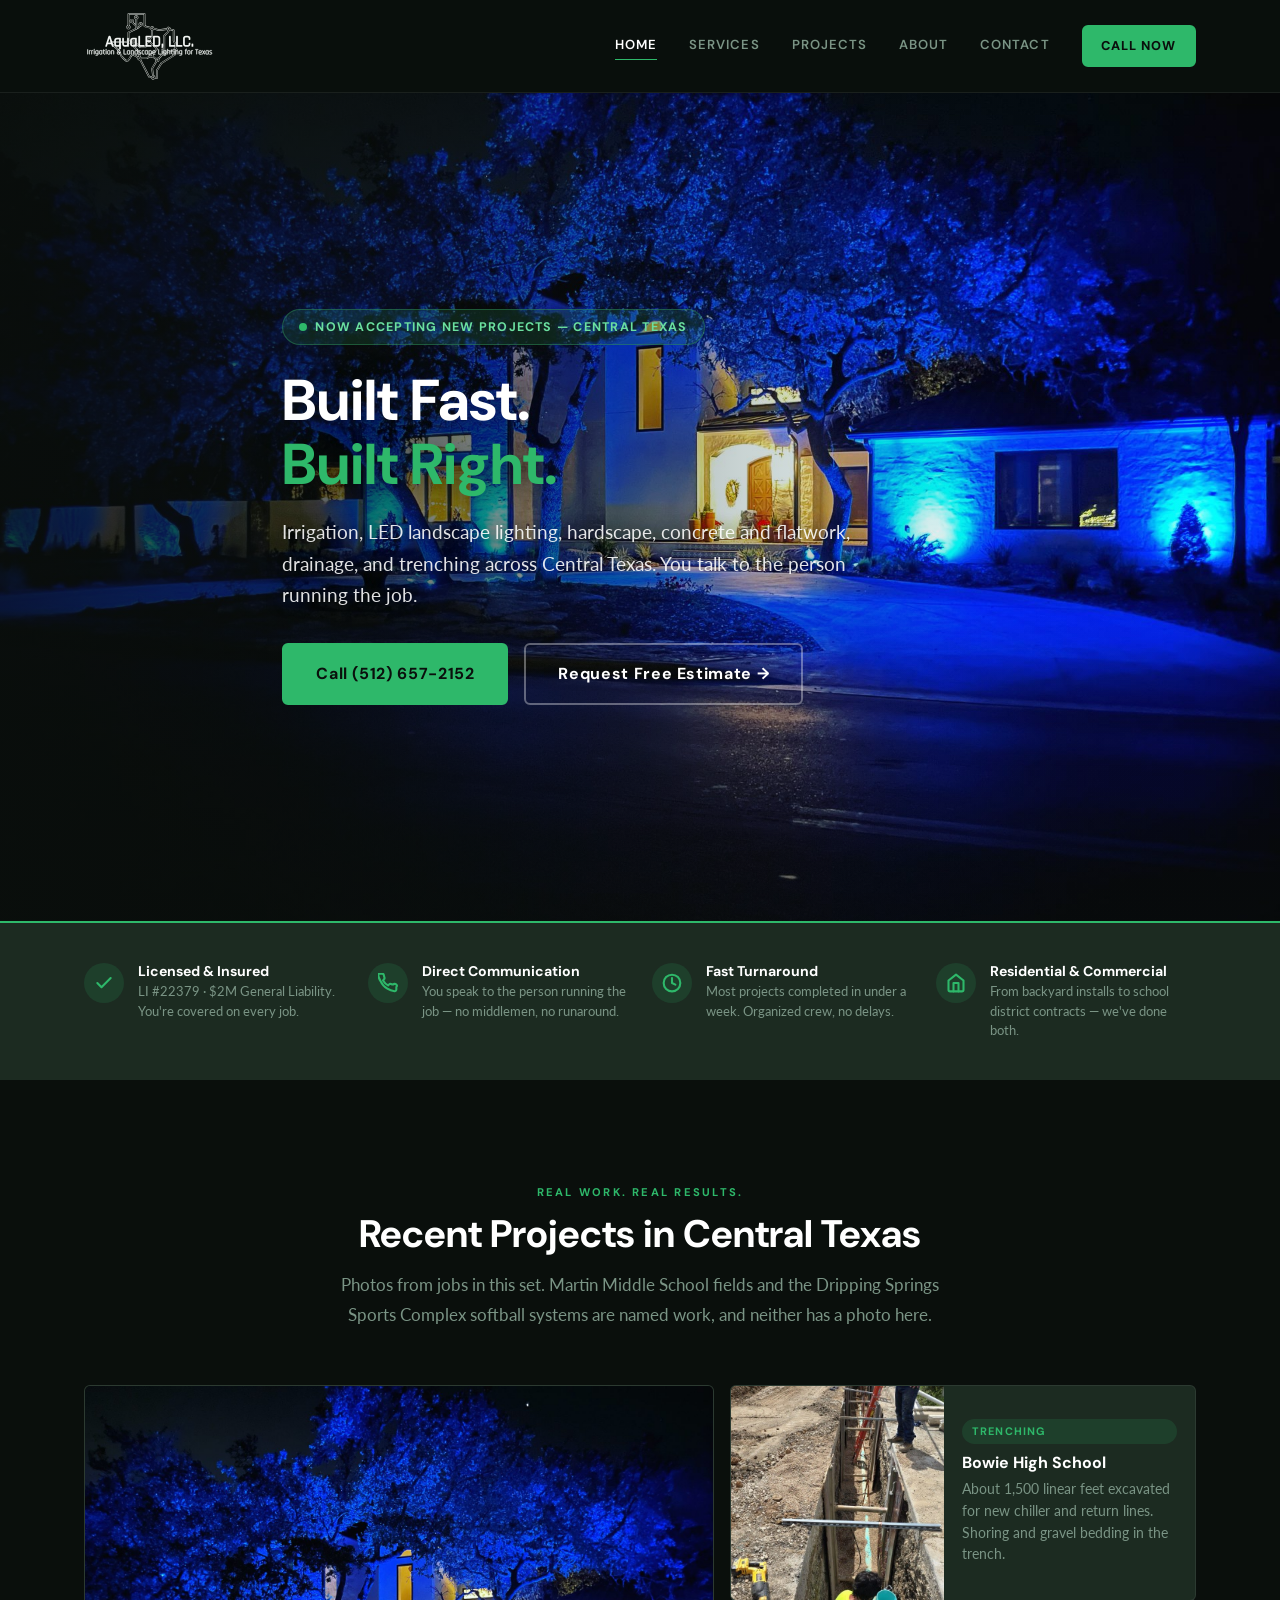
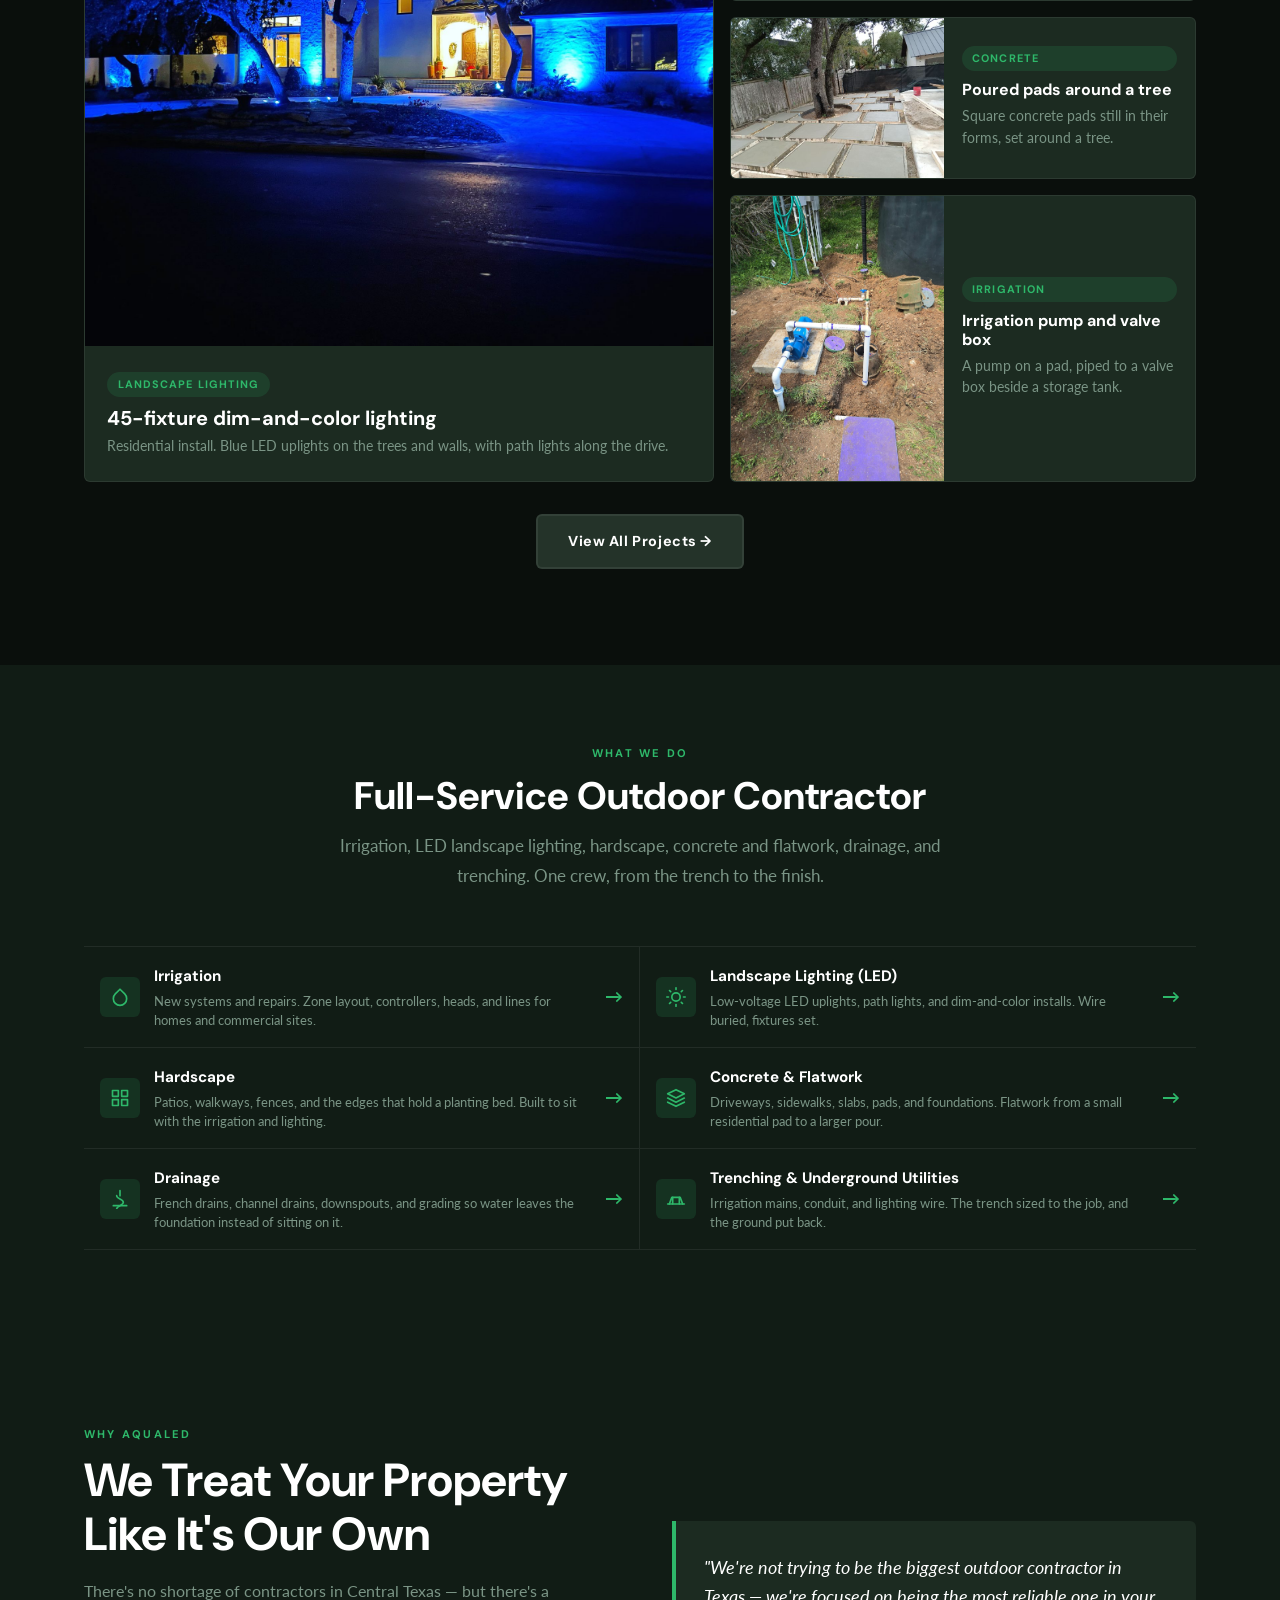
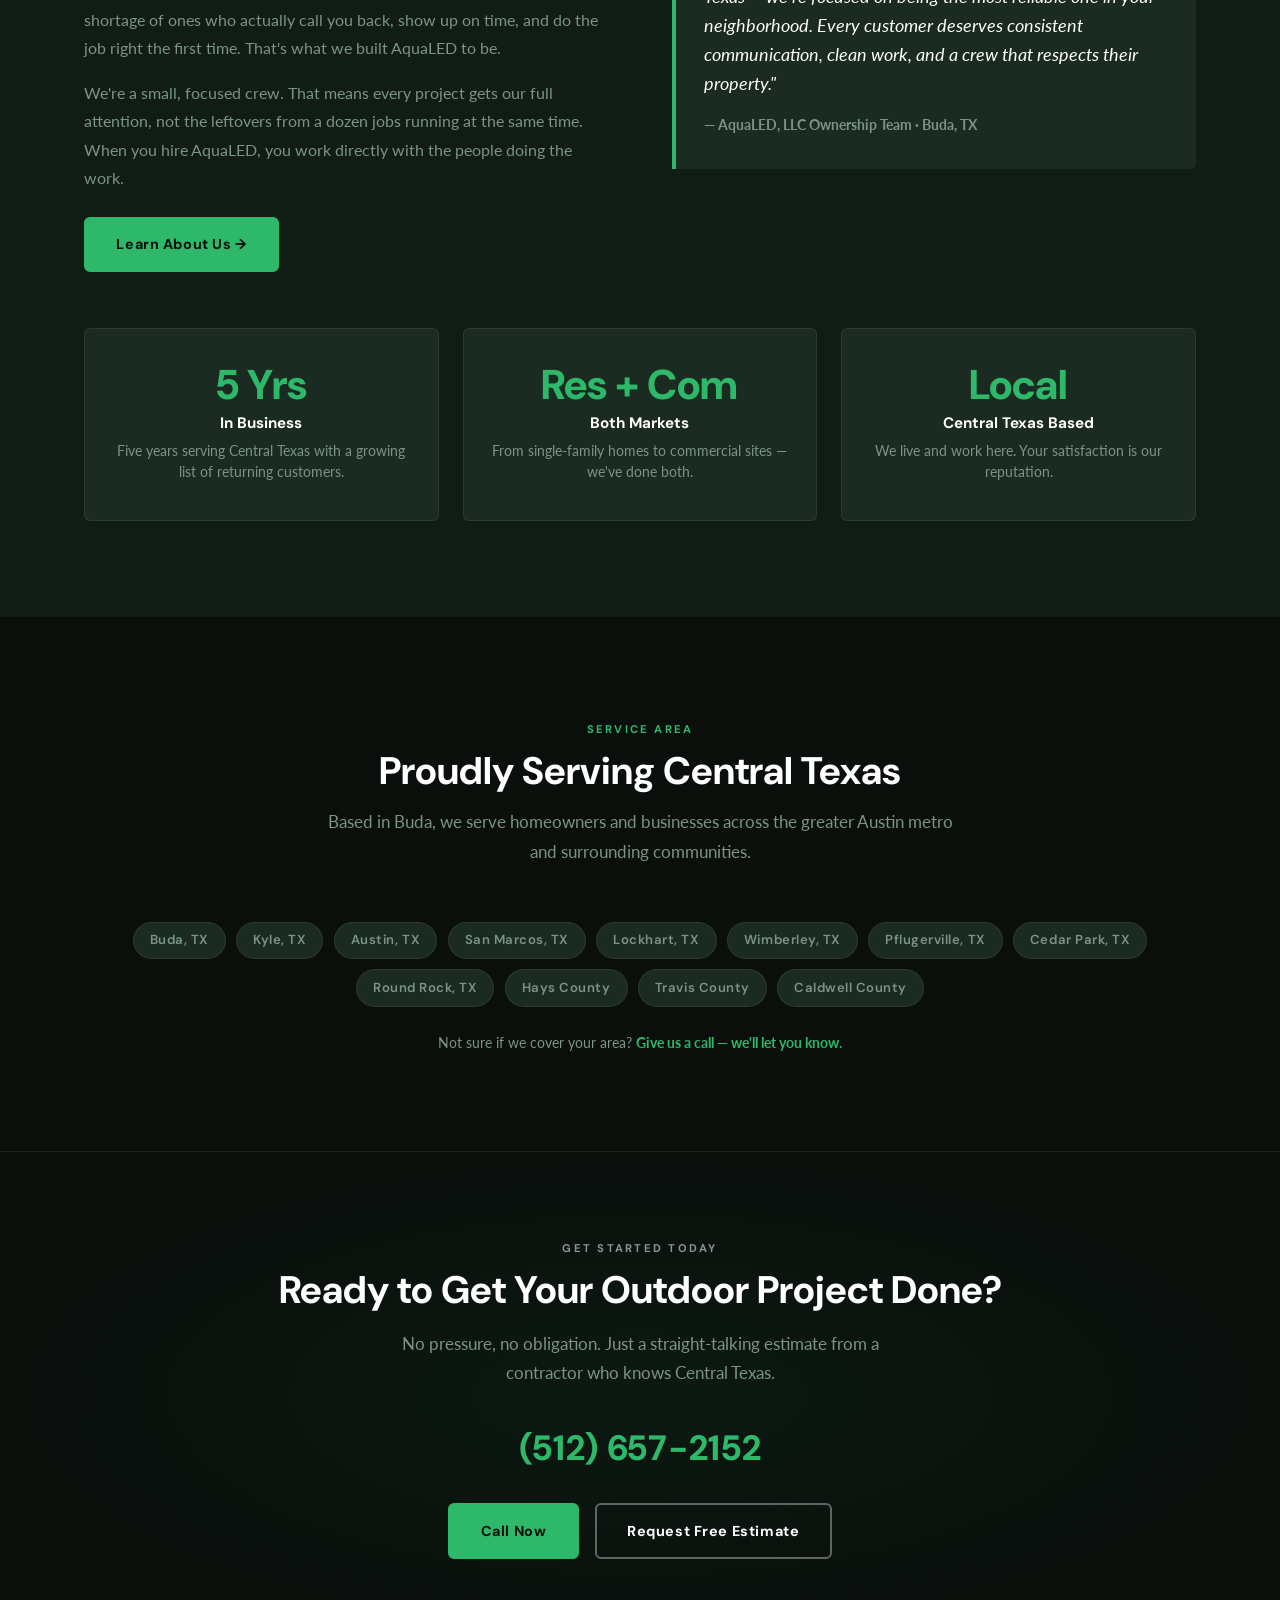
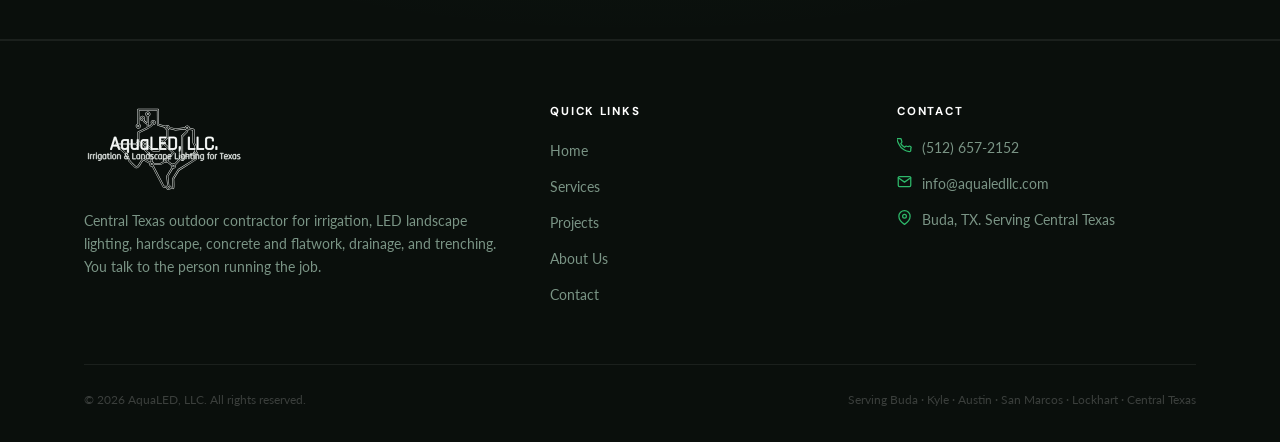
<file: index.html>
<!DOCTYPE html>
<html lang="en">
<head>
  <meta charset="UTF-8" />
  <meta name="viewport" content="width=device-width, initial-scale=1.0" />
  <title>AquaLED, LLC — Irrigation, Lighting, Hardscape, Concrete, Drainage &amp; Trenching | Central Texas</title>
  <meta name="description" content="AquaLED, LLC is a Buda outdoor contractor for irrigation, LED landscape lighting, hardscape, concrete and flatwork, drainage, and trenching across Central Texas." />
  <link rel="canonical" href="https://www.aqualedllc.com/" />
  <link rel="icon" href="favicon.ico" sizes="32x32" />
  <link rel="apple-touch-icon" href="assets/logos/apple-touch-icon.png" />
  <meta property="og:type" content="website" />
  <meta property="og:site_name" content="AquaLED, LLC" />
  <meta property="og:title" content="AquaLED, LLC — Outdoor contractor in Buda, TX" />
  <meta property="og:description" content="Irrigation, LED landscape lighting, hardscape, concrete and flatwork, drainage, and trenching across Central Texas." />
  <meta property="og:url" content="https://www.aqualedllc.com/" />
  <meta property="og:image" content="https://www.aqualedllc.com/assets/photos/web/lighting-blue.jpg" />
  <meta property="og:image:alt" content="Residence at night with blue LED uplights on the trees and walls" />
  <meta name="twitter:card" content="summary_large_image" />
  <meta name="twitter:title" content="AquaLED, LLC — Outdoor contractor in Buda, TX" />
  <meta name="twitter:description" content="Irrigation, LED landscape lighting, hardscape, concrete and flatwork, drainage, and trenching across Central Texas." />
  <meta name="twitter:image" content="https://www.aqualedllc.com/assets/photos/web/lighting-blue.jpg" />

  <!-- Google Fonts -->
  <link rel="preconnect" href="https://fonts.googleapis.com" />
  <link rel="preconnect" href="https://fonts.gstatic.com" crossorigin />
  <link href="https://fonts.googleapis.com/css2?family=DM+Sans:wght@400;500;600;700;800&family=Lato:wght@400;700&display=swap" rel="stylesheet" />

  <link rel="stylesheet" href="style.css" />

  <!-- Homepage-specific styles -->
  <style>
    /* ── HERO ───────────────────────────────────────── */
    .home-hero {
      min-height: 92vh;
      display: flex;
      align-items: center;
      position: relative;
      overflow: hidden;
      background: #0a0f0c;
      margin: 0;
      padding: 0;
    }

    .home-hero .hero-photo {
      position: absolute;
      inset: 0;
      width: 100%;
      height: 100%;
      object-fit: cover;
      object-position: center 40%;
      z-index: 0;
    }

    /* Gradient only on the text side so the blue-lit house stays visible. */
    .home-hero::before {
      content: '';
      position: absolute;
      inset: 0;
      z-index: 1;
      background:
        linear-gradient(to right,
          rgba(10,15,12,0.82) 0%,
          rgba(10,15,12,0.55) 32%,
          rgba(10,15,12,0.18) 58%,
          rgba(10,15,12,0.04) 78%,
          transparent 100%),
        linear-gradient(to top,
          rgba(10,15,12,0.45) 0%,
          transparent 38%);
    }

    .home-hero .container,
    .home-hero .hero-scroll { position: relative; z-index: 2; }

    .hero-content {
      max-width: 640px;
    }

    .hero-badge {
      display: inline-flex;
      align-items: center;
      gap: 0.5rem;
      background: rgba(46,139,87,0.2);
      border: 1px solid rgba(46,139,87,0.5);
      color: #6be0a0;
      font-family: 'DM Sans', sans-serif;
      font-size: 0.78rem;
      font-weight: 700;
      letter-spacing: 0.1em;
      text-transform: uppercase;
      padding: 0.4rem 1rem;
      border-radius: 30px;
      margin-bottom: 1.5rem;
    }

    .hero-badge::before {
      content: '';
      width: 8px;
      height: 8px;
      background: var(--green);
      border-radius: 50%;
      animation: pulse 2s infinite;
    }

    @keyframes pulse {
      0%, 100% { opacity: 1; transform: scale(1); }
      50% { opacity: 0.5; transform: scale(1.3); }
    }

    .home-hero h1 {
      color: var(--white);
      font-size: clamp(2.2rem, 5.5vw, 3.6rem);
      line-height: 1.1;
      margin-bottom: 1.25rem;
      text-shadow: 0 2px 28px rgba(10,15,12,0.7);
    }

    .home-hero h1 em {
      font-style: normal;
      color: var(--green);
    }

    .hero-sub {
      color: rgba(255,255,255,0.88);
      font-size: clamp(1rem, 2vw, 1.2rem);
      max-width: 580px;
      margin-bottom: 2rem;
      line-height: 1.65;
      text-shadow: 0 1px 16px rgba(10,15,12,0.75);
    }

    .hero-ctas {
      display: flex;
      gap: 1rem;
      flex-wrap: wrap;
    }

    .hero-ctas .btn-primary { font-size: 1rem; padding: 0.95rem 2rem; }
    .hero-ctas .btn-outline  { font-size: 1rem; padding: 0.95rem 2rem; }

    .hero-scroll {
      position: absolute;
      bottom: 2rem;
      left: 50%;
      transform: translateX(-50%);
      color: rgba(255,255,255,0.45);
      font-size: 0.75rem;
      font-family: 'DM Sans', sans-serif;
      letter-spacing: 0.1em;
      text-transform: uppercase;
      text-align: center;
    }
    .hero-scroll::after {
      content: '↓';
      display: block;
      margin-top: 0.3rem;
      font-size: 1rem;
      animation: bounce 1.8s infinite;
    }
    @keyframes bounce {
      0%, 100% { transform: translateY(0); }
      50% { transform: translateY(6px); }
    }

    /* ── WHY CHOOSE ─────────────────────────────────── */
    .why-section { background: var(--charcoal); }

    .why-intro {
      display: grid;
      grid-template-columns: 1fr 1fr;
      gap: 4rem;
      align-items: center;
      margin-bottom: 3.5rem;
    }

    .why-text h2 {
      font-size: clamp(2rem, 4vw, 2.9rem);
      line-height: 1.15;
      margin-bottom: 1rem;
    }
    .why-text p {
      color: var(--muted);
      margin-top: 0;
      margin-bottom: 1rem;
      font-size: 1.02rem;
      line-height: 1.75;
    }

    .why-quote {
      background: var(--surface);
      border-left: 4px solid var(--green);
      padding: 2rem 2rem 2rem 1.75rem;
      border-radius: 0 var(--radius) var(--radius) 0;
    }

    .why-quote blockquote {
      font-size: 1.1rem;
      color: var(--white);
      font-style: italic;
      line-height: 1.65;
    }

    .why-quote cite {
      display: block;
      margin-top: 1rem;
      font-size: 0.85rem;
      color: var(--muted);
      font-style: normal;
      font-weight: 700;
    }

    @media (max-width: 768px) {
      .why-intro { grid-template-columns: 1fr; gap: 2rem; }
    }

    /* ── PROJECTS (photo-forward) ───────────────────── */
    .projects-section { background: var(--black); }

    .projects-feature {
      display: grid;
      grid-template-columns: 1.35fr 1fr;
      gap: 1rem;
      align-items: stretch;
    }

    .projects-feature .project-card {
      background: var(--surface);
      border: 1px solid var(--border);
      border-radius: var(--radius);
      overflow: hidden;
      display: flex;
      flex-direction: column;
    }

    .projects-feature .project-card.feature .project-img {
      height: auto;
      flex: 1;
      min-height: 380px;
    }

    .projects-feature .project-card.feature .project-body h3 {
      font-size: 1.25rem;
    }

    .projects-feature .project-side {
      display: flex;
      flex-direction: column;
      gap: 1rem;
    }

    .projects-feature .project-side .project-card {
      flex-direction: row;
      min-height: 0;
    }

    .projects-feature .project-side .project-img {
      width: 46%;
      min-width: 140px;
      height: auto;
      min-height: 132px;
      flex: 0 0 46%;
    }

    .projects-feature .project-side .project-body {
      padding: 1rem 1.1rem;
      display: flex;
      flex-direction: column;
      justify-content: center;
    }

    /* ── COMPACT SERVICES ───────────────────────────── */
    .services-section { background: var(--charcoal); padding-top: 72px; padding-bottom: 72px; }

    .services-compact {
      display: grid;
      grid-template-columns: 1fr 1fr;
      gap: 0;
      border-top: 1px solid var(--border);
    }

    a.service-tile {
      display: grid;
      grid-template-columns: 40px 1fr auto;
      gap: 0.85rem;
      align-items: center;
      padding: 1.05rem 1rem;
      border-bottom: 1px solid var(--border);
      text-decoration: none;
      color: inherit;
      transition: background var(--transition);
    }
    a.service-tile:nth-child(odd) { border-right: 1px solid var(--border); }
    a.service-tile:hover { background: var(--surface); }

    .service-tile-icon {
      width: 40px;
      height: 40px;
      border-radius: var(--radius);
      background: var(--green-dim);
      color: var(--green);
      display: flex;
      align-items: center;
      justify-content: center;
      flex-shrink: 0;
    }

    .service-tile-text strong {
      display: block;
      font-family: 'DM Sans', sans-serif;
      font-size: 0.95rem;
      font-weight: 700;
      color: var(--white);
      margin-bottom: 0.15rem;
    }
    .service-tile-text span {
      display: block;
      font-size: 0.82rem;
      color: var(--muted);
      line-height: 1.45;
    }
    .service-tile-arrow {
      color: var(--green);
      font-weight: 700;
      font-size: 1.1rem;
      padding-left: 0.25rem;
    }

    .why-grid-three {
      grid-template-columns: repeat(3, 1fr);
    }

    @media (max-width: 900px) {
      .projects-feature { grid-template-columns: 1fr; }
      .projects-feature .project-card.feature .project-img { min-height: 260px; }
    }

    @media (max-width: 768px) {
      .home-hero::before {
        background:
          linear-gradient(to bottom,
            rgba(10,15,12,0.58) 0%,
            rgba(10,15,12,0.28) 42%,
            rgba(10,15,12,0.55) 100%),
          linear-gradient(to right,
            rgba(10,15,12,0.4) 0%,
            rgba(10,15,12,0.1) 100%);
      }
      .why-grid-three { grid-template-columns: 1fr; }
      .services-compact { grid-template-columns: 1fr; }
      a.service-tile:nth-child(odd) { border-right: 0; }
    }

    @media (max-width: 520px) {
      .projects-feature .project-side .project-card { flex-direction: column; }
      .projects-feature .project-side .project-img {
        width: 100%;
        flex: none;
        height: 160px;
        min-height: 160px;
      }
    }

  </style>
</head>
<body>

  <!-- Nav injected by components.js -->
  <script src="components.js"></script>

  <!-- ══════════════════════════════════════════════
       HERO SECTION
  ══════════════════════════════════════════════ -->
  <section class="home-hero">
    <img class="hero-photo" src="assets/photos/web/lighting-blue.jpg" width="1920" height="1440" alt="Residence at night with blue LED uplights on the trees and walls" />
    <div class="container">
      <div class="hero-content">
        <div class="hero-badge">Now Accepting New Projects — Central Texas</div>
        <h1>Built Fast.<br><em>Built Right.</em></h1>
        <p class="hero-sub">
          Irrigation, LED landscape lighting, hardscape, concrete and flatwork, drainage, and trenching across Central Texas. You talk to the person running the job.
        </p>
        <div class="hero-ctas">
          <a href="tel:+15126572152" class="btn btn-primary">Call (512) 657-2152</a>
          <a href="contact.html" class="btn btn-outline">Request Free Estimate →</a>
        </div>
      </div>
    </div>
    <div class="hero-scroll">Scroll to explore</div>
  </section>

  <!-- ══════════════════════════════════════════════
       TRUST BAR
  ══════════════════════════════════════════════ -->
  <div class="trust-bar">
    <div class="container">
      <div class="trust-items">
        <div class="trust-item">
          <div class="trust-icon">
            <svg width="20" height="20" viewBox="0 0 24 24" fill="none" stroke="currentColor" stroke-width="2.5" stroke-linecap="round" stroke-linejoin="round"><polyline points="20 6 9 17 4 12"/></svg>
          </div>
          <div>
            <h4>Licensed &amp; Insured</h4>
            <p>LI #22379 · $2M General Liability. You're covered on every job.</p>
          </div>
        </div>
        <div class="trust-item">
          <div class="trust-icon">
            <svg width="20" height="20" viewBox="0 0 24 24" fill="none" stroke="currentColor" stroke-width="2.5" stroke-linecap="round" stroke-linejoin="round"><path d="M22 16.92v3a2 2 0 01-2.18 2 19.79 19.79 0 01-8.63-3.07A19.5 19.5 0 013.07 9.81a19.79 19.79 0 01-3.07-8.67A2 2 0 012 .84h3a2 2 0 012 1.72c.127.96.361 1.903.7 2.81a2 2 0 01-.45 2.11L6.09 8.91a16 16 0 006 6l1.27-1.27a2 2 0 012.11-.45c.907.339 1.85.573 2.81.7A2 2 0 0122 16.92z"/></svg>
          </div>
          <div>
            <h4>Direct Communication</h4>
            <p>You speak to the person running the job — no middlemen, no runaround.</p>
          </div>
        </div>
        <div class="trust-item">
          <div class="trust-icon">
            <svg width="20" height="20" viewBox="0 0 24 24" fill="none" stroke="currentColor" stroke-width="2.5" stroke-linecap="round" stroke-linejoin="round"><circle cx="12" cy="12" r="10"/><polyline points="12 6 12 12 16 14"/></svg>
          </div>
          <div>
            <h4>Fast Turnaround</h4>
            <p>Most projects completed in under a week. Organized crew, no delays.</p>
          </div>
        </div>
        <div class="trust-item">
          <div class="trust-icon">
            <svg width="20" height="20" viewBox="0 0 24 24" fill="none" stroke="currentColor" stroke-width="2.5" stroke-linecap="round" stroke-linejoin="round"><path d="M3 9l9-7 9 7v11a2 2 0 01-2 2H5a2 2 0 01-2-2z"/><polyline points="9 22 9 12 15 12 15 22"/></svg>
          </div>
          <div>
            <h4>Residential &amp; Commercial</h4>
            <p>From backyard installs to school district contracts — we've done both.</p>
          </div>
        </div>
      </div>
    </div>
  </div>

  <!-- ══════════════════════════════════════════════
       REAL PROJECTS / RESULTS  (moved up, photo-forward)
  ══════════════════════════════════════════════ -->
  <section class="projects-section">
    <div class="container">
      <div class="section-header">
        <span class="section-label">Real Work. Real Results.</span>
        <h2>Recent Projects in Central Texas</h2>
        <p>Photos from jobs in this set. Martin Middle School fields and the Dripping Springs Sports Complex softball systems are named work, and neither has a photo here.</p>
      </div>

      <div class="projects-feature">
        <div class="project-card feature">
          <div class="project-img">
            <img src="assets/photos/web/lighting-blue.jpg" width="1920" height="1440" alt="Residence at night with blue LED uplights on the trees and walls" decoding="async">
          </div>
          <div class="project-body">
            <span class="project-tag">Landscape Lighting</span>
            <h3>45-fixture dim-and-color lighting</h3>
            <p>Residential install. Blue LED uplights on the trees and walls, with path lights along the drive.</p>
          </div>
        </div>

        <div class="project-side">
          <div class="project-card">
            <div class="project-img">
              <img src="assets/photos/web/bowie-trench.jpg" width="564" height="564" alt="Shoring and gravel bedding in the Bowie High School utility trench" loading="lazy" decoding="async">
            </div>
            <div class="project-body">
              <span class="project-tag">Trenching</span>
              <h3>Bowie High School</h3>
              <p>About 1,500 linear feet excavated for new chiller and return lines. Shoring and gravel bedding in the trench.</p>
            </div>
          </div>

          <div class="project-card">
            <div class="project-img">
              <img src="assets/photos/web/concrete-pads.jpg" width="640" height="480" alt="Square concrete pads poured in forms around a tree" loading="lazy" decoding="async">
            </div>
            <div class="project-body">
              <span class="project-tag">Concrete</span>
              <h3>Poured pads around a tree</h3>
              <p>Square concrete pads still in their forms, set around a tree.</p>
            </div>
          </div>

          <div class="project-card">
            <div class="project-img">
              <img src="assets/photos/web/irrigation-pump.jpg" width="1050" height="1400" alt="Irrigation pump on a concrete pad piped to a valve box beside a storage tank" loading="lazy" decoding="async">
            </div>
            <div class="project-body">
              <span class="project-tag">Irrigation</span>
              <h3>Irrigation pump and valve box</h3>
              <p>A pump on a pad, piped to a valve box beside a storage tank.</p>
            </div>
          </div>
        </div>
      </div>

      <div class="text-center mt-2">
        <a href="gallery.html" class="btn btn-dark">View All Projects →</a>
      </div>
    </div>
  </section>

  <!-- ══════════════════════════════════════════════
       SERVICES PREVIEW  (compact tiles)
  ══════════════════════════════════════════════ -->
  <section class="services-section">
    <div class="container">
      <div class="section-header">
        <span class="section-label">What We Do</span>
        <h2>Full-Service Outdoor Contractor</h2>
        <p>Irrigation, LED landscape lighting, hardscape, concrete and flatwork, drainage, and trenching. One crew, from the trench to the finish.</p>
      </div>

      <div class="services-compact">
        <a class="service-tile" href="services.html#irrigation">
          <span class="service-tile-icon">
            <svg width="20" height="20" viewBox="0 0 24 24" fill="none" stroke="currentColor" stroke-width="2" stroke-linecap="round" stroke-linejoin="round"><path d="M12 2.69l5.66 5.66a8 8 0 11-11.31 0z"/></svg>
          </span>
          <span class="service-tile-text">
            <strong>Irrigation</strong>
            <span>New systems and repairs. Zone layout, controllers, heads, and lines for homes and commercial sites.</span>
          </span>
          <span class="service-tile-arrow" aria-hidden="true">→</span>
        </a>

        <a class="service-tile" href="services.html#lighting">
          <span class="service-tile-icon">
            <svg width="20" height="20" viewBox="0 0 24 24" fill="none" stroke="currentColor" stroke-width="2" stroke-linecap="round" stroke-linejoin="round"><circle cx="12" cy="12" r="5"/><line x1="12" y1="1" x2="12" y2="3"/><line x1="12" y1="21" x2="12" y2="23"/><line x1="4.22" y1="4.22" x2="5.64" y2="5.64"/><line x1="18.36" y1="18.36" x2="19.78" y2="19.78"/><line x1="1" y1="12" x2="3" y2="12"/><line x1="21" y1="12" x2="23" y2="12"/><line x1="4.22" y1="19.78" x2="5.64" y2="18.36"/><line x1="18.36" y1="5.64" x2="19.78" y2="4.22"/></svg>
          </span>
          <span class="service-tile-text">
            <strong>Landscape Lighting (LED)</strong>
            <span>Low-voltage LED uplights, path lights, and dim-and-color installs. Wire buried, fixtures set.</span>
          </span>
          <span class="service-tile-arrow" aria-hidden="true">→</span>
        </a>

        <a class="service-tile" href="services.html#hardscape">
          <span class="service-tile-icon">
            <svg width="20" height="20" viewBox="0 0 24 24" fill="none" stroke="currentColor" stroke-width="2" stroke-linecap="round" stroke-linejoin="round"><rect x="3" y="3" width="7" height="7"/><rect x="14" y="3" width="7" height="7"/><rect x="3" y="14" width="7" height="7"/><rect x="14" y="14" width="7" height="7"/></svg>
          </span>
          <span class="service-tile-text">
            <strong>Hardscape</strong>
            <span>Patios, walkways, fences, and the edges that hold a planting bed. Built to sit with the irrigation and lighting.</span>
          </span>
          <span class="service-tile-arrow" aria-hidden="true">→</span>
        </a>

        <a class="service-tile" href="services.html#concrete">
          <span class="service-tile-icon">
            <svg width="20" height="20" viewBox="0 0 24 24" fill="none" stroke="currentColor" stroke-width="2" stroke-linecap="round" stroke-linejoin="round"><polygon points="12 2 2 7 12 12 22 7 12 2"/><polyline points="2 17 12 22 22 17"/><polyline points="2 12 12 17 22 12"/></svg>
          </span>
          <span class="service-tile-text">
            <strong>Concrete &amp; Flatwork</strong>
            <span>Driveways, sidewalks, slabs, pads, and foundations. Flatwork from a small residential pad to a larger pour.</span>
          </span>
          <span class="service-tile-arrow" aria-hidden="true">→</span>
        </a>

        <a class="service-tile" href="services.html#drainage">
          <span class="service-tile-icon">
            <svg width="20" height="20" viewBox="0 0 24 24" fill="none" stroke="currentColor" stroke-width="2" stroke-linecap="round" stroke-linejoin="round"><path d="M12 2v6"/><path d="M8 8c0 4 8 4 8 8s-8 4-8 8"/><path d="M4 20h16"/></svg>
          </span>
          <span class="service-tile-text">
            <strong>Drainage</strong>
            <span>French drains, channel drains, downspouts, and grading so water leaves the foundation instead of sitting on it.</span>
          </span>
          <span class="service-tile-arrow" aria-hidden="true">→</span>
        </a>

        <a class="service-tile" href="services.html#trenching">
          <span class="service-tile-icon">
            <svg width="20" height="20" viewBox="0 0 24 24" fill="none" stroke="currentColor" stroke-width="2" stroke-linecap="round" stroke-linejoin="round"><path d="M2 18h20"/><path d="M4 18l3-8h10l3 8"/><path d="M8 18V10"/><path d="M16 18V10"/></svg>
          </span>
          <span class="service-tile-text">
            <strong>Trenching &amp; Underground Utilities</strong>
            <span>Irrigation mains, conduit, and lighting wire. The trench sized to the job, and the ground put back.</span>
          </span>
          <span class="service-tile-arrow" aria-hidden="true">→</span>
        </a>
      </div>
    </div>
  </section>

  <!-- ══════════════════════════════════════════════
       WHY CHOOSE US
  ══════════════════════════════════════════════ -->
  <section class="why-section">
    <div class="container">
      <div class="why-intro">
        <div class="why-text">
          <span class="section-label">Why AquaLED</span>
          <h2>We Treat Your Property Like It's Our Own</h2>
          <p>There's no shortage of contractors in Central Texas — but there's a shortage of ones who actually call you back, show up on time, and do the job right the first time. That's what we built AquaLED to be.</p>
          <p>We're a small, focused crew. That means every project gets our full attention, not the leftovers from a dozen jobs running at the same time. When you hire AquaLED, you work directly with the people doing the work.</p>
          <div style="margin-top:1.5rem;">
            <a href="about.html" class="btn btn-primary">Learn About Us →</a>
          </div>
        </div>
        <div class="why-quote">
          <blockquote>
            "We're not trying to be the biggest outdoor contractor in Texas — we're focused on being the most reliable one in your neighborhood. Every customer deserves consistent communication, clean work, and a crew that respects their property."
          </blockquote>
          <cite>— AquaLED, LLC Ownership Team · Buda, TX</cite>
        </div>
      </div>

      <div class="why-grid why-grid-three">
        <div class="why-item">
          <div class="why-number">5 Yrs</div>
          <h3>In Business</h3>
          <p>Five years serving Central Texas with a growing list of returning customers.</p>
        </div>
        <div class="why-item">
          <div class="why-number">Res + Com</div>
          <h3>Both Markets</h3>
          <p>From single-family homes to commercial sites — we've done both.</p>
        </div>
        <div class="why-item">
          <div class="why-number">Local</div>
          <h3>Central Texas Based</h3>
          <p>We live and work here. Your satisfaction is our reputation.</p>
        </div>
      </div>
    </div>
  </section>

  <!-- ══════════════════════════════════════════════
       SERVICE AREA
  ══════════════════════════════════════════════ -->
  <section class="area-section">
    <div class="container">
      <div class="section-header">
        <span class="section-label">Service Area</span>
        <h2>Proudly Serving Central Texas</h2>
        <p>Based in Buda, we serve homeowners and businesses across the greater Austin metro and surrounding communities.</p>
      </div>

      <div class="area-tags" style="justify-content:center;">
        <span class="area-tag">Buda, TX</span>
        <span class="area-tag">Kyle, TX</span>
        <span class="area-tag">Austin, TX</span>
        <span class="area-tag">San Marcos, TX</span>
        <span class="area-tag">Lockhart, TX</span>
        <span class="area-tag">Wimberley, TX</span>
        <span class="area-tag">Pflugerville, TX</span>
        <span class="area-tag">Cedar Park, TX</span>
        <span class="area-tag">Round Rock, TX</span>
        <span class="area-tag">Hays County</span>
        <span class="area-tag">Travis County</span>
        <span class="area-tag">Caldwell County</span>
      </div>

      <p style="text-align:center;margin-top:1.5rem;color:var(--muted);font-size:0.9rem;">
        Not sure if we cover your area? <a href="contact.html" style="color:var(--green);font-weight:700;">Give us a call — we'll let you know.</a>
      </p>
    </div>
  </section>

  <!-- ══════════════════════════════════════════════
       CTA BANNER
  ══════════════════════════════════════════════ -->
  <section class="cta-banner">
    <div class="container">
      <span class="section-label" style="color:rgba(255,255,255,0.55);">Get Started Today</span>
      <h2>Ready to Get Your Outdoor Project Done?</h2>
      <p>No pressure, no obligation. Just a straight-talking estimate from a contractor who knows Central Texas.</p>
      <a href="tel:+15126572152" class="cta-phone">(512) 657-2152</a>
      <div class="cta-buttons">
        <a href="tel:+15126572152" class="btn btn-primary">Call Now</a>
        <a href="contact.html" class="btn btn-outline">Request Free Estimate</a>
      </div>
    </div>
  </section>

  <!-- Footer -->
  <div id="footer-placeholder"></div>

</body>

</html>
</file>
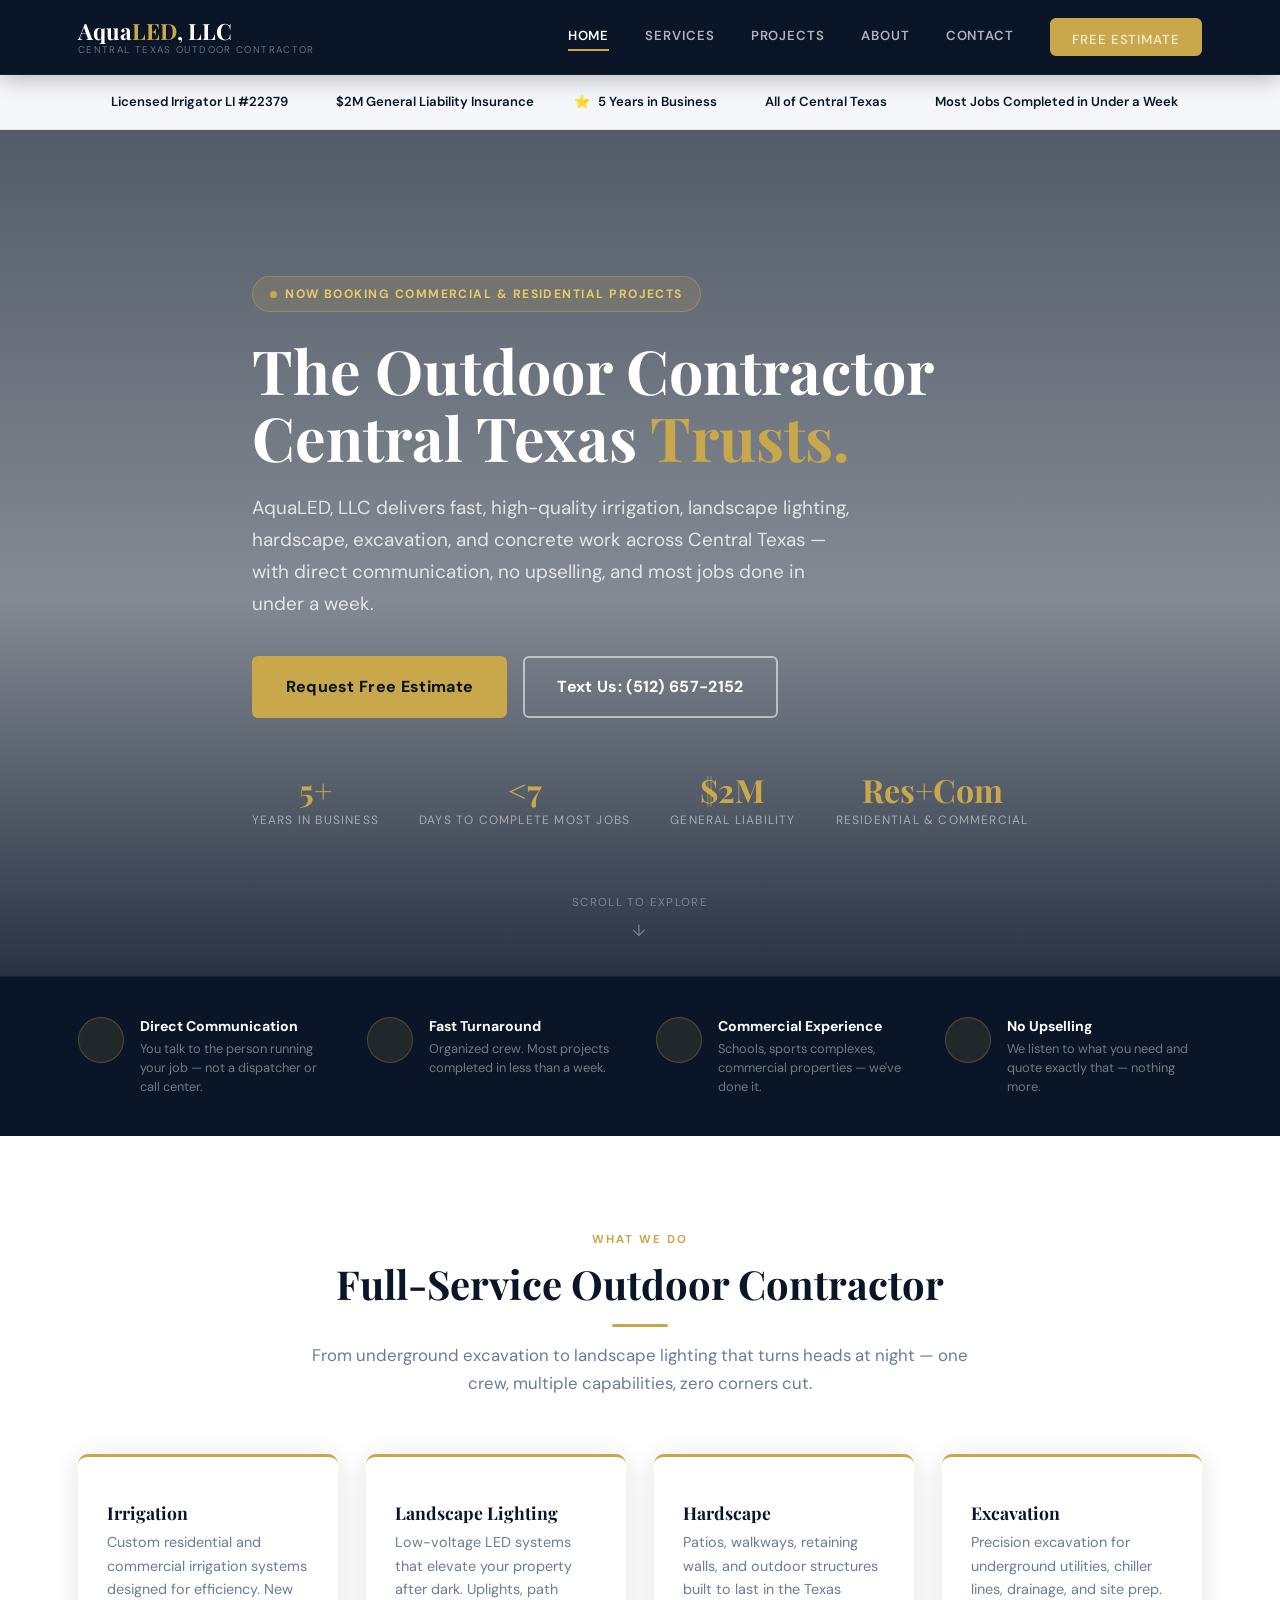
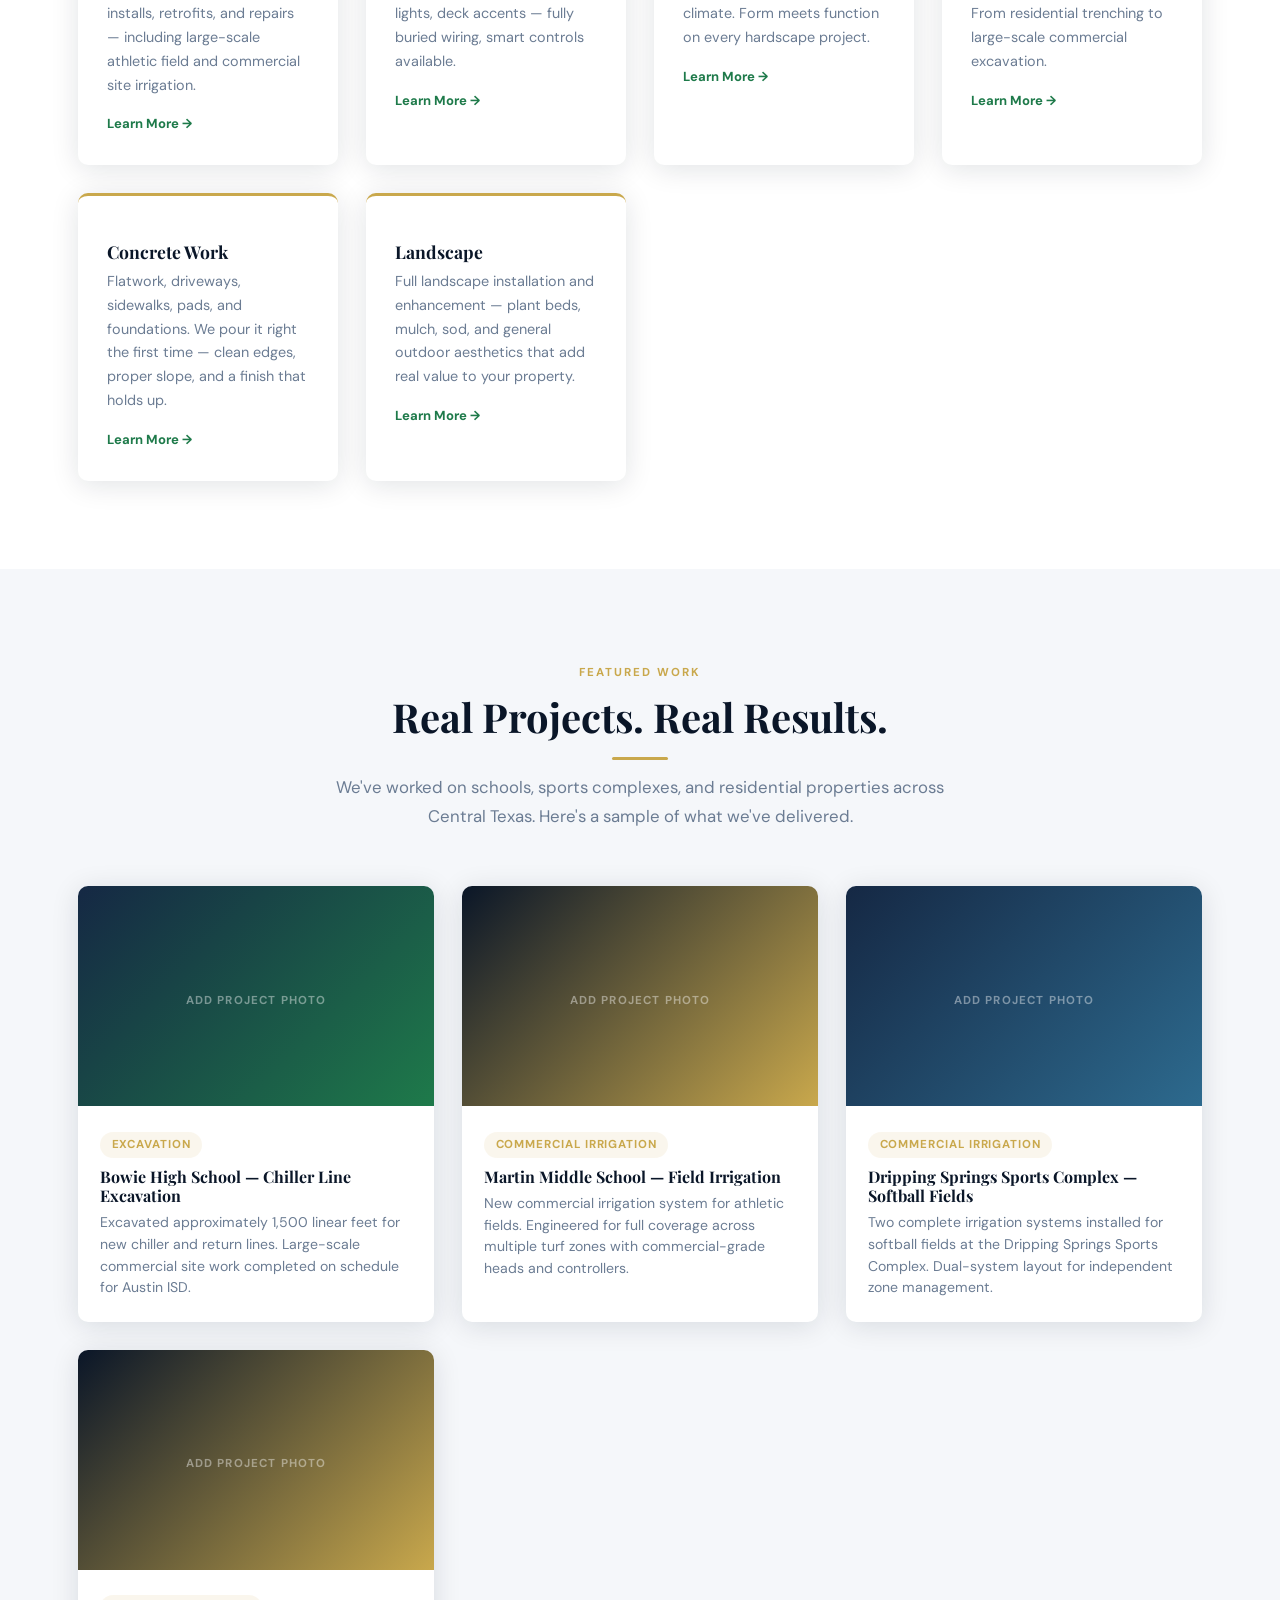
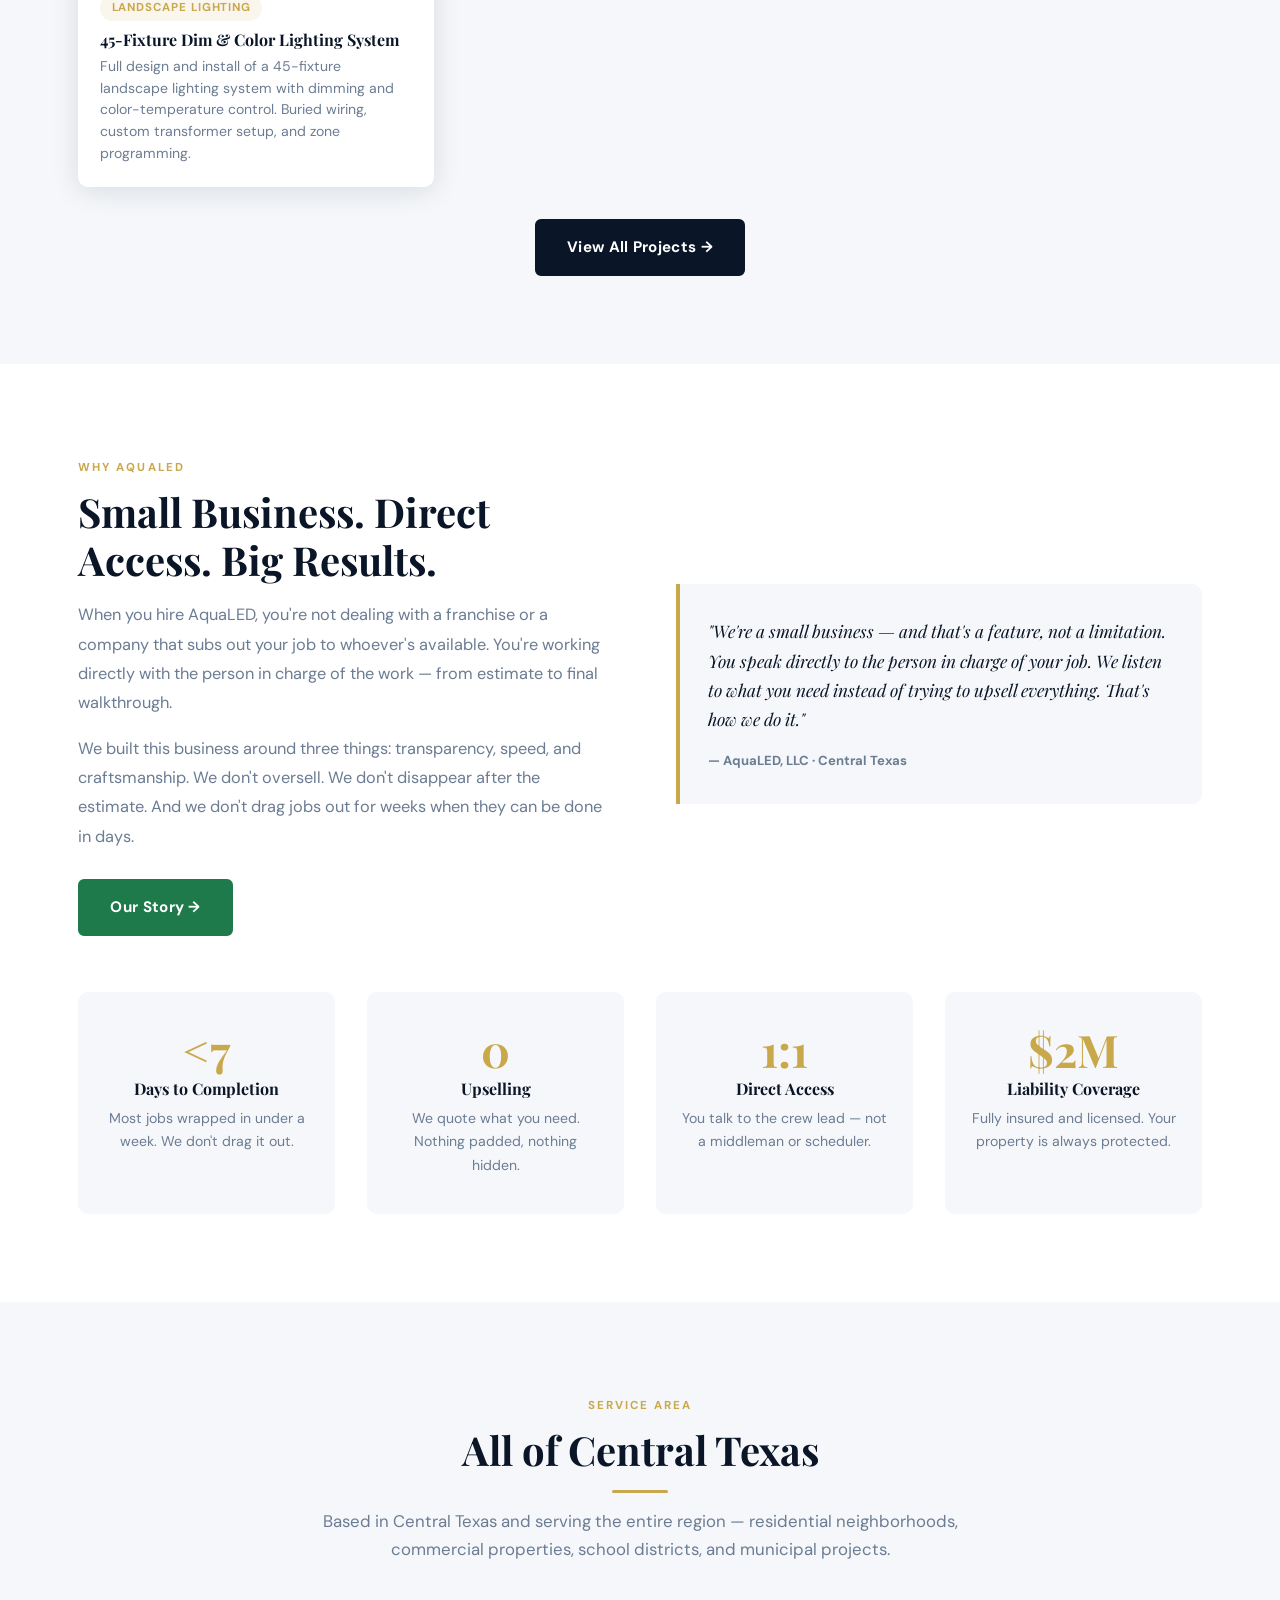
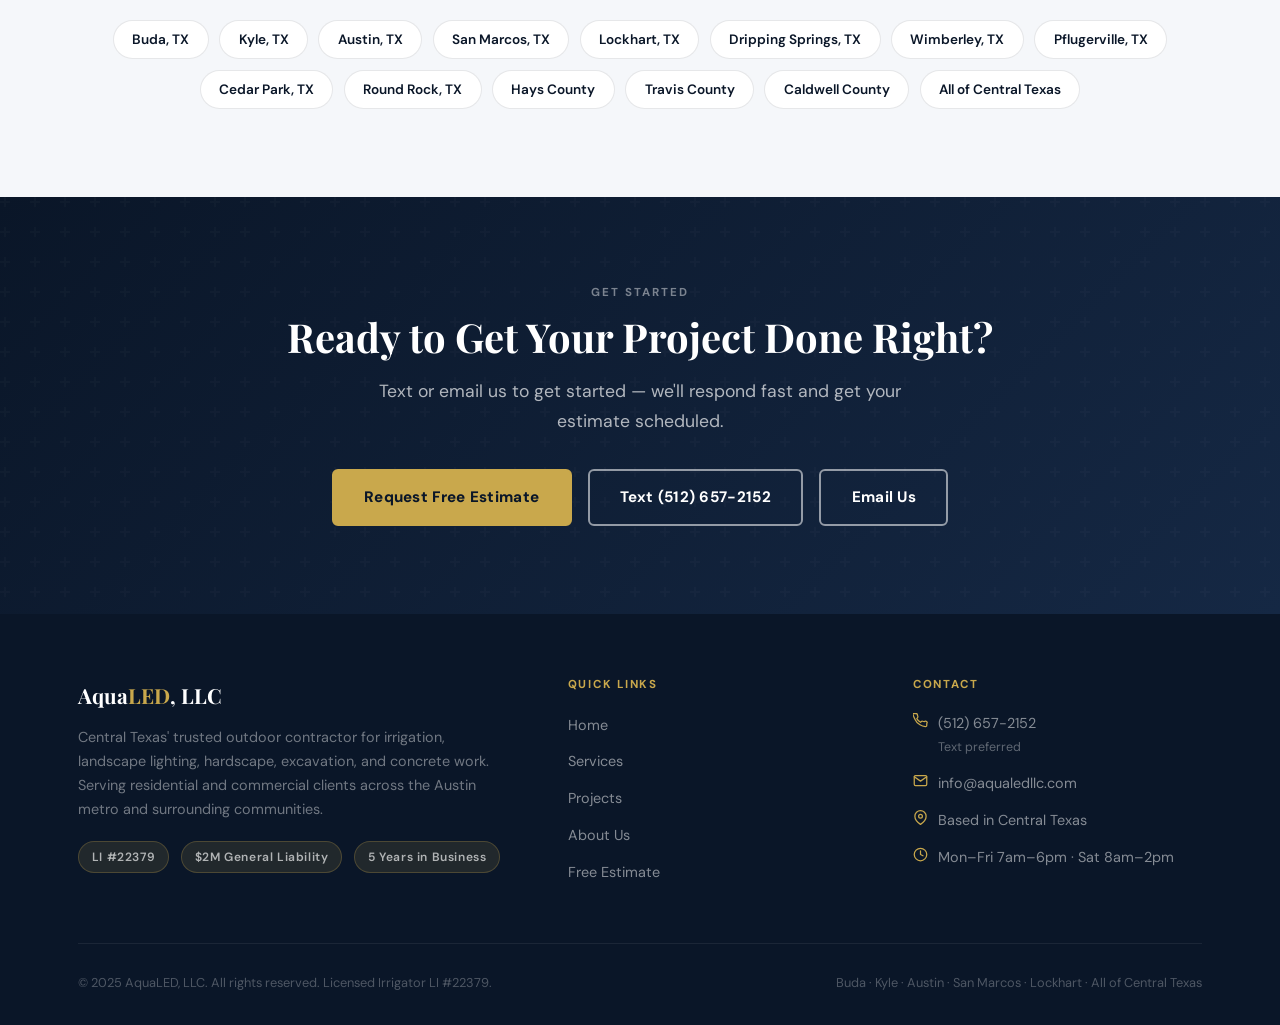
<file: Version 2/files/index.html>
<!DOCTYPE html>
<html lang="en">
<head>
  <meta charset="UTF-8" />
  <meta name="viewport" content="width=device-width, initial-scale=1.0" />
  <title>AquaLED, LLC — Irrigation, Landscape Lighting, Excavation &amp; Concrete | Central Texas</title>
  <meta name="description" content="AquaLED, LLC is Central Texas' trusted outdoor contractor specializing in commercial irrigation, landscape lighting, hardscape, excavation, and concrete work. Serving all of Central Texas — fast turnaround, direct communication." />
  <meta name="keywords" content="irrigation installation Central Texas, commercial irrigation Austin TX, landscape lighting Austin, excavation contractor Buda TX, concrete flatwork Kyle TX, irrigation repair San Marcos" />
  <link rel="canonical" href="https://www.aqualedllc.com/" />
  <link rel="preconnect" href="https://fonts.googleapis.com" />
  <link rel="preconnect" href="https://fonts.gstatic.com" crossorigin />
  <link href="https://fonts.googleapis.com/css2?family=Playfair+Display:wght@700&family=DM+Sans:wght@400;500;600;700&display=swap" rel="stylesheet" />
  <link rel="stylesheet" href="style.css" />

  <style>
    /* ── HERO ── */
    .home-hero {
      min-height: 94vh;
      background:
        linear-gradient(to bottom, rgba(10,22,40,0.7) 0%, rgba(10,22,40,0.5) 55%, rgba(10,22,40,0.88) 100%),
        url('https://images.unsplash.com/photo-1558618666-fcd25c85cd64?w=1600&auto=format&fit=crop') center/cover no-repeat;
      display: flex;
      align-items: center;
      position: relative;
    }

    .hero-content { max-width: 780px; }

    .hero-badge {
      display: inline-flex; align-items: center; gap: 0.5rem;
      background: rgba(201,168,76,0.15);
      border: 1px solid rgba(201,168,76,0.4);
      color: #e8c96a;
      font-size: 0.76rem; font-weight: 700; letter-spacing: 0.12em; text-transform: uppercase;
      padding: 0.4rem 1.1rem; border-radius: 30px; margin-bottom: 1.6rem;
    }
    .hero-badge::before {
      content: ''; width: 7px; height: 7px;
      background: var(--gold); border-radius: 50%;
      animation: pulse 2s infinite;
    }
    @keyframes pulse {
      0%,100% { opacity:1; transform:scale(1); }
      50%      { opacity:0.4; transform:scale(1.4); }
    }

    .home-hero h1 {
      color: var(--white); font-size: clamp(2.4rem, 6vw, 3.8rem);
      line-height: 1.1; margin-bottom: 1.3rem;
    }
    .home-hero h1 em { font-style:normal; color: var(--gold); }

    .hero-sub {
      color: rgba(255,255,255,0.78); font-size: clamp(1rem, 2vw, 1.18rem);
      max-width: 600px; margin-bottom: 2.25rem; line-height: 1.7;
    }

    .hero-ctas { display:flex; gap:1rem; flex-wrap:wrap; }
    .hero-ctas .btn { font-size: 1rem; padding: 0.95rem 2rem; }

    .hero-stats {
      display: flex; gap: 2.5rem; margin-top: 3.5rem; flex-wrap: wrap;
    }
    .hero-stat { text-align: center; }
    .hero-stat .stat-num {
      font-family: 'Playfair Display', serif;
      font-size: 2rem; font-weight: 700;
      color: var(--gold); line-height: 1;
    }
    .hero-stat .stat-label {
      font-size: 0.75rem; color: rgba(255,255,255,0.5);
      text-transform: uppercase; letter-spacing: 0.1em; margin-top: 0.25rem;
    }

    .hero-scroll {
      position: absolute; bottom: 2rem; left: 50%; transform: translateX(-50%);
      color: rgba(255,255,255,0.35); font-size: 0.72rem;
      letter-spacing: 0.12em; text-transform: uppercase; text-align: center;
    }
    .hero-scroll::after { content:'↓'; display:block; margin-top:0.3rem; font-size:1rem; animation:bounce 2s infinite; }
    @keyframes bounce { 0%,100%{transform:translateY(0)} 50%{transform:translateY(7px)} }

    /* ── WHY INTRO ── */
    .why-intro {
      display:grid; grid-template-columns:1fr 1fr; gap:4.5rem; align-items:center; margin-bottom:3.5rem;
    }
    .why-text p { color:var(--gray); margin-top:1rem; font-size:1.02rem; line-height:1.8; }
    .why-quote {
      background:var(--offwhite);
      border-left: 4px solid var(--gold);
      padding:2rem 2rem 2rem 1.75rem;
      border-radius:0 var(--radius) var(--radius) 0;
    }
    .why-quote blockquote { font-family:'Playfair Display',serif; font-size:1.08rem; color:var(--navy); font-style:italic; line-height:1.7; }
    .why-quote cite { display:block; margin-top:1rem; font-size:0.82rem; color:var(--gray); font-style:normal; font-weight:700; }

    @media(max-width:800px){
      .why-intro{grid-template-columns:1fr;gap:2rem;}
    }
  </style>
</head>
<body>

  <script src="components.js"></script>

  <!-- Credentials bar -->
  <div class="cred-bar">
    <div class="container">
      <div class="cred-items">
        <div class="cred-item"><span class="cred-icon"></span> Licensed Irrigator LI #22379</div>
        <div class="cred-item"><span class="cred-icon"></span> $2M General Liability Insurance</div>
        <div class="cred-item"><span class="cred-icon">⭐</span> 5 Years in Business</div>
        <div class="cred-item"><span class="cred-icon"></span> All of Central Texas</div>
        <div class="cred-item"><span class="cred-icon"></span> Most Jobs Completed in Under a Week</div>
      </div>
    </div>
  </div>

  <!-- ══ HERO ══ -->
  <section class="home-hero">
    <div class="container">
      <div class="hero-content">
        <div class="hero-badge">Now Booking Commercial &amp; Residential Projects</div>
        <h1>The Outdoor Contractor<br>Central Texas <em>Trusts.</em></h1>
        <p class="hero-sub">
          AquaLED, LLC delivers fast, high-quality irrigation, landscape lighting, hardscape, excavation, and concrete work across Central Texas — with direct communication, no upselling, and most jobs done in under a week.
        </p>
        <div class="hero-ctas">
          <a href="contact.html" class="btn btn-gold">Request Free Estimate</a>
          <a href="sms:+15126572152" class="btn btn-outline"> Text Us: (512) 657-2152</a>
        </div>
        <div class="hero-stats">
          <div class="hero-stat">
            <div class="stat-num">5+</div>
            <div class="stat-label">Years in Business</div>
          </div>
          <div class="hero-stat">
            <div class="stat-num">&lt;7</div>
            <div class="stat-label">Days to Complete Most Jobs</div>
          </div>
          <div class="hero-stat">
            <div class="stat-num">$2M</div>
            <div class="stat-label">General Liability</div>
          </div>
          <div class="hero-stat">
            <div class="stat-num">Res+Com</div>
            <div class="stat-label">Residential &amp; Commercial</div>
          </div>
        </div>
      </div>
    </div>
    <div class="hero-scroll">Scroll to explore</div>
  </section>

  <!-- ══ TRUST BAR ══ -->
  <div class="trust-bar">
    <div class="container">
      <div class="trust-items">
        <div class="trust-item">
          <div class="trust-icon"></div>
          <div>
            <h4>Direct Communication</h4>
            <p>You talk to the person running your job — not a dispatcher or call center.</p>
          </div>
        </div>
        <div class="trust-item">
          <div class="trust-icon"></div>
          <div>
            <h4>Fast Turnaround</h4>
            <p>Organized crew. Most projects completed in less than a week.</p>
          </div>
        </div>
        <div class="trust-item">
          <div class="trust-icon"></div>
          <div>
            <h4>Commercial Experience</h4>
            <p>Schools, sports complexes, commercial properties — we've done it.</p>
          </div>
        </div>
        <div class="trust-item">
          <div class="trust-icon"></div>
          <div>
            <h4>No Upselling</h4>
            <p>We listen to what you need and quote exactly that — nothing more.</p>
          </div>
        </div>
      </div>
    </div>
  </div>

  <!-- ══ SERVICES ══ -->
  <section>
    <div class="container">
      <div class="section-header">
        <span class="section-label">What We Do</span>
        <h2>Full-Service Outdoor Contractor</h2>
        <div class="divider"></div>
        <p>From underground excavation to landscape lighting that turns heads at night — one crew, multiple capabilities, zero corners cut.</p>
      </div>
      <div class="services-grid">
        <div class="service-card">
          <div class="service-card-body">
            <div class="service-icon"></div>
            <h3>Irrigation</h3>
            <p>Custom residential and commercial irrigation systems designed for efficiency. New installs, retrofits, and repairs — including large-scale athletic field and commercial site irrigation.</p>
            <a href="services.html#irrigation" class="card-link">Learn More →</a>
          </div>
        </div>
        <div class="service-card">
          <div class="service-card-body">
            <div class="service-icon"></div>
            <h3>Landscape Lighting</h3>
            <p>Low-voltage LED systems that elevate your property after dark. Uplights, path lights, deck accents — fully buried wiring, smart controls available.</p>
            <a href="services.html#lighting" class="card-link">Learn More →</a>
          </div>
        </div>
        <div class="service-card">
          <div class="service-card-body">
            <div class="service-icon"></div>
            <h3>Hardscape</h3>
            <p>Patios, walkways, retaining walls, and outdoor structures built to last in the Texas climate. Form meets function on every hardscape project.</p>
            <a href="services.html#hardscape" class="card-link">Learn More →</a>
          </div>
        </div>
        <div class="service-card">
          <div class="service-card-body">
            <div class="service-icon"></div>
            <h3>Excavation</h3>
            <p>Precision excavation for underground utilities, chiller lines, drainage, and site prep. From residential trenching to large-scale commercial excavation.</p>
            <a href="services.html#excavation" class="card-link">Learn More →</a>
          </div>
        </div>
        <div class="service-card">
          <div class="service-card-body">
            <div class="service-icon"></div>
            <h3>Concrete Work</h3>
            <p>Flatwork, driveways, sidewalks, pads, and foundations. We pour it right the first time — clean edges, proper slope, and a finish that holds up.</p>
            <a href="services.html#concrete" class="card-link">Learn More →</a>
          </div>
        </div>
        <div class="service-card">
          <div class="service-card-body">
            <div class="service-icon"></div>
            <h3>Landscape</h3>
            <p>Full landscape installation and enhancement — plant beds, mulch, sod, and general outdoor aesthetics that add real value to your property.</p>
            <a href="services.html#landscape" class="card-link">Learn More →</a>
          </div>
        </div>
      </div>
    </div>
  </section>

  <!-- ══ PROJECTS ══ -->
  <section class="bg-offwhite">
    <div class="container">
      <div class="section-header">
        <span class="section-label">Featured Work</span>
        <h2>Real Projects. Real Results.</h2>
        <div class="divider"></div>
        <p>We've worked on schools, sports complexes, and residential properties across Central Texas. Here's a sample of what we've delivered.</p>
      </div>
      <div class="projects-grid">
        <div class="project-card">
          <div class="project-img img-1">
            <div class="project-img-icon"></div>
            <div class="project-img-label">Add Project Photo</div>
          </div>
          <div class="project-body">
            <span class="project-tag">Excavation</span>
            <h3>Bowie High School — Chiller Line Excavation</h3>
            <p>Excavated approximately 1,500 linear feet for new chiller and return lines. Large-scale commercial site work completed on schedule for Austin ISD.</p>
          </div>
        </div>
        <div class="project-card">
          <div class="project-img img-2">
            <div class="project-img-icon"></div>
            <div class="project-img-label">Add Project Photo</div>
          </div>
          <div class="project-body">
            <span class="project-tag">Commercial Irrigation</span>
            <h3>Martin Middle School — Field Irrigation</h3>
            <p>New commercial irrigation system for athletic fields. Engineered for full coverage across multiple turf zones with commercial-grade heads and controllers.</p>
          </div>
        </div>
        <div class="project-card">
          <div class="project-img img-3">
            <div class="project-img-icon"></div>
            <div class="project-img-label">Add Project Photo</div>
          </div>
          <div class="project-body">
            <span class="project-tag">Commercial Irrigation</span>
            <h3>Dripping Springs Sports Complex — Softball Fields</h3>
            <p>Two complete irrigation systems installed for softball fields at the Dripping Springs Sports Complex. Dual-system layout for independent zone management.</p>
          </div>
        </div>
        <div class="project-card">
          <div class="project-img img-2">
            <div class="project-img-icon"></div>
            <div class="project-img-label">Add Project Photo</div>
          </div>
          <div class="project-body">
            <span class="project-tag">Landscape Lighting</span>
            <h3>45-Fixture Dim &amp; Color Lighting System</h3>
            <p>Full design and install of a 45-fixture landscape lighting system with dimming and color-temperature control. Buried wiring, custom transformer setup, and zone programming.</p>
          </div>
        </div>
      </div>
      <div class="text-center mt-2">
        <a href="gallery.html" class="btn btn-dark">View All Projects →</a>
      </div>
    </div>
  </section>

  <!-- ══ WHY AQUALED ══ -->
  <section>
    <div class="container">
      <div class="why-intro">
        <div class="why-text">
          <span class="section-label">Why AquaLED</span>
          <h2>Small Business. Direct Access. Big Results.</h2>
          <p>When you hire AquaLED, you're not dealing with a franchise or a company that subs out your job to whoever's available. You're working directly with the person in charge of the work — from estimate to final walkthrough.</p>
          <p>We built this business around three things: transparency, speed, and craftsmanship. We don't oversell. We don't disappear after the estimate. And we don't drag jobs out for weeks when they can be done in days.</p>
          <div style="margin-top:1.75rem;">
            <a href="about.html" class="btn btn-primary">Our Story →</a>
          </div>
        </div>
        <div class="why-quote">
          <blockquote>
            "We're a small business — and that's a feature, not a limitation. You speak directly to the person in charge of your job. We listen to what you need instead of trying to upsell everything. That's how we do it."
          </blockquote>
          <cite>— AquaLED, LLC · Central Texas</cite>
        </div>
      </div>
      <div class="why-grid">
        <div class="why-item">
          <div class="why-number">&lt;7</div>
          <h3>Days to Completion</h3>
          <p>Most jobs wrapped in under a week. We don't drag it out.</p>
        </div>
        <div class="why-item">
          <div class="why-number">0</div>
          <h3>Upselling</h3>
          <p>We quote what you need. Nothing padded, nothing hidden.</p>
        </div>
        <div class="why-item">
          <div class="why-number">1:1</div>
          <h3>Direct Access</h3>
          <p>You talk to the crew lead — not a middleman or scheduler.</p>
        </div>
        <div class="why-item">
          <div class="why-number">$2M</div>
          <h3>Liability Coverage</h3>
          <p>Fully insured and licensed. Your property is always protected.</p>
        </div>
      </div>
    </div>
  </section>

  <!-- ══ SERVICE AREA ══ -->
  <section class="area-section">
    <div class="container">
      <div class="section-header">
        <span class="section-label">Service Area</span>
        <h2>All of Central Texas</h2>
        <div class="divider"></div>
        <p>Based in Central Texas and serving the entire region — residential neighborhoods, commercial properties, school districts, and municipal projects.</p>
      </div>
      <div class="area-tags" style="justify-content:center;">
        <span class="area-tag">Buda, TX</span>
        <span class="area-tag">Kyle, TX</span>
        <span class="area-tag">Austin, TX</span>
        <span class="area-tag">San Marcos, TX</span>
        <span class="area-tag">Lockhart, TX</span>
        <span class="area-tag">Dripping Springs, TX</span>
        <span class="area-tag">Wimberley, TX</span>
        <span class="area-tag">Pflugerville, TX</span>
        <span class="area-tag">Cedar Park, TX</span>
        <span class="area-tag">Round Rock, TX</span>
        <span class="area-tag">Hays County</span>
        <span class="area-tag">Travis County</span>
        <span class="area-tag">Caldwell County</span>
        <span class="area-tag">All of Central Texas</span>
      </div>
    </div>
  </section>

  <!-- ══ CTA ══ -->
  <section class="cta-banner">
    <div class="container">
      <span class="section-label" style="color:rgba(255,255,255,0.45);">Get Started</span>
      <h2>Ready to Get Your Project Done Right?</h2>
      <p>Text or email us to get started — we'll respond fast and get your estimate scheduled.</p>
      <div class="cta-buttons" style="margin-bottom:0.5rem;">
        <a href="contact.html" class="btn btn-gold">Request Free Estimate</a>
        <a href="sms:+15126572152" class="btn btn-outline"> Text (512) 657-2152</a>
        <a href="mailto:info@aqualedllc.com" class="btn btn-outline"> Email Us</a>
      </div>
    </div>
  </section>

  <div id="footer-placeholder"></div>

</body>
</html>
</file>
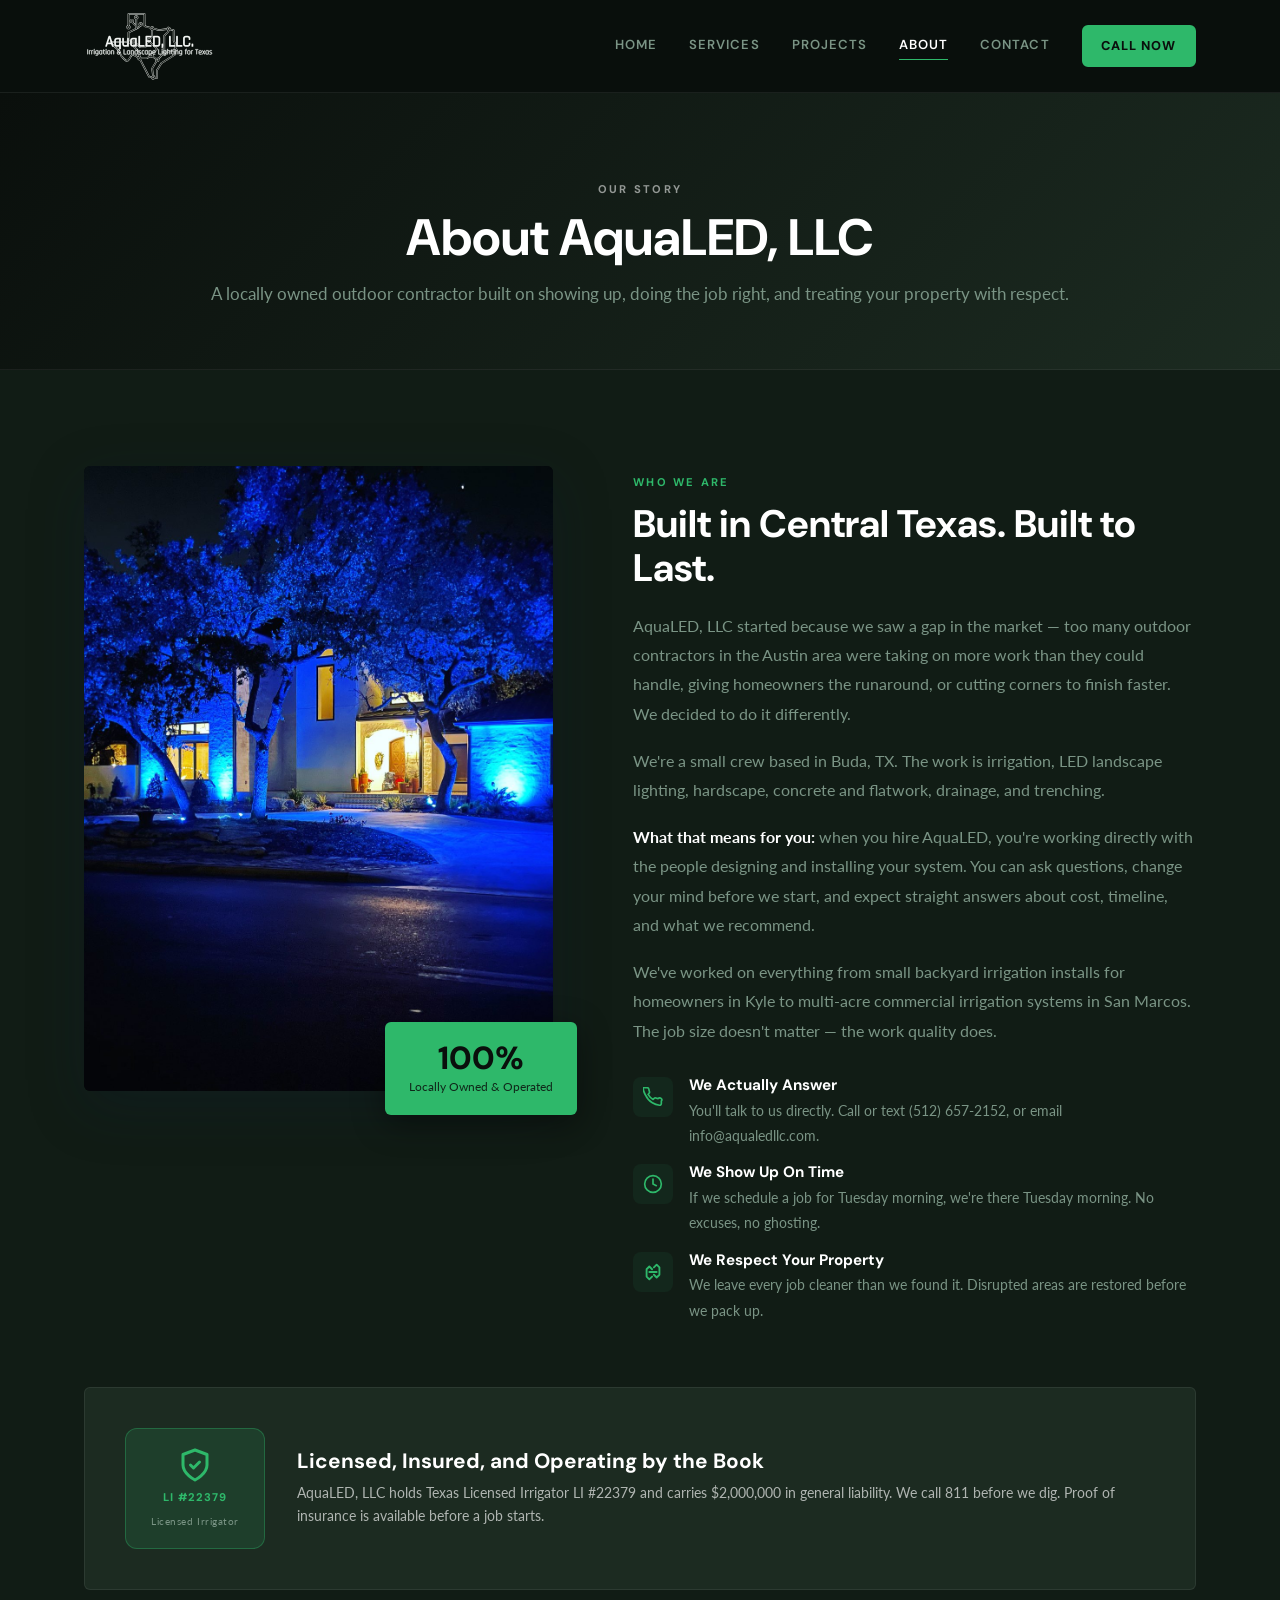
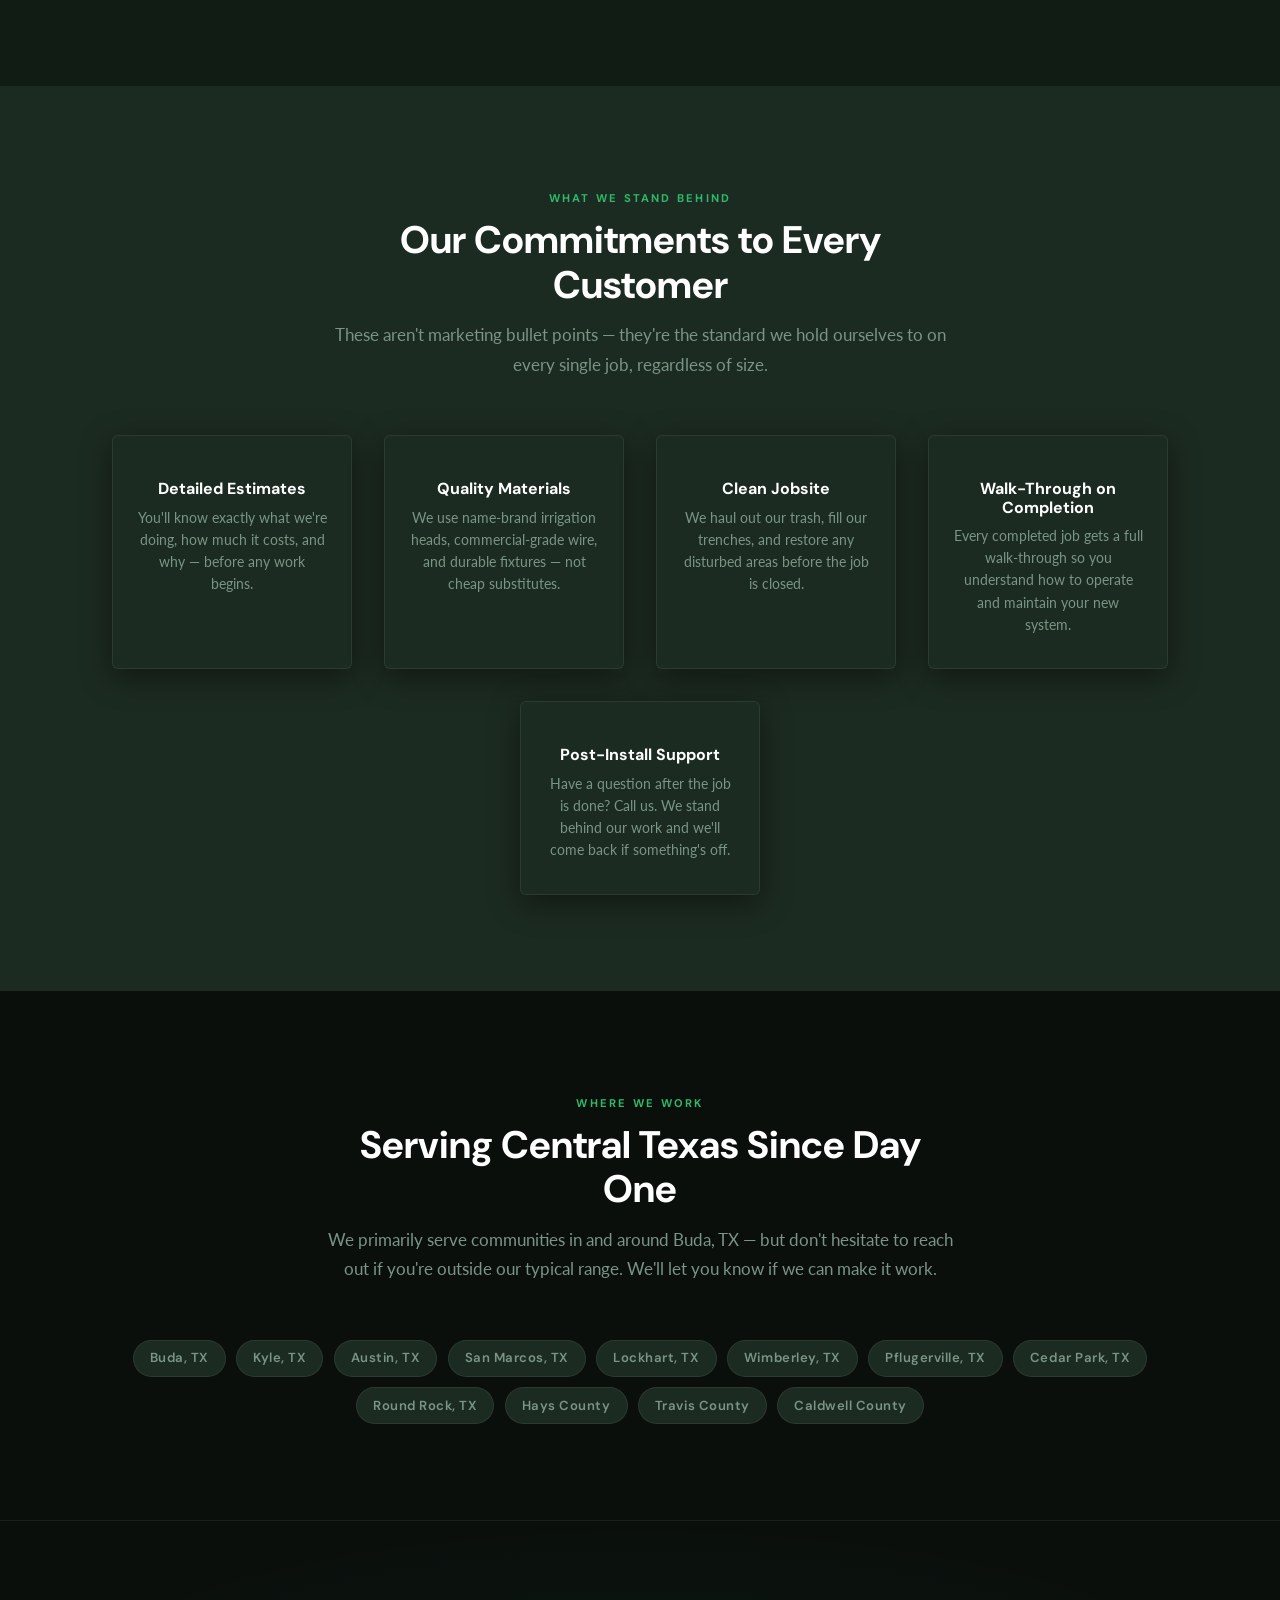
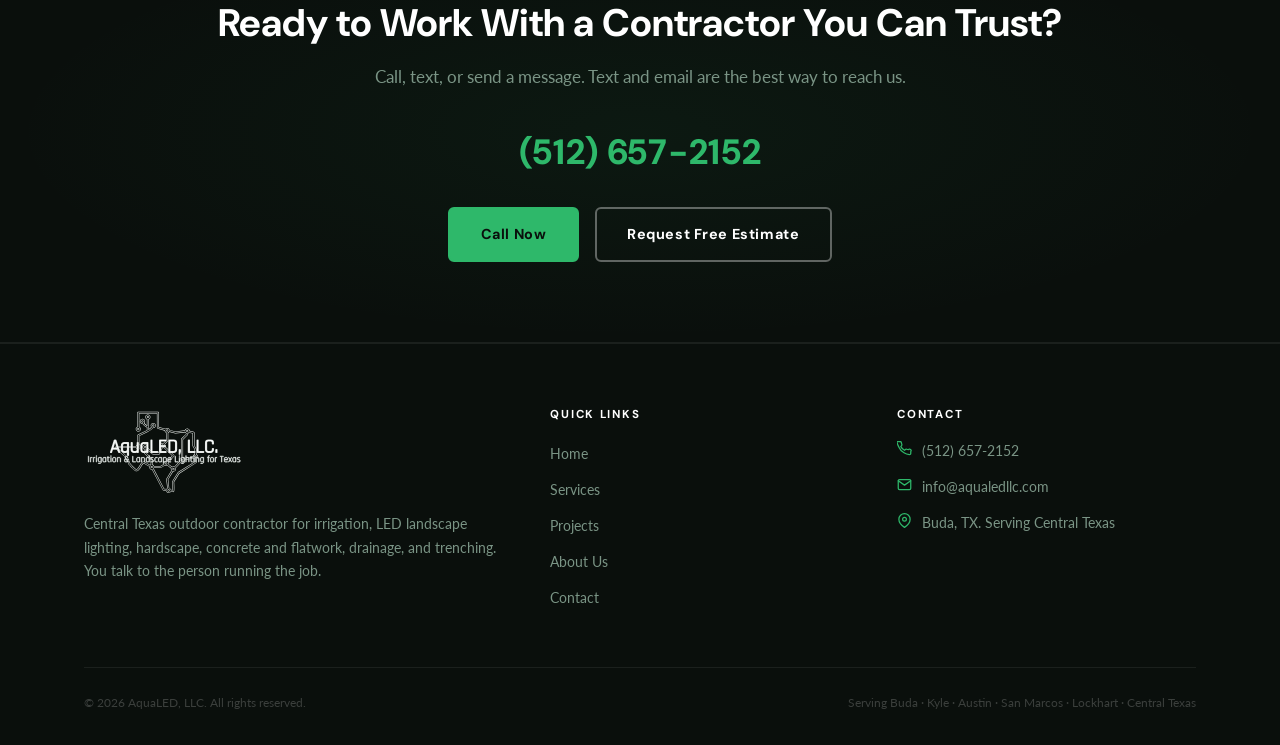
<file: about.html>
<!DOCTYPE html>
<html lang="en">
<head>
  <meta charset="UTF-8" />
  <meta name="viewport" content="width=device-width, initial-scale=1.0" />
  <title>About AquaLED, LLC — Outdoor Contractor in Buda, TX</title>
  <meta name="description" content="AquaLED, LLC is a locally owned Buda contractor for irrigation, LED landscape lighting, hardscape, concrete, drainage, and trenching across Central Texas." />
  <link rel="canonical" href="https://www.aqualedllc.com/about.html" />
  <link rel="icon" href="favicon.ico" sizes="32x32" />
  <link rel="apple-touch-icon" href="assets/logos/apple-touch-icon.png" />
  <meta property="og:type" content="website" />
  <meta property="og:site_name" content="AquaLED, LLC" />
  <meta property="og:title" content="About AquaLED, LLC" />
  <meta property="og:description" content="A locally owned Buda contractor for irrigation, LED landscape lighting, hardscape, concrete, drainage, and trenching." />
  <meta property="og:url" content="https://www.aqualedllc.com/about.html" />
  <meta property="og:image" content="https://www.aqualedllc.com/assets/photos/web/lighting-blue.jpg" />
  <meta property="og:image:alt" content="Residence at night with blue LED uplights on the trees and walls" />
  <meta name="twitter:card" content="summary_large_image" />
  <meta name="twitter:title" content="About AquaLED, LLC" />
  <meta name="twitter:description" content="A locally owned Buda contractor for irrigation, LED landscape lighting, hardscape, concrete, drainage, and trenching." />
  <meta name="twitter:image" content="https://www.aqualedllc.com/assets/photos/web/lighting-blue.jpg" />
  <link rel="preconnect" href="https://fonts.googleapis.com" />
  <link rel="preconnect" href="https://fonts.gstatic.com" crossorigin />
  <link href="https://fonts.googleapis.com/css2?family=DM+Sans:wght@400;500;600;700;800&family=Lato:wght@400;700&display=swap" rel="stylesheet" />
  <link rel="stylesheet" href="style.css" />

  <style>
    /* ── About page styles ── */
    .about-story {
      display: grid;
      grid-template-columns: 1fr 1.2fr;
      gap: 5rem;
      align-items: start;
    }

    .about-photo-stack {
      position: relative;
    }

    .about-photo-main {
      width: 100%;
      aspect-ratio: 3/4;
      border-radius: var(--radius);
      overflow: hidden;
      position: relative;
      background: var(--black);
      box-shadow: 0 16px 56px rgba(13,33,55,0.25);
    }

    .about-photo-main img {
      position: absolute;
      inset: 0;
      width: 100%;
      height: 100%;
      object-fit: cover;
    }

    .about-photo-main .photo-icon { font-size: 4rem; }
    .about-photo-main .photo-label {
      font-family: 'DM Sans', sans-serif;
      font-size: 0.75rem;
      font-weight: 700;
      letter-spacing: 0.1em;
      color: rgba(255,255,255,0.55);
      text-transform: uppercase;
      margin-top: 0.75rem;
    }

    .about-badge {
      position: absolute;
      bottom: -1.5rem;
      right: -1.5rem;
      background: var(--green);
      color: var(--black);
      padding: 1.25rem 1.5rem;
      border-radius: var(--radius);
      box-shadow: var(--shadow);
      text-align: center;
      min-width: 140px;
    }

    .about-badge .badge-number {
      font-family: 'DM Sans', sans-serif;
      font-size: 2rem;
      font-weight: 800;
      line-height: 1;
      display: block;
    }

    .about-badge .badge-label {
      font-size: 0.78rem;
      opacity: 0.85;
      line-height: 1.3;
      display: block;
      margin-top: 0.3rem;
    }

    .about-text .section-label { margin-top: 0; }

    .about-text h2 { margin-bottom: 1.25rem; }

    .about-text p {
      color: var(--muted);
      margin-bottom: 1.1rem;
      line-height: 1.8;
      font-size: 1.02rem;
    }

    .about-text p strong { color: var(--white); font-weight: 700; }

    .about-values {
      margin-top: 2rem;
      display: flex;
      flex-direction: column;
      gap: 1rem;
    }

    .about-value {
      display: flex;
      gap: 1rem;
      align-items: flex-start;
    }

    .about-value-icon {
      width: 40px;
      height: 40px;
      background: rgba(46,139,87,0.1);
      border-radius: 8px;
      display: flex;
      align-items: center;
      justify-content: center;
      font-size: 1.1rem;
      flex-shrink: 0;
    }

    .about-value-text h4 {
      font-size: 0.95rem;
      margin-bottom: 0.2rem;
      color: var(--white);
    }

    .about-value-text p {
      font-size: 0.88rem;
      margin-bottom: 0;
      color: var(--muted);
    }

    /* ── Team Section ── */
    .commitment-grid {
      display: flex;
      flex-wrap: wrap;
      justify-content: center;
      gap: 2rem;
      margin-top: 3rem;
    }
    .commitment-card { flex: 0 1 240px; }

    .commitment-card {
      background: var(--surface);
      border: 1px solid var(--border);
      border-radius: var(--radius);
      padding: 2rem 1.5rem;
      text-align: center;
      box-shadow: var(--shadow);
      transition: transform var(--transition);
    }

    .commitment-card:hover { transform: translateY(-4px); }

    .commitment-card .c-icon {
      font-size: 2.2rem;
      margin-bottom: 0.75rem;
    }

    .commitment-card h3 {
      font-size: 1rem;
      margin-bottom: 0.5rem;
    }

    .commitment-card p {
      font-size: 0.87rem;
      color: var(--muted);
      line-height: 1.6;
    }

    /* ── License Box ── */
    .license-box {
      background: var(--surface);
      border: 1px solid var(--border);
      border-radius: var(--radius);
      padding: 2.5rem;
      display: flex;
      align-items: center;
      gap: 2rem;
      margin-top: 4rem;
      flex-wrap: wrap;
    }

    .license-icon {
      font-size: 3rem;
      flex-shrink: 0;
    }

    .license-text h3 {
      color: var(--white);
      margin-bottom: 0.5rem;
    }

    .license-text p {
      color: rgba(255,255,255,0.65);
      font-size: 0.9rem;
      line-height: 1.65;
      margin: 0;
    }

    @media (max-width: 800px) {
      .about-story { grid-template-columns: 1fr; gap: 3rem; }
      .about-badge  { right: 0.5rem; bottom: -1rem; }
    }
  </style>
</head>
<body>

  <script src="components.js"></script>

  <!-- ── PAGE HERO ── -->
  <section class="page-hero">
    <div class="container">
      <span class="section-label" style="color:rgba(255,255,255,0.55);">Our Story</span>
      <h1>About AquaLED, LLC</h1>
      <p>A locally owned outdoor contractor built on showing up, doing the job right, and treating your property with respect.</p>
    </div>
  </section>

  <!-- ══════════════════════════════════════════════
       STORY SECTION
  ══════════════════════════════════════════════ -->
  <section>
    <div class="container">
      <div class="about-story">

        <div class="about-photo-stack">
          <div class="about-photo-main">
            <img src="assets/photos/web/lighting-blue.jpg" width="1920" height="1440" alt="Residence at night with blue LED uplights on the trees and walls" decoding="async" />
          </div>
          <div class="about-badge">
            <span class="badge-number">100%</span>
            <span class="badge-label">Locally Owned &amp; Operated</span>
          </div>
        </div>

        <div class="about-text">
          <span class="section-label">Who We Are</span>
          <h2>Built in Central Texas. Built to Last.</h2>
          <p>
            AquaLED, LLC started because we saw a gap in the market — too many outdoor contractors in the Austin area were taking on more work than they could handle, giving homeowners the runaround, or cutting corners to finish faster. We decided to do it differently.
          </p>
          <p>
            We're a small crew based in Buda, TX. The work is irrigation, LED landscape lighting, hardscape, concrete and flatwork, drainage, and trenching.
          </p>
          <p>
            <strong>What that means for you:</strong> when you hire AquaLED, you're working directly with the people designing and installing your system. You can ask questions, change your mind before we start, and expect straight answers about cost, timeline, and what we recommend.
          </p>
          <p>
            We've worked on everything from small backyard irrigation installs for homeowners in Kyle to multi-acre commercial irrigation systems in San Marcos. The job size doesn't matter — the work quality does.
          </p>

          <div class="about-values">
            <div class="about-value">
              <div class="about-value-icon"><svg width="20" height="20" viewBox="0 0 24 24" fill="none" stroke="var(--green)" stroke-width="2" stroke-linecap="round" stroke-linejoin="round"><path d="M22 16.92v3a2 2 0 01-2.18 2 19.79 19.79 0 01-8.63-3.07A19.5 19.5 0 013.07 9.81a19.79 19.79 0 01-3.07-8.67A2 2 0 012 .84h3a2 2 0 012 1.72c.127.96.361 1.903.7 2.81a2 2 0 01-.45 2.11L6.09 8.91a16 16 0 006 6l1.27-1.27a2 2 0 012.11-.45c.907.339 1.85.573 2.81.7A2 2 0 0122 16.92z"/></svg></div>
              <div class="about-value-text">
                <h4>We Actually Answer</h4>
                <p>You'll talk to us directly. Call or text (512) 657-2152, or email info@aqualedllc.com.</p>
              </div>
            </div>
            <div class="about-value">
              <div class="about-value-icon"><svg width="20" height="20" viewBox="0 0 24 24" fill="none" stroke="var(--green)" stroke-width="2" stroke-linecap="round" stroke-linejoin="round"><circle cx="12" cy="12" r="10"/><polyline points="12 6 12 12 16 14"/></svg></div>
              <div class="about-value-text">
                <h4>We Show Up On Time</h4>
                <p>If we schedule a job for Tuesday morning, we're there Tuesday morning. No excuses, no ghosting.</p>
              </div>
            </div>
            <div class="about-value">
              <div class="about-value-icon"><svg width="22" height="22" viewBox="0 0 24 24" fill="none" stroke="var(--green)" stroke-width="2" stroke-linecap="round" stroke-linejoin="round"><path d="M11 17l-3 3-3-3V9l3-3 3 3"/><path d="M13 7l3-3 3 3v8l-3 3-3-3"/><path d="M8 12h8"/></svg></div>
              <div class="about-value-text">
                <h4>We Respect Your Property</h4>
                <p>We leave every job cleaner than we found it. Disrupted areas are restored before we pack up.</p>
              </div>
            </div>
          </div>

        </div>
      </div><!-- /about-story -->

      <!-- License / Trust Box -->
      <div class="license-box">
        <div class="license-icon" style="display:flex;flex-direction:column;align-items:center;gap:0.35rem;background:var(--green-dim);border:1px solid rgba(46,184,106,0.35);border-radius:12px;padding:1.1rem 1.4rem;min-width:140px;">
          <svg width="36" height="36" viewBox="0 0 24 24" fill="none" stroke="var(--green)" stroke-width="2" stroke-linecap="round" stroke-linejoin="round"><path d="M12 22s8-4 8-10V5l-8-3-8 3v7c0 6 8 10 8 10z"/><polyline points="9 12 11 14 15 10"/></svg>
          <span style="font-family:'DM Sans',sans-serif;font-size:0.7rem;font-weight:800;letter-spacing:0.08em;color:var(--green);text-transform:uppercase;">LI #22379</span>
          <span style="font-size:0.65rem;color:var(--muted);letter-spacing:0.05em;">Licensed Irrigator</span>
        </div>
        <div class="license-text" style="flex:1;min-width:260px;">
          <h3>Licensed, Insured, and Operating by the Book</h3>
          <p>
            AquaLED, LLC holds Texas Licensed Irrigator LI #22379 and carries $2,000,000 in general liability. We call 811 before we dig. Proof of insurance is available before a job starts.
          </p>
        </div>
      </div>

    </div>
  </section>

  <!-- ══════════════════════════════════════════════
       OUR COMMITMENTS
  ══════════════════════════════════════════════ -->
  <section class="bg-offwhite">
    <div class="container">
      <div class="section-header">
        <span class="section-label">What We Stand Behind</span>
        <h2>Our Commitments to Every Customer</h2>
        <p>These aren't marketing bullet points — they're the standard we hold ourselves to on every single job, regardless of size.</p>
      </div>

      <div class="commitment-grid">
        <div class="commitment-card">
          <div class="c-icon"></div>
          <h3>Detailed Estimates</h3>
          <p>You'll know exactly what we're doing, how much it costs, and why — before any work begins.</p>
        </div>
        <div class="commitment-card">
          <div class="c-icon"></div>
          <h3>Quality Materials</h3>
          <p>We use name-brand irrigation heads, commercial-grade wire, and durable fixtures — not cheap substitutes.</p>
        </div>
        <div class="commitment-card">
          <div class="c-icon"></div>
          <h3>Clean Jobsite</h3>
          <p>We haul out our trash, fill our trenches, and restore any disturbed areas before the job is closed.</p>
        </div>
        <div class="commitment-card">
          <div class="c-icon"></div>
          <h3>Walk-Through on Completion</h3>
          <p>Every completed job gets a full walk-through so you understand how to operate and maintain your new system.</p>
        </div>
        <div class="commitment-card">
          <div class="c-icon"></div>
          <h3>Post-Install Support</h3>
          <p>Have a question after the job is done? Call us. We stand behind our work and we'll come back if something's off.</p>
        </div>
      </div>
    </div>
  </section>

  <!-- ── SERVICE AREA ── -->
  <section class="area-section">
    <div class="container">
      <div class="section-header">
        <span class="section-label">Where We Work</span>
        <h2>Serving Central Texas Since Day One</h2>
        <p>We primarily serve communities in and around Buda, TX — but don't hesitate to reach out if you're outside our typical range. We'll let you know if we can make it work.</p>
      </div>
      <div class="area-tags" style="justify-content:center;">
        <span class="area-tag">Buda, TX</span>
        <span class="area-tag">Kyle, TX</span>
        <span class="area-tag">Austin, TX</span>
        <span class="area-tag">San Marcos, TX</span>
        <span class="area-tag">Lockhart, TX</span>
        <span class="area-tag">Wimberley, TX</span>
        <span class="area-tag">Pflugerville, TX</span>
        <span class="area-tag">Cedar Park, TX</span>
        <span class="area-tag">Round Rock, TX</span>
        <span class="area-tag">Hays County</span>
        <span class="area-tag">Travis County</span>
        <span class="area-tag">Caldwell County</span>
      </div>
    </div>
  </section>

  <!-- ── CTA ── -->
  <section class="cta-banner">
    <div class="container">
      <h2>Ready to Work With a Contractor You Can Trust?</h2>
      <p>Call, text, or send a message. Text and email are the best way to reach us.</p>
      <a href="tel:+15126572152" class="cta-phone">(512) 657-2152</a>
      <div class="cta-buttons">
        <a href="tel:+15126572152" class="btn btn-primary"> Call Now</a>
        <a href="contact.html" class="btn btn-outline">Request Free Estimate</a>
      </div>
    </div>
  </section>

  <div id="footer-placeholder"></div>

</body>
</html>
</file>
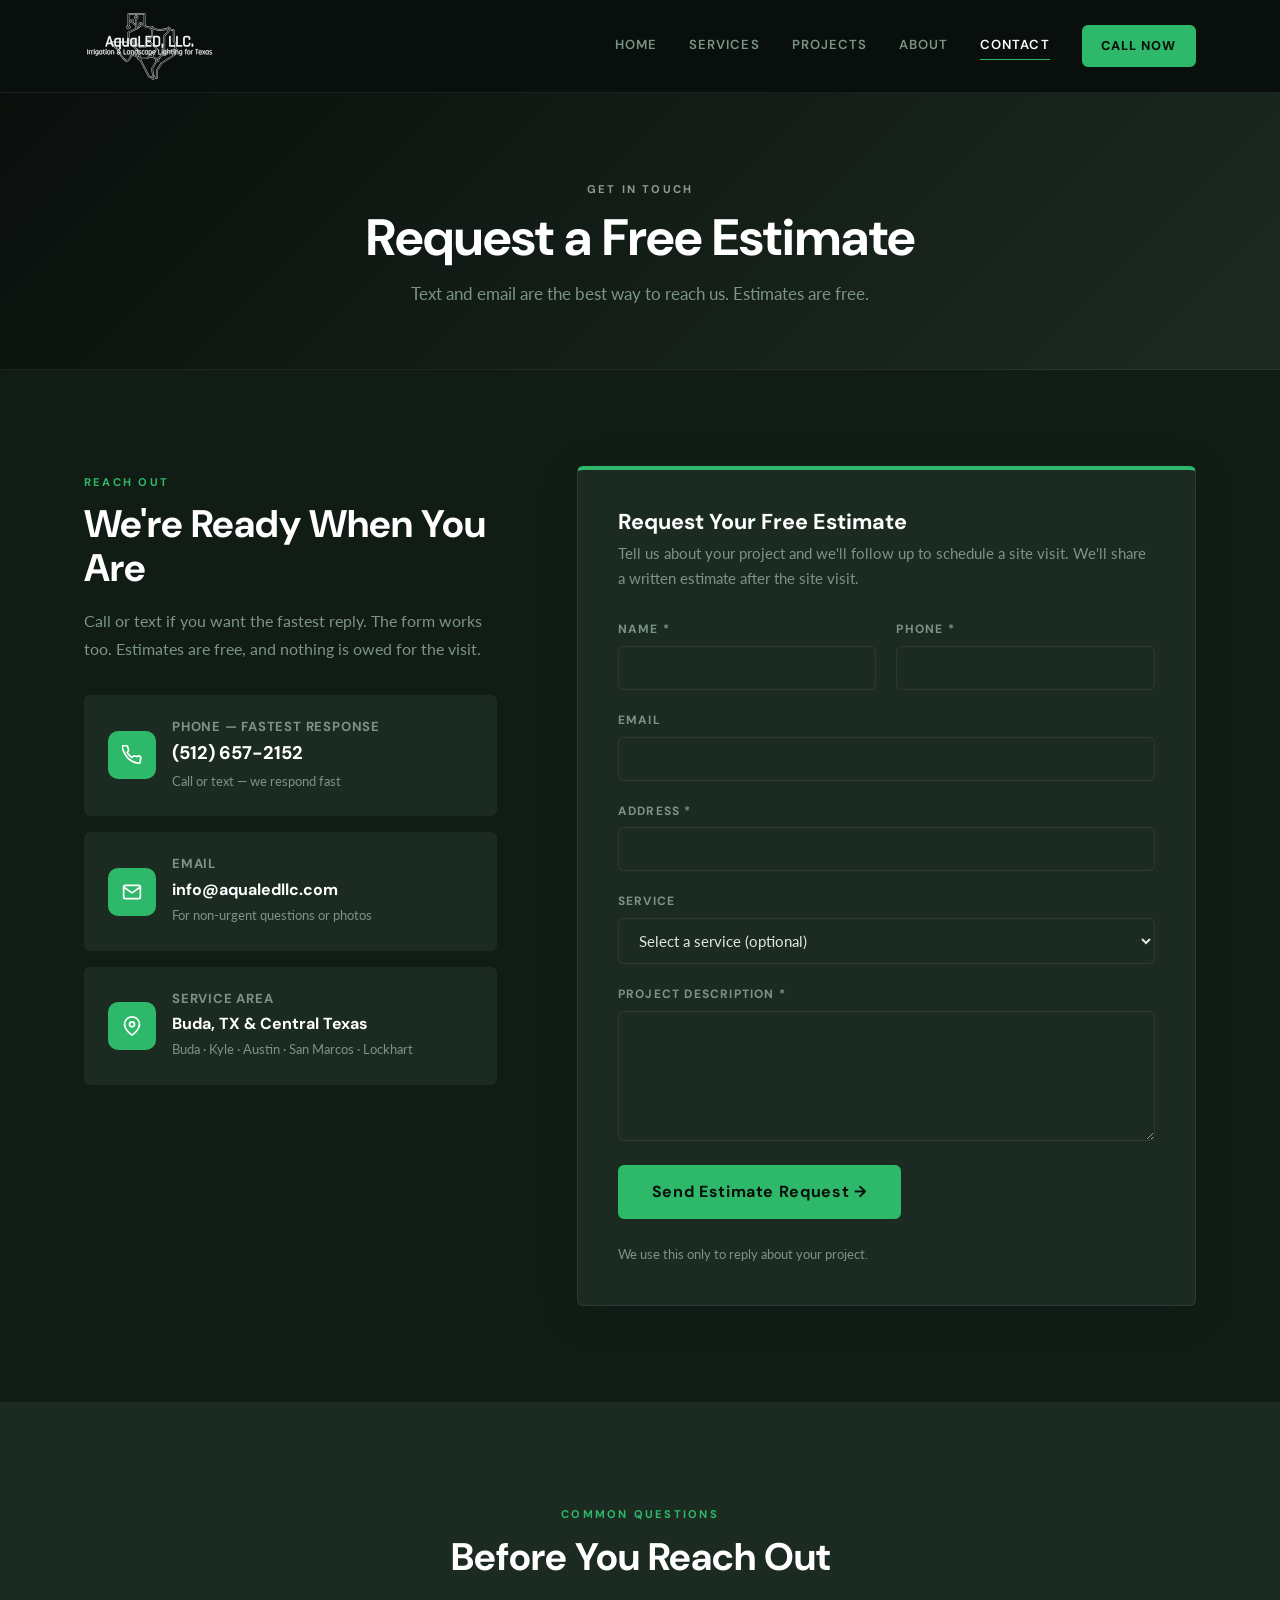
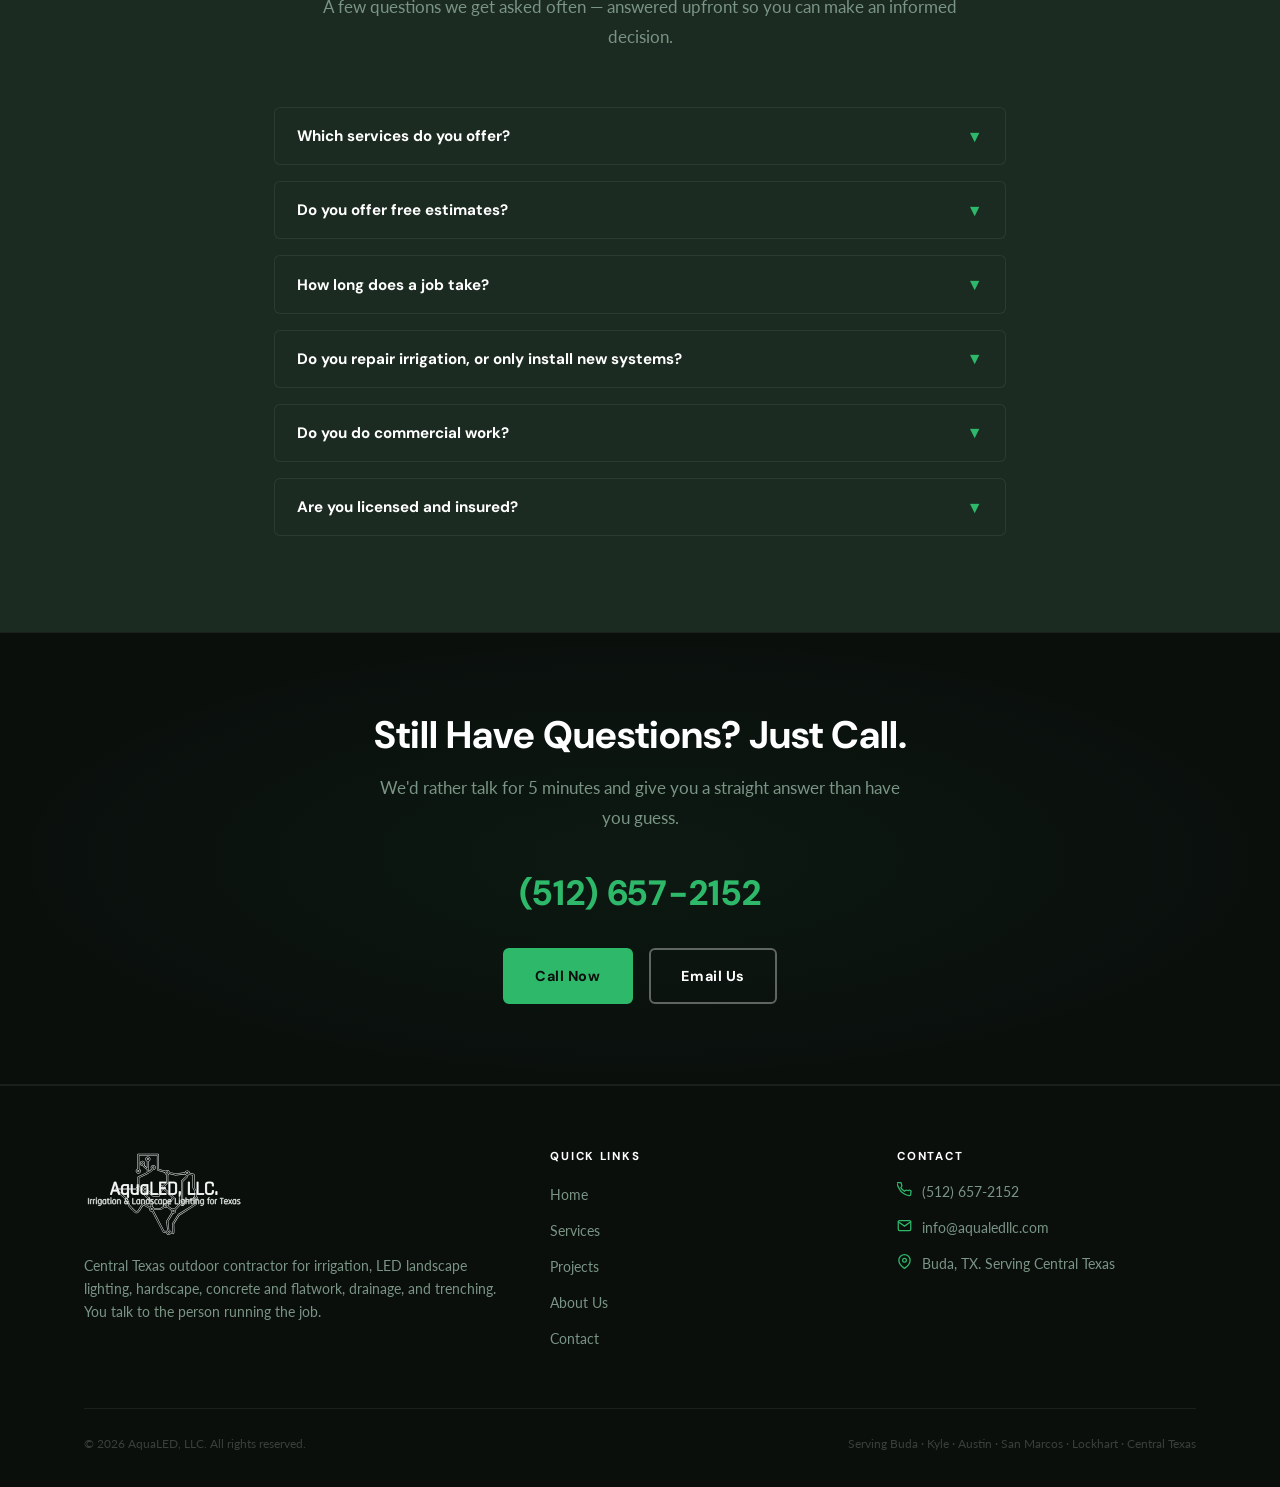
<file: contact.html>
<!DOCTYPE html>
<html lang="en">
<head>
  <meta charset="UTF-8" />
  <meta name="viewport" content="width=device-width, initial-scale=1.0" />
  <title>Contact AquaLED, LLC — Free Estimates | Buda, TX</title>
  <meta name="description" content="Request a free AquaLED estimate for irrigation, LED landscape lighting, hardscape, concrete, drainage, or trenching. Call or text (512) 657-2152, or email info@aqualedllc.com." />
  <link rel="canonical" href="https://www.aqualedllc.com/contact.html" />
  <link rel="icon" href="favicon.ico" sizes="32x32" />
  <link rel="apple-touch-icon" href="assets/logos/apple-touch-icon.png" />
  <meta property="og:type" content="website" />
  <meta property="og:site_name" content="AquaLED, LLC" />
  <meta property="og:title" content="Contact AquaLED, LLC" />
  <meta property="og:description" content="Free estimates. Call or text (512) 657-2152, or email info@aqualedllc.com." />
  <meta property="og:url" content="https://www.aqualedllc.com/contact.html" />
  <meta property="og:image" content="https://www.aqualedllc.com/assets/photos/web/lighting-blue.jpg" />
  <meta property="og:image:alt" content="Residence at night with blue LED uplights on the trees and walls" />
  <meta name="twitter:card" content="summary_large_image" />
  <meta name="twitter:title" content="Contact AquaLED, LLC" />
  <meta name="twitter:description" content="Free estimates. Call or text (512) 657-2152, or email info@aqualedllc.com." />
  <meta name="twitter:image" content="https://www.aqualedllc.com/assets/photos/web/lighting-blue.jpg" />
  <link rel="preconnect" href="https://fonts.googleapis.com" />
  <link rel="preconnect" href="https://fonts.gstatic.com" crossorigin />
  <link href="https://fonts.googleapis.com/css2?family=DM+Sans:wght@400;500;600;700;800&family=Lato:wght@400;700&display=swap" rel="stylesheet" />
  <link rel="stylesheet" href="style.css" />

  <style>
    /* ── Contact layout ── */
    .contact-layout {
      display: grid;
      grid-template-columns: 1fr 1.5fr;
      gap: 5rem;
      align-items: start;
    }

    /* ── Info sidebar ── */
    .contact-info h2 {
      margin-bottom: 1rem;
    }

    .contact-info > p {
      color: var(--muted);
      line-height: 1.75;
      margin-bottom: 2rem;
    }

    .contact-card {
      background: var(--surface);
      border-radius: var(--radius);
      padding: 1.5rem;
      margin-bottom: 1rem;
      display: flex;
      align-items: center;
      gap: 1rem;
      transition: box-shadow var(--transition);
    }

    .contact-card:hover { box-shadow: var(--shadow); }

    .contact-card-icon {
      width: 48px;
      height: 48px;
      background: var(--green);
      border-radius: 10px;
      display: flex;
      align-items: center;
      justify-content: center;
      font-size: 1.3rem;
      flex-shrink: 0;
      color: var(--white);
    }

    .contact-card-info h4 {
      font-size: 0.82rem;
      text-transform: uppercase;
      letter-spacing: 0.06em;
      color: var(--muted);
      margin-bottom: 0.25rem;
    }

    .contact-card-info a,
    .contact-card-info p {
      font-size: 1rem;
      font-weight: 700;
      color: var(--white);
      font-family: 'DM Sans', sans-serif;
      margin: 0;
    }

    .contact-card-info a:hover { color: var(--green); }

    .contact-card-info .sub {
      font-size: 0.8rem;
      color: var(--muted);
      font-weight: 400;
      font-family: 'Lato', sans-serif;
      display: block;
      margin-top: 0.1rem;
    }

    /* ── Form card ── */
    .form-card {
      background: var(--surface);
      border: 1px solid var(--border);
      border-radius: var(--radius);
      box-shadow: 0 8px 40px rgba(13,33,55,0.12);
      padding: 2.5rem;
      border-top: 4px solid var(--green);
    }

    .form-card h3 {
      font-size: 1.35rem;
      margin-bottom: 0.4rem;
    }

    .form-card .form-intro {
      color: var(--muted);
      font-size: 0.92rem;
      margin-bottom: 1.75rem;
    }

    .form-submit-row {
      margin-top: 1.5rem;
      display: flex;
      align-items: center;
      gap: 1.5rem;
      flex-wrap: wrap;
    }

    .form-submit-note {
      font-size: 0.82rem;
      color: var(--muted);
    }
    .form-submit-note strong { color: var(--green); }

    .hp-field {
      position: absolute;
      left: -10000px;
      width: 1px;
      height: 1px;
      overflow: hidden;
    }

    /* ── Success message (hidden by default) ── */
    .form-success[hidden],
    .form-fallback[hidden] { display: none !important; }

    .form-success {
      background: rgba(46,139,87,0.08);
      border: 1.5px solid var(--green);
      border-radius: var(--radius);
      padding: 1.5rem;
      text-align: center;
      margin-top: 1.5rem;
    }

    .form-success h4 {
      color: var(--green);
      margin-bottom: 0.4rem;
    }

    .form-success p {
      font-size: 0.9rem;
      color: var(--muted);
    }
    .form-success a { color: var(--green); font-weight: 700; }

    /* ── FAQ section ── */
    .faq-list {
      display: flex;
      flex-direction: column;
      gap: 1rem;
      margin-top: 2rem;
    }

    .faq-item {
      background: var(--surface);
      border: 1px solid var(--border);
      border-radius: var(--radius);
      border: 1px solid var(--border);
      overflow: hidden;
    }

    .faq-q {
      width: 100%;
      padding: 1.1rem 1.4rem;
      display: flex;
      justify-content: space-between;
      align-items: center;
      cursor: pointer;
      font-family: 'DM Sans', sans-serif;
      font-weight: 700;
      font-size: 0.95rem;
      color: var(--white);
      gap: 1rem;
      text-align: left;
      background: none;
      border: 0;
    }

    .form-fallback {
      background: var(--surface-2);
      border: 1.5px solid var(--border);
      border-radius: var(--radius);
      padding: 1.25rem 1.4rem;
      margin-top: 1.25rem;
    }

    .form-fallback p { color: var(--muted); font-size: 0.92rem; margin: 0; }
    .form-fallback a { color: var(--green); font-weight: 700; }

    .faq-q .faq-arrow {
      color: var(--green);
      font-size: 1rem;
      flex-shrink: 0;
      transition: transform var(--transition);
    }

    .faq-item.open .faq-arrow { transform: rotate(180deg); }

    .faq-a {
      display: none;
      padding: 0 1.4rem 1.2rem;
      color: var(--muted);
      font-size: 0.92rem;
      line-height: 1.7;
    }

    .faq-item.open .faq-a { display: block; }

    @media (max-width: 900px) {
      .contact-layout {
        grid-template-columns: 1fr;
        gap: 2.5rem;
      }
    }
  </style>
</head>
<body>

  <script src="components.js"></script>

  <!-- ── PAGE HERO ── -->
  <section class="page-hero">
    <div class="container">
      <span class="section-label" style="color:rgba(255,255,255,0.55);">Get In Touch</span>
      <h1>Request a Free Estimate</h1>
      <p>Text and email are the best way to reach us. Estimates are free.</p>
    </div>
  </section>

  <!-- ══════════════════════════════════════════════
       CONTACT SECTION
  ══════════════════════════════════════════════ -->
  <section>
    <div class="container">
      <div class="contact-layout">

        <!-- ── Left: Contact Info ── -->
        <div class="contact-info">
          <span class="section-label">Reach Out</span>
          <h2>We're Ready When You Are</h2>
          <p>
            Call or text if you want the fastest reply. The form works too. Estimates are free, and nothing is owed for the visit.
          </p>

          <a href="tel:+15126572152" class="contact-card" style="text-decoration:none;">
            <div class="contact-card-icon"><svg width="20" height="20" viewBox="0 0 24 24" fill="none" stroke="currentColor" stroke-width="2" stroke-linecap="round" stroke-linejoin="round"><path d="M22 16.92v3a2 2 0 01-2.18 2 19.79 19.79 0 01-8.63-3.07A19.5 19.5 0 013.07 9.81a19.79 19.79 0 01-3.07-8.67A2 2 0 012 .84h3a2 2 0 012 1.72c.127.96.361 1.903.7 2.81a2 2 0 01-.45 2.11L6.09 8.91a16 16 0 006 6l1.27-1.27a2 2 0 012.11-.45c.907.339 1.85.573 2.81.7A2 2 0 0122 16.92z"/></svg></div>
            <div class="contact-card-info">
              <h4>Phone — Fastest Response</h4>
              <span style="font-family:'DM Sans',sans-serif;font-size:1.15rem;font-weight:800;color:var(--white);display:block;">(512) 657-2152</span>
              <span class="sub">Call or text — we respond fast</span>
            </div>
          </a>

          <div class="contact-card">
            <div class="contact-card-icon"><svg width="20" height="20" viewBox="0 0 24 24" fill="none" stroke="currentColor" stroke-width="2" stroke-linecap="round" stroke-linejoin="round"><path d="M4 4h16c1.1 0 2 .9 2 2v12c0 1.1-.9 2-2 2H4c-1.1 0-2-.9-2-2V6c0-1.1.9-2 2-2z"/><polyline points="22,6 12,13 2,6"/></svg></div>
            <div class="contact-card-info">
              <h4>Email</h4>
              <a href="mailto:info@aqualedllc.com">info@aqualedllc.com</a>
              <span class="sub">For non-urgent questions or photos</span>
            </div>
          </div>

          <div class="contact-card">
            <div class="contact-card-icon"><svg width="20" height="20" viewBox="0 0 24 24" fill="none" stroke="currentColor" stroke-width="2" stroke-linecap="round" stroke-linejoin="round"><path d="M21 10c0 7-9 13-9 13s-9-6-9-13a9 9 0 0118 0z"/><circle cx="12" cy="10" r="3"/></svg></div>
            <div class="contact-card-info">
              <h4>Service Area</h4>
              <p>Buda, TX &amp; Central Texas</p>
              <span class="sub">Buda · Kyle · Austin · San Marcos · Lockhart</span>
            </div>
          </div>
        </div>

        <!-- ── Right: Form ── -->
        <div>
          <div class="form-card">
            <h3>Request Your Free Estimate</h3>
            <p class="form-intro">Tell us about your project and we'll follow up to schedule a site visit. We'll share a written estimate after the site visit.</p>

            <!-- FORMSPREE: replace YOUR_FORM_ID in this action. It is the only place the form id lives. -->
            <form id="contactForm" action="https://formspree.io/f/YOUR_FORM_ID" method="POST" novalidate>
              <div class="hp-field" aria-hidden="true">
                <label for="gotcha">Leave this field blank</label>
                <input type="text" id="gotcha" name="_gotcha" tabindex="-1" autocomplete="off" />
              </div>
              <input type="hidden" name="_subject" value="AquaLED estimate request" />
              <div class="form-grid">
                <div class="form-group">
                  <label for="name">Name *</label>
                  <input type="text" id="name" name="name" autocomplete="name" required />
                </div>
                <div class="form-group">
                  <label for="phone">Phone *</label>
                  <input type="tel" id="phone" name="phone" autocomplete="tel" required />
                </div>
                <div class="form-group full">
                  <label for="email">Email</label>
                  <input type="email" id="email" name="email" autocomplete="email" />
                </div>
                <div class="form-group full">
                  <label for="address">Address *</label>
                  <input type="text" id="address" name="address" autocomplete="street-address" required />
                </div>
                <div class="form-group full">
                  <label for="service">Service</label>
                  <select id="service" name="service">
                    <option value="">Select a service (optional)</option>
                    <option value="Irrigation">Irrigation</option>
                    <option value="Landscape Lighting (LED)">Landscape Lighting (LED)</option>
                    <option value="Hardscape">Hardscape</option>
                    <option value="Concrete / Flatwork">Concrete / Flatwork</option>
                    <option value="Drainage">Drainage</option>
                    <option value="Trenching &amp; Underground Utilities">Trenching &amp; Underground Utilities</option>
                  </select>
                </div>
                <div class="form-group full">
                  <label for="message">Project description *</label>
                  <textarea id="message" name="message" required></textarea>
                </div>
              </div>

              <div class="form-submit-row">
                <button type="submit" class="btn btn-primary" style="font-size:1rem;padding:0.9rem 2rem;">
                  Send Estimate Request →
                </button>
                <span class="form-submit-note">
                  We use this only to reply about your project.
                </span>
              </div>
            </form>

            <div class="form-success" id="formSuccess" hidden>
              <h4 tabindex="-1">Message received</h4>
              <p>We will follow up by text or email to set a time. Estimates are free. For a faster reply, call or text <a href="tel:+15126572152">(512) 657-2152</a>.</p>
            </div>
            <div class="form-fallback" id="formFallback" hidden role="alert">
              <p id="formFallbackText"></p>
            </div>
          </div>
        </div>

      </div><!-- /contact-layout -->
    </div>
  </section>

  <!-- ══════════════════════════════════════════════
       FAQ
  ══════════════════════════════════════════════ -->
  <section class="bg-offwhite">
    <div class="container" style="max-width:780px;">
      <div class="section-header">
        <span class="section-label">Common Questions</span>
        <h2>Before You Reach Out</h2>
        <p>A few questions we get asked often — answered upfront so you can make an informed decision.</p>
      </div>

      <div class="faq-list">
        <div class="faq-item">
          <button type="button" class="faq-q" aria-expanded="false">
            Which services do you offer?
            <span class="faq-arrow" aria-hidden="true">▼</span>
          </button>
          <div class="faq-a">
            Irrigation, LED landscape lighting, hardscape, concrete and flatwork, drainage, and trenching and underground utilities. A job can be one of those, or a mix.
          </div>
        </div>

        <div class="faq-item">
          <button type="button" class="faq-q" aria-expanded="false">
            Do you offer free estimates?
            <span class="faq-arrow" aria-hidden="true">▼</span>
          </button>
          <div class="faq-a">
            Yes. Estimates are free. We visit the property, then send a written price. You do not owe anything for the visit. We do not publish prices, because the number depends on the site.
          </div>
        </div>

        <div class="faq-item">
          <button type="button" class="faq-q" aria-expanded="false">
            How long does a job take?
            <span class="faq-arrow" aria-hidden="true">▼</span>
          </button>
          <div class="faq-a">
            Most jobs are completed in less than a week. Larger commercial work takes longer. The estimate includes a timeline.
          </div>
        </div>

        <div class="faq-item">
          <button type="button" class="faq-q" aria-expanded="false">
            Do you repair irrigation, or only install new systems?
            <span class="faq-arrow" aria-hidden="true">▼</span>
          </button>
          <div class="faq-a">
            Both. We repair broken heads, zone failures, controllers, and lines, and we install new systems.
          </div>
        </div>

        <div class="faq-item">
          <button type="button" class="faq-q" aria-expanded="false">
            Do you do commercial work?
            <span class="faq-arrow" aria-hidden="true">▼</span>
          </button>
          <div class="faq-a">
            Yes. Commercial clients and homeowners are both in scope. Named work includes the Bowie High School excavation, irrigation at Martin Middle School fields, and two softball-field irrigation systems at Dripping Springs Sports Complex.
          </div>
        </div>

        <div class="faq-item">
          <button type="button" class="faq-q" aria-expanded="false">
            Are you licensed and insured?
            <span class="faq-arrow" aria-hidden="true">▼</span>
          </button>
          <div class="faq-a">
            Licensed Irrigator LI #22379. General liability coverage is $2,000,000. Proof is available before a job starts.
          </div>
        </div>
      </div>
    </div>
  </section>

  <!-- ── CTA ── -->
  <section class="cta-banner">
    <div class="container">
      <h2>Still Have Questions? Just Call.</h2>
      <p>We'd rather talk for 5 minutes and give you a straight answer than have you guess.</p>
      <a href="tel:+15126572152" class="cta-phone">(512) 657-2152</a>
      <div class="cta-buttons">
        <a href="tel:+15126572152" class="btn btn-primary"> Call Now</a>
        <a href="mailto:info@aqualedllc.com" class="btn btn-outline"> Email Us</a>
      </div>
    </div>
  </section>

  <div id="footer-placeholder"></div>

  <script>
    document.querySelectorAll('.faq-q').forEach(function (q) {
      q.addEventListener('click', function () {
        var item = this.closest('.faq-item');
        var isOpen = item.classList.contains('open');
        document.querySelectorAll('.faq-item').forEach(function (i) {
          i.classList.remove('open');
          i.querySelector('.faq-q').setAttribute('aria-expanded', 'false');
        });
        if (!isOpen) {
          item.classList.add('open');
          this.setAttribute('aria-expanded', 'true');
        }
      });
    });

    // Reads the form action. YOUR_FORM_ID in that URL means the endpoint is unset.
    document.getElementById('contactForm').addEventListener('submit', function (e) {
      e.preventDefault();
      var form = this;
      var success = document.getElementById('formSuccess');
      var fallback = document.getElementById('formFallback');
      var fallbackText = document.getElementById('formFallbackText');
      var btn = form.querySelector('button[type="submit"]');
      var action = form.getAttribute('action') || '';
      var phone = '<a href="tel:+15126572152">(512) 657-2152</a>';
      var email = '<a href="mailto:info@aqualedllc.com">info@aqualedllc.com</a>';

      function showFallback(lead) {
        fallbackText.innerHTML = lead + ' Call or text ' + phone + ', or email ' + email + '.';
        fallback.hidden = false;
        success.hidden = true;
        btn.disabled = false;
        btn.textContent = 'Send Estimate Request →';
        fallback.tabIndex = -1;
        fallback.focus();
      }

      if (!form.checkValidity()) {
        form.reportValidity();
        return;
      }

      if ((form.querySelector('[name="_gotcha"]') || {}).value) {
        form.hidden = true;
        success.hidden = false;
        fallback.hidden = true;
        success.querySelector('h4').focus();
        return;
      }

      if (action.indexOf('YOUR_FORM_ID') !== -1 || action.trim() === '') {
        showFallback('This form is not connected to an inbox yet, so the message was not sent.');
        return;
      }

      btn.disabled = true;
      btn.textContent = 'Sending…';
      fallback.hidden = true;

      fetch(action, {
        method: 'POST',
        headers: { 'Accept': 'application/json' },
        body: new FormData(form)
      }).then(function (response) {
        if (!response.ok) throw new Error('form post failed');
        form.hidden = true;
        success.hidden = false;
        success.querySelector('h4').focus();
      }).catch(function () {
        showFallback('The message did not send.');
      });
    });
  </script>

</body>
</html>
</file>
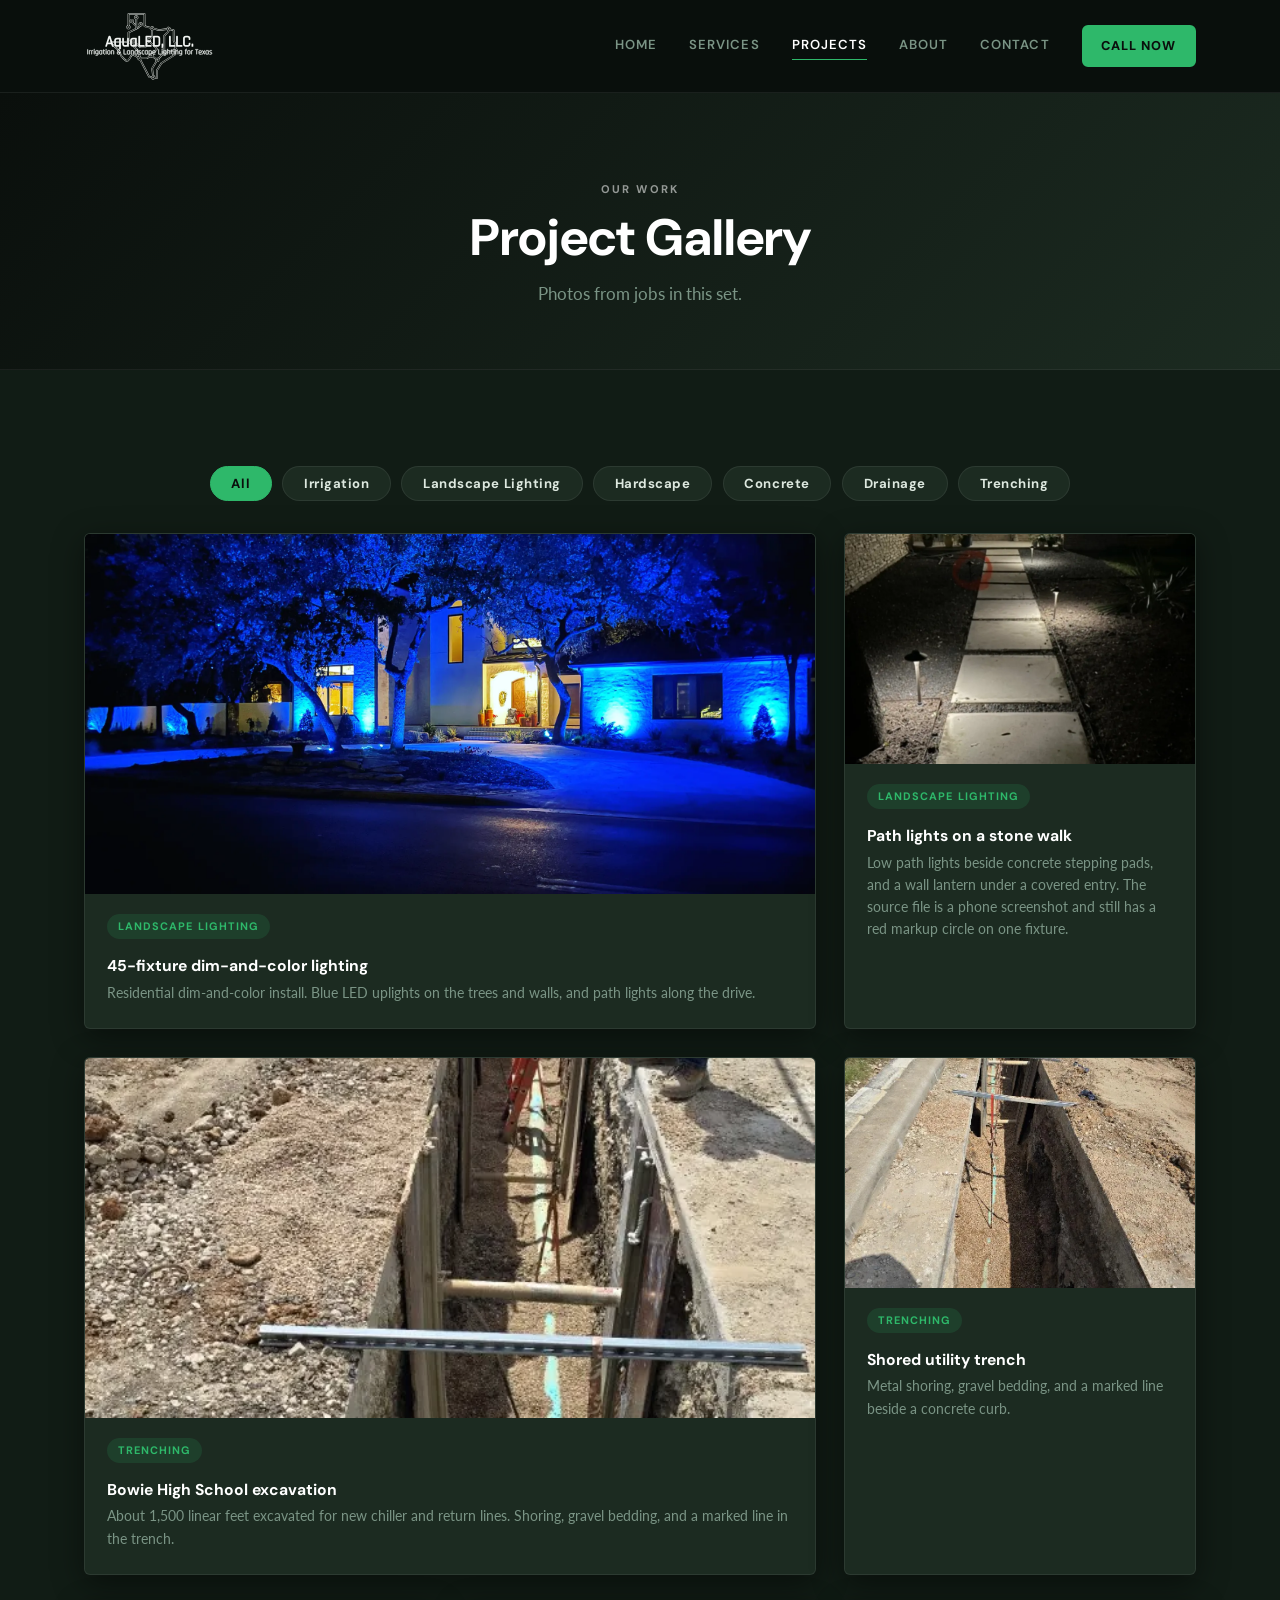
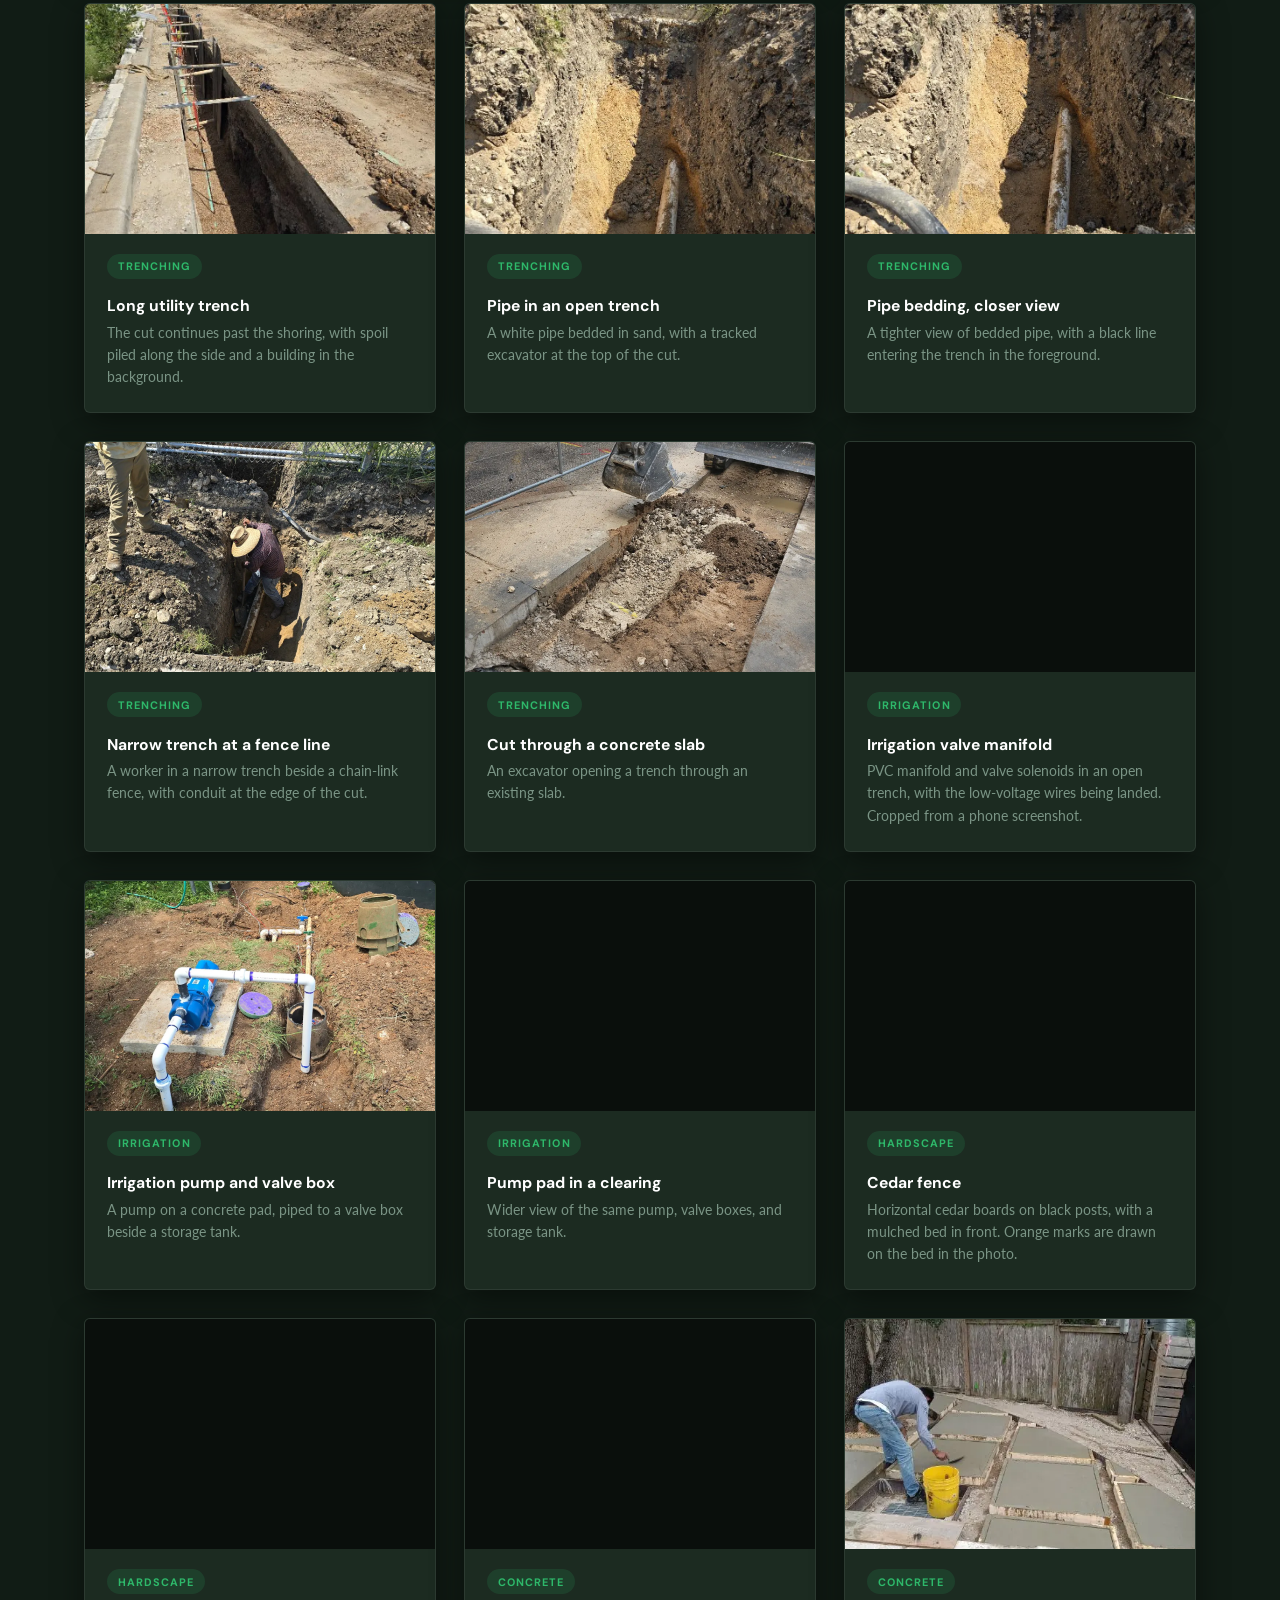
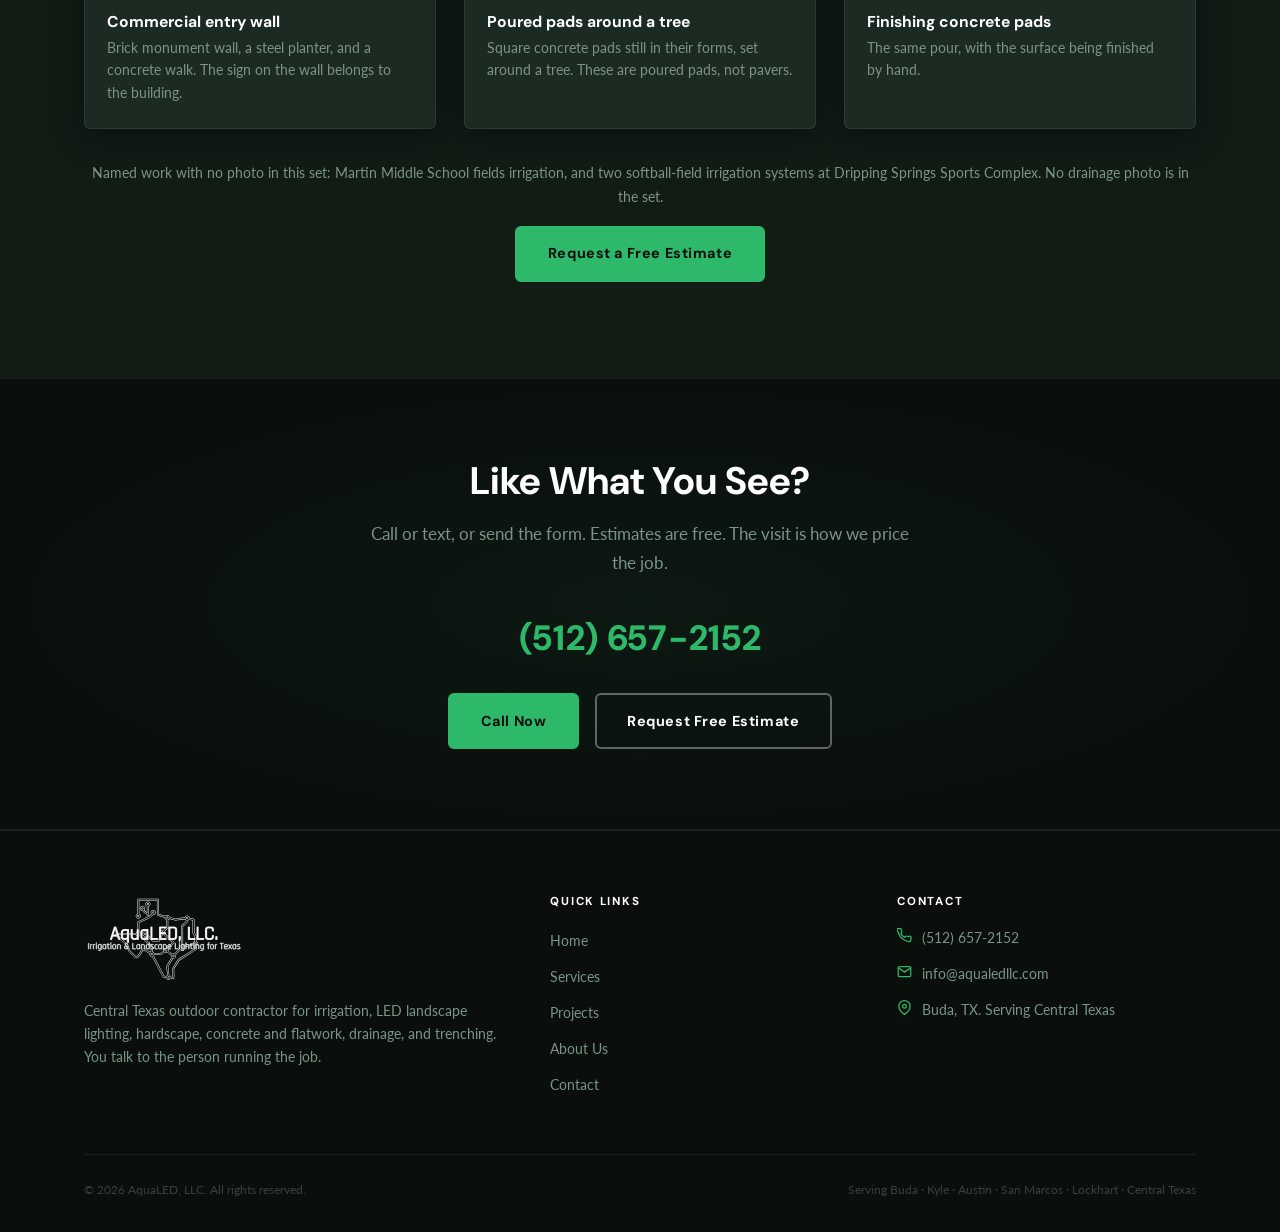
<file: gallery.html>
<!DOCTYPE html>
<html lang="en">
<head>
  <meta charset="UTF-8" />
  <meta name="viewport" content="width=device-width, initial-scale=1.0" />
  <title>Project Gallery — AquaLED, LLC | Central Texas</title>
  <meta name="description" content="Photos of AquaLED irrigation, LED landscape lighting, hardscape, concrete, and trenching work in Central Texas. Drainage photos are not in this set yet." />
  <link rel="canonical" href="https://www.aqualedllc.com/gallery.html" />
  <link rel="icon" href="favicon.ico" sizes="32x32" />
  <link rel="apple-touch-icon" href="assets/logos/apple-touch-icon.png" />
  <meta property="og:type" content="website" />
  <meta property="og:site_name" content="AquaLED, LLC" />
  <meta property="og:title" content="Project Gallery — AquaLED, LLC" />
  <meta property="og:description" content="Photos of AquaLED irrigation, LED landscape lighting, hardscape, concrete, and trenching work in Central Texas." />
  <meta property="og:url" content="https://www.aqualedllc.com/gallery.html" />
  <meta property="og:image" content="https://www.aqualedllc.com/assets/photos/web/lighting-blue.jpg" />
  <meta property="og:image:alt" content="Residence at night with blue LED uplights on the trees and walls" />
  <meta name="twitter:card" content="summary_large_image" />
  <meta name="twitter:title" content="Project Gallery — AquaLED, LLC" />
  <meta name="twitter:description" content="Photos of AquaLED irrigation, LED landscape lighting, hardscape, concrete, and trenching work in Central Texas." />
  <meta name="twitter:image" content="https://www.aqualedllc.com/assets/photos/web/lighting-blue.jpg" />
  <link rel="preconnect" href="https://fonts.googleapis.com" />
  <link rel="preconnect" href="https://fonts.gstatic.com" crossorigin />
  <link href="https://fonts.googleapis.com/css2?family=DM+Sans:wght@400;500;600;700;800&family=Lato:wght@400;700&display=swap" rel="stylesheet" />
  <link rel="stylesheet" href="style.css" />

  <style>
    .filter-bar {
      display: flex;
      gap: 0.65rem;
      flex-wrap: wrap;
      justify-content: center;
      margin-bottom: 2rem;
    }

    .filter-btn {
      padding: 0.5rem 1.3rem;
      border-radius: 30px;
      border: 1.5px solid var(--border);
      background: var(--surface);
      color: var(--text);
      font-family: 'DM Sans', sans-serif;
      font-size: 0.82rem;
      font-weight: 700;
      cursor: pointer;
      transition: background var(--transition), color var(--transition), border-color var(--transition);
      letter-spacing: 0.04em;
    }

    .filter-btn:hover,
    .filter-btn[aria-pressed="true"] {
      background: var(--green);
      color: var(--black);
      border-color: var(--green);
    }

    .gallery-grid {
      display: grid;
      grid-template-columns: repeat(auto-fill, minmax(320px, 1fr));
      gap: 1.75rem;
    }

    .gallery-card {
      background: var(--surface);
      border: 1px solid var(--border);
      border-radius: var(--radius);
      overflow: hidden;
      box-shadow: var(--shadow);
    }

    .gallery-img {
      width: 100%;
      height: 230px;
      background: var(--black);
      position: relative;
    }

    .gallery-img picture,
    .gallery-img img {
      position: absolute;
      inset: 0;
      display: block;
      width: 100%;
      height: 100%;
      object-fit: cover;
    }

    .gallery-body { padding: 1.25rem 1.4rem 1.5rem; }

    .gallery-meta {
      display: flex;
      align-items: center;
      gap: 0.65rem;
      margin-bottom: 0.5rem;
      flex-wrap: wrap;
    }

    .gallery-body h3 {
      font-size: 0.98rem;
      margin-bottom: 0.4rem;
      color: var(--white);
    }

    .gallery-body p {
      font-size: 0.87rem;
      color: var(--muted);
      line-height: 1.6;
    }

    .gallery-card.featured { grid-column: span 2; }
    .gallery-card.featured .gallery-img { height: 360px; }

    .gallery-empty {
      text-align: center;
      color: var(--muted);
      margin: 1rem 0 2rem;
    }

    @media (max-width: 700px) {
      .gallery-card.featured { grid-column: span 1; }
      .gallery-card.featured .gallery-img { height: 230px; }
    }
  </style>
</head>
<body>

  <script src="components.js"></script>

  <section class="page-hero">
    <div class="container">
      <span class="section-label" style="color:rgba(255,255,255,0.55);">Our Work</span>
      <h1>Project Gallery</h1>
      <p>Photos from jobs in this set.</p>
    </div>
  </section>

  <section>
    <div class="container">

      <div class="filter-bar" role="toolbar" aria-label="Filter photos by service">
        <button type="button" class="filter-btn" data-filter="all" aria-pressed="true">All</button>
        <button type="button" class="filter-btn" data-filter="irrigation" aria-pressed="false">Irrigation</button>
        <button type="button" class="filter-btn" data-filter="lighting" aria-pressed="false">Landscape Lighting</button>
        <button type="button" class="filter-btn" data-filter="hardscape" aria-pressed="false">Hardscape</button>
        <button type="button" class="filter-btn" data-filter="concrete" aria-pressed="false">Concrete</button>
        <button type="button" class="filter-btn" data-filter="drainage" aria-pressed="false">Drainage</button>
        <button type="button" class="filter-btn" data-filter="trenching" aria-pressed="false">Trenching</button>
      </div>
      <p id="gallery-status" class="visually-hidden" aria-live="polite"></p>
      <p id="gallery-empty" class="gallery-empty" hidden>No photos in this category yet.</p>

      <div class="gallery-grid" id="gallery-grid">

        <article class="gallery-card featured" data-category="lighting">
          <div class="gallery-img">
            <picture>
              <source srcset="assets/photos/web/lighting-blue.webp" type="image/webp" />
              <img src="assets/photos/web/lighting-blue.jpg" width="1920" height="1440" alt="Residence at night with blue LED uplights on the trees and walls and path lights along the drive" loading="lazy" decoding="async" />
            </picture>
          </div>
          <div class="gallery-body">
            <div class="gallery-meta"><span class="project-tag">Landscape Lighting</span></div>
            <h3>45-fixture dim-and-color lighting</h3>
            <p>Residential dim-and-color install. Blue LED uplights on the trees and walls, and path lights along the drive.</p>
          </div>
        </article>

        <article class="gallery-card" data-category="lighting">
          <div class="gallery-img">
            <picture>
              <source srcset="assets/photos/web/path-lights.webp" type="image/webp" />
              <img src="assets/photos/web/path-lights.jpg" width="1050" height="1400" alt="Path lights along a stone walk at night, with a red markup circle on one fixture" loading="lazy" decoding="async" />
            </picture>
          </div>
          <div class="gallery-body">
            <div class="gallery-meta"><span class="project-tag">Landscape Lighting</span></div>
            <h3>Path lights on a stone walk</h3>
            <p>Low path lights beside concrete stepping pads, and a wall lantern under a covered entry. The source file is a phone screenshot and still has a red markup circle on one fixture.</p>
          </div>
        </article>

        <article class="gallery-card featured" data-category="trenching">
          <div class="gallery-img">
            <picture>
              <source srcset="assets/photos/web/bowie-trench.webp" type="image/webp" />
              <img src="assets/photos/web/bowie-trench.jpg" width="564" height="564" alt="Shoring and gravel bedding in the Bowie High School utility trench" loading="lazy" decoding="async" />
            </picture>
          </div>
          <div class="gallery-body">
            <div class="gallery-meta"><span class="project-tag">Trenching</span></div>
            <h3>Bowie High School excavation</h3>
            <p>About 1,500 linear feet excavated for new chiller and return lines. Shoring, gravel bedding, and a marked line in the trench.</p>
          </div>
        </article>

        <article class="gallery-card" data-category="trenching">
          <div class="gallery-img">
            <picture>
              <source srcset="assets/photos/web/trench-shoring.webp" type="image/webp" />
              <img src="assets/photos/web/trench-shoring.jpg" width="799" height="799" alt="Metal trench shoring and gravel bedding beside a concrete curb" loading="lazy" decoding="async" />
            </picture>
          </div>
          <div class="gallery-body">
            <div class="gallery-meta"><span class="project-tag">Trenching</span></div>
            <h3>Shored utility trench</h3>
            <p>Metal shoring, gravel bedding, and a marked line beside a concrete curb.</p>
          </div>
        </article>

        <article class="gallery-card" data-category="trenching">
          <div class="gallery-img">
            <picture>
              <source srcset="assets/photos/web/trench-wide.webp" type="image/webp" />
              <img src="assets/photos/web/trench-wide.jpg" width="799" height="799" alt="Long shored trench with spoil piled beside it and a building in the background" loading="lazy" decoding="async" />
            </picture>
          </div>
          <div class="gallery-body">
            <div class="gallery-meta"><span class="project-tag">Trenching</span></div>
            <h3>Long utility trench</h3>
            <p>The cut continues past the shoring, with spoil piled along the side and a building in the background.</p>
          </div>
        </article>

        <article class="gallery-card" data-category="trenching">
          <div class="gallery-img">
            <picture>
              <source srcset="assets/photos/web/trench-pipe.webp" type="image/webp" />
              <img src="assets/photos/web/trench-pipe.jpg" width="799" height="799" alt="White pipe bedded in sand in an open trench, with a tracked excavator above the cut" loading="lazy" decoding="async" />
            </picture>
          </div>
          <div class="gallery-body">
            <div class="gallery-meta"><span class="project-tag">Trenching</span></div>
            <h3>Pipe in an open trench</h3>
            <p>A white pipe bedded in sand, with a tracked excavator at the top of the cut.</p>
          </div>
        </article>

        <article class="gallery-card" data-category="trenching">
          <div class="gallery-img">
            <picture>
              <source srcset="assets/photos/web/trench-pipe-close.webp" type="image/webp" />
              <img src="assets/photos/web/trench-pipe-close.jpg" width="799" height="799" alt="Closer view of pipe bedded in a trench, with a black line in the foreground" loading="lazy" decoding="async" />
            </picture>
          </div>
          <div class="gallery-body">
            <div class="gallery-meta"><span class="project-tag">Trenching</span></div>
            <h3>Pipe bedding, closer view</h3>
            <p>A tighter view of bedded pipe, with a black line entering the trench in the foreground.</p>
          </div>
        </article>

        <article class="gallery-card" data-category="trenching">
          <div class="gallery-img">
            <picture>
              <source srcset="assets/photos/web/trench-fence.webp" type="image/webp" />
              <img src="assets/photos/web/trench-fence.jpg" width="1400" height="1400" alt="Worker in a narrow trench beside a chain-link fence" loading="lazy" decoding="async" />
            </picture>
          </div>
          <div class="gallery-body">
            <div class="gallery-meta"><span class="project-tag">Trenching</span></div>
            <h3>Narrow trench at a fence line</h3>
            <p>A worker in a narrow trench beside a chain-link fence, with conduit at the edge of the cut.</p>
          </div>
        </article>

        <article class="gallery-card" data-category="trenching">
          <div class="gallery-img">
            <picture>
              <source srcset="assets/photos/web/slab-cut.webp" type="image/webp" />
              <img src="assets/photos/web/slab-cut.jpg" width="1050" height="1400" alt="Excavator bucket opening a cut through a concrete slab" loading="lazy" decoding="async" />
            </picture>
          </div>
          <div class="gallery-body">
            <div class="gallery-meta"><span class="project-tag">Trenching</span></div>
            <h3>Cut through a concrete slab</h3>
            <p>An excavator opening a trench through an existing slab.</p>
          </div>
        </article>

        <article class="gallery-card" data-category="irrigation">
          <div class="gallery-img">
            <picture>
              <source srcset="assets/photos/web/valve-manifold.webp" type="image/webp" />
              <img src="assets/photos/web/valve-manifold.jpg" width="787" height="1400" alt="Hands wiring a PVC irrigation manifold and valve solenoids in an open trench" loading="lazy" decoding="async" />
            </picture>
          </div>
          <div class="gallery-body">
            <div class="gallery-meta"><span class="project-tag">Irrigation</span></div>
            <h3>Irrigation valve manifold</h3>
            <p>PVC manifold and valve solenoids in an open trench, with the low-voltage wires being landed. Cropped from a phone screenshot.</p>
          </div>
        </article>

        <article class="gallery-card" data-category="irrigation">
          <div class="gallery-img">
            <picture>
              <source srcset="assets/photos/web/irrigation-pump.webp" type="image/webp" />
              <img src="assets/photos/web/irrigation-pump.jpg" width="1050" height="1400" alt="Irrigation pump on a concrete pad piped to a valve box beside a storage tank" loading="lazy" decoding="async" />
            </picture>
          </div>
          <div class="gallery-body">
            <div class="gallery-meta"><span class="project-tag">Irrigation</span></div>
            <h3>Irrigation pump and valve box</h3>
            <p>A pump on a concrete pad, piped to a valve box beside a storage tank.</p>
          </div>
        </article>

        <article class="gallery-card" data-category="irrigation">
          <div class="gallery-img">
            <picture>
              <source srcset="assets/photos/web/irrigation-pump-wide.webp" type="image/webp" />
              <img src="assets/photos/web/irrigation-pump-wide.jpg" width="1400" height="1050" alt="Wider view of the pump pad, valve boxes, and storage tank in a grassy clearing" loading="lazy" decoding="async" />
            </picture>
          </div>
          <div class="gallery-body">
            <div class="gallery-meta"><span class="project-tag">Irrigation</span></div>
            <h3>Pump pad in a clearing</h3>
            <p>Wider view of the same pump, valve boxes, and storage tank.</p>
          </div>
        </article>

        <article class="gallery-card" data-category="hardscape">
          <div class="gallery-img">
            <picture>
              <source srcset="assets/photos/web/cedar-fence.webp" type="image/webp" />
              <img src="assets/photos/web/cedar-fence.jpg" width="1400" height="1051" alt="New horizontal cedar fence on black posts with a mulched bed in front" loading="lazy" decoding="async" />
            </picture>
          </div>
          <div class="gallery-body">
            <div class="gallery-meta"><span class="project-tag">Hardscape</span></div>
            <h3>Cedar fence</h3>
            <p>Horizontal cedar boards on black posts, with a mulched bed in front. Orange marks are drawn on the bed in the photo.</p>
          </div>
        </article>

        <article class="gallery-card" data-category="hardscape">
          <div class="gallery-img">
            <picture>
              <source srcset="assets/photos/web/brick-entry.webp" type="image/webp" />
              <img src="assets/photos/web/brick-entry.jpg" width="1400" height="1052" alt="Brick monument wall, planter, and concrete walk at a commercial entry" loading="lazy" decoding="async" />
            </picture>
          </div>
          <div class="gallery-body">
            <div class="gallery-meta"><span class="project-tag">Hardscape</span></div>
            <h3>Commercial entry wall</h3>
            <p>Brick monument wall, a steel planter, and a concrete walk. The sign on the wall belongs to the building.</p>
          </div>
        </article>

        <article class="gallery-card" data-category="concrete">
          <div class="gallery-img">
            <picture>
              <source srcset="assets/photos/web/concrete-pads.webp" type="image/webp" />
              <img src="assets/photos/web/concrete-pads.jpg" width="640" height="480" alt="Square concrete pads poured in forms around a tree" loading="lazy" decoding="async" />
            </picture>
          </div>
          <div class="gallery-body">
            <div class="gallery-meta"><span class="project-tag">Concrete</span></div>
            <h3>Poured pads around a tree</h3>
            <p>Square concrete pads still in their forms, set around a tree. These are poured pads, not pavers.</p>
          </div>
        </article>

        <article class="gallery-card" data-category="concrete">
          <div class="gallery-img">
            <picture>
              <source srcset="assets/photos/web/concrete-finish.webp" type="image/webp" />
              <img src="assets/photos/web/concrete-finish.jpg" width="480" height="640" alt="Worker finishing the surface of poured concrete pads" loading="lazy" decoding="async" />
            </picture>
          </div>
          <div class="gallery-body">
            <div class="gallery-meta"><span class="project-tag">Concrete</span></div>
            <h3>Finishing concrete pads</h3>
            <p>The same pour, with the surface being finished by hand.</p>
          </div>
        </article>

      </div>

      <div class="text-center mt-2">
        <p style="color:var(--muted);font-size:0.9rem;margin-bottom:1rem;">Named work with no photo in this set: Martin Middle School fields irrigation, and two softball-field irrigation systems at Dripping Springs Sports Complex. No drainage photo is in the set.</p>
        <a href="contact.html" class="btn btn-primary">Request a Free Estimate</a>
      </div>

    </div>
  </section>

  <section class="cta-banner">
    <div class="container">
      <h2>Like What You See?</h2>
      <p>Call or text, or send the form. Estimates are free. The visit is how we price the job.</p>
      <a href="tel:+15126572152" class="cta-phone">(512) 657-2152</a>
      <div class="cta-buttons">
        <a href="tel:+15126572152" class="btn btn-primary">Call Now</a>
        <a href="contact.html" class="btn btn-outline">Request Free Estimate</a>
      </div>
    </div>
  </section>

  <div id="footer-placeholder"></div>

  <script>
    (function () {
      var buttons = Array.prototype.slice.call(document.querySelectorAll('.filter-btn'));
      var cards = Array.prototype.slice.call(document.querySelectorAll('.gallery-card'));
      var empty = document.getElementById('gallery-empty');
      var status = document.getElementById('gallery-status');

      function apply(filter) {
        var shown = 0;
        buttons.forEach(function (btn) {
          var on = btn.getAttribute('data-filter') === filter;
          btn.setAttribute('aria-pressed', on ? 'true' : 'false');
        });
        cards.forEach(function (card) {
          var match = filter === 'all' || card.getAttribute('data-category') === filter;
          card.hidden = !match;
          if (match) shown += 1;
        });
        empty.hidden = shown !== 0;
        status.textContent = shown === 0
          ? 'No photos in this category.'
          : 'Showing ' + shown + (shown === 1 ? ' photo.' : ' photos.');
      }

      buttons.forEach(function (btn) {
        btn.addEventListener('click', function () {
          apply(btn.getAttribute('data-filter'));
        });
      });

      apply('all');
    })();
  </script>

</body>
</html>
</file>
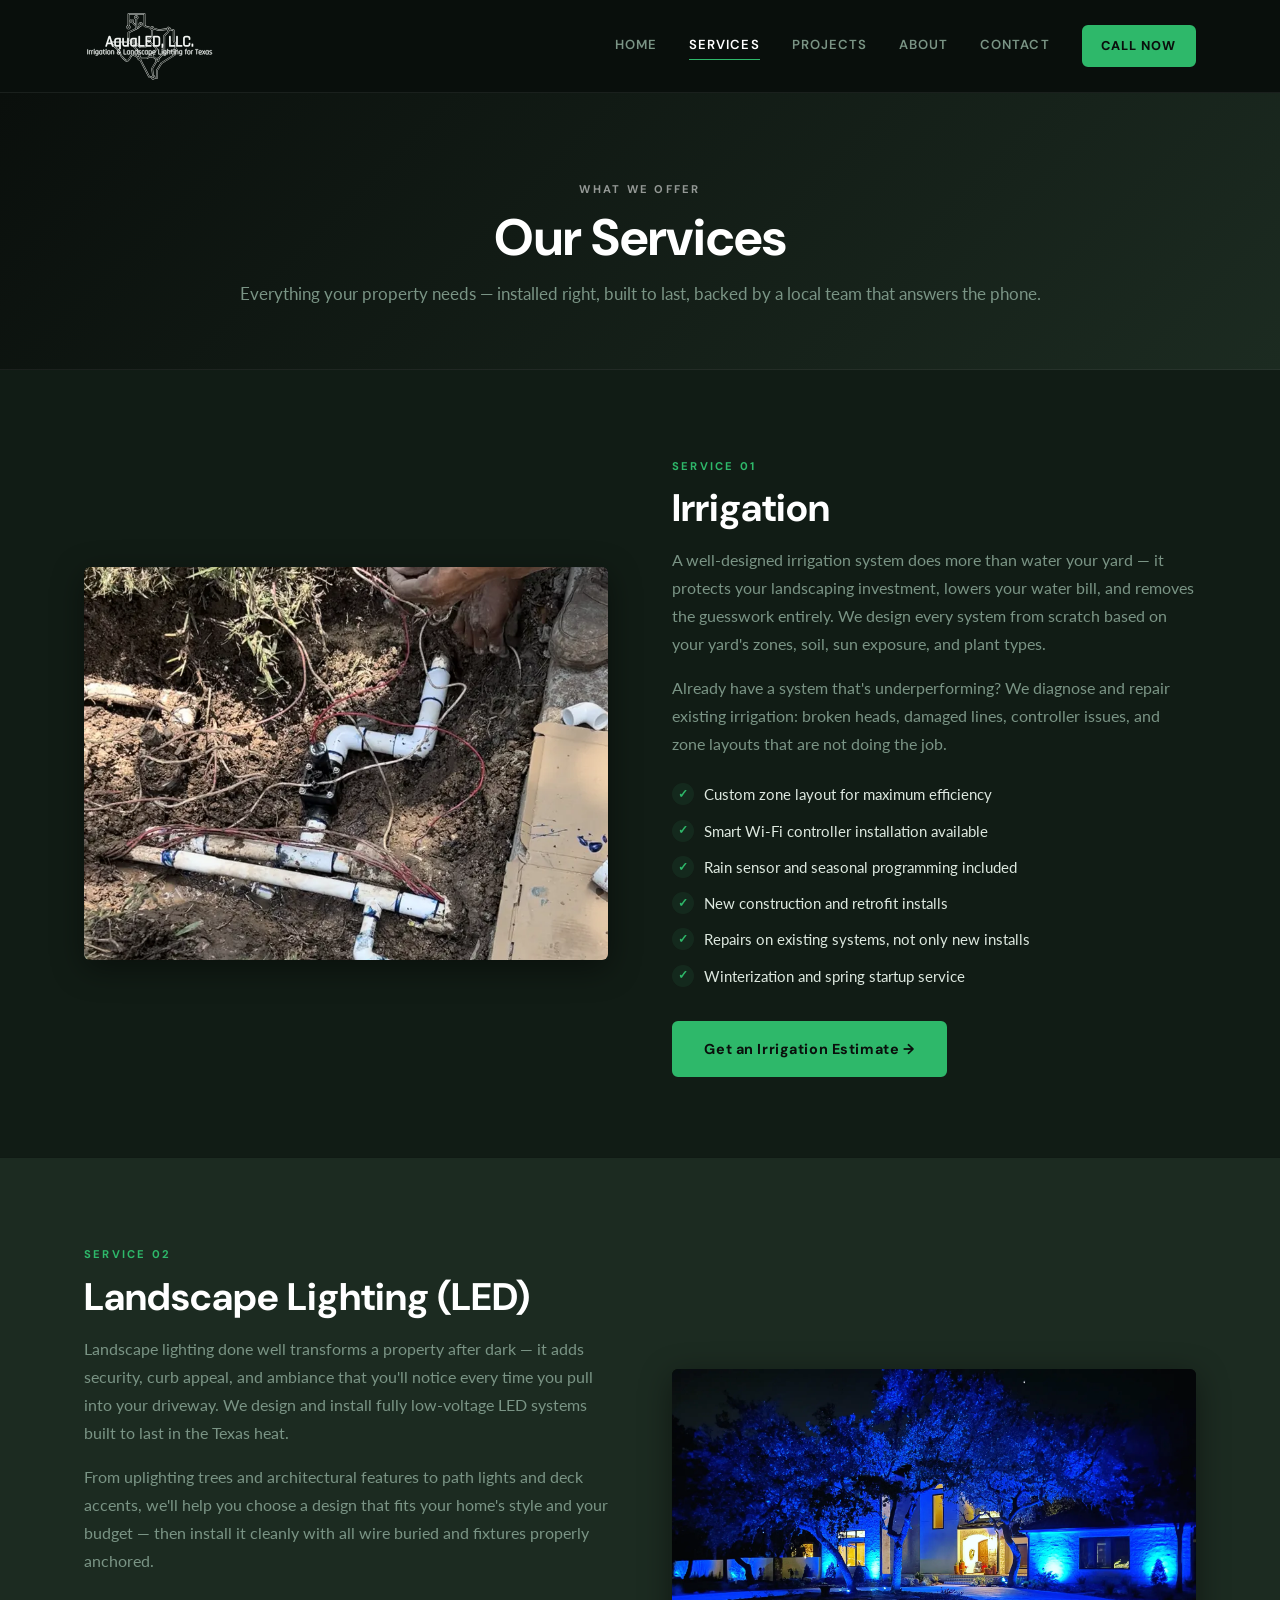
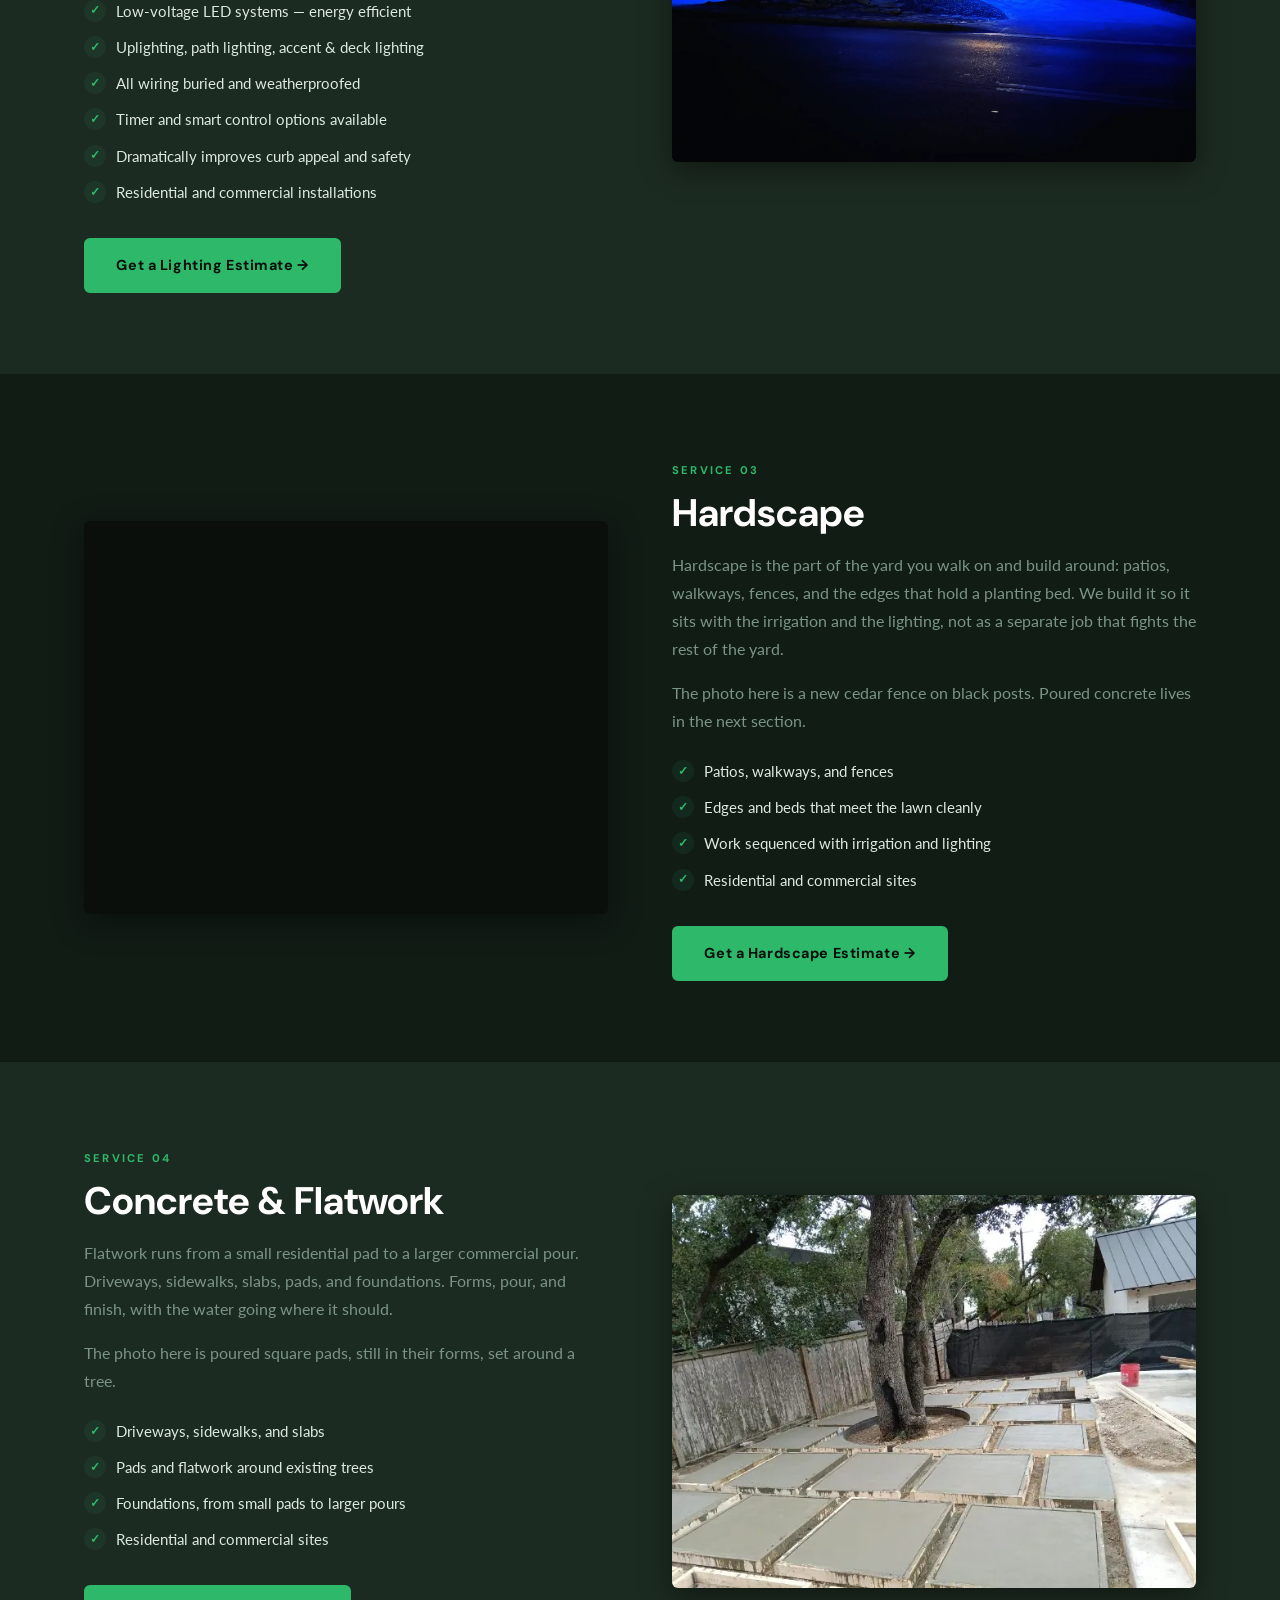
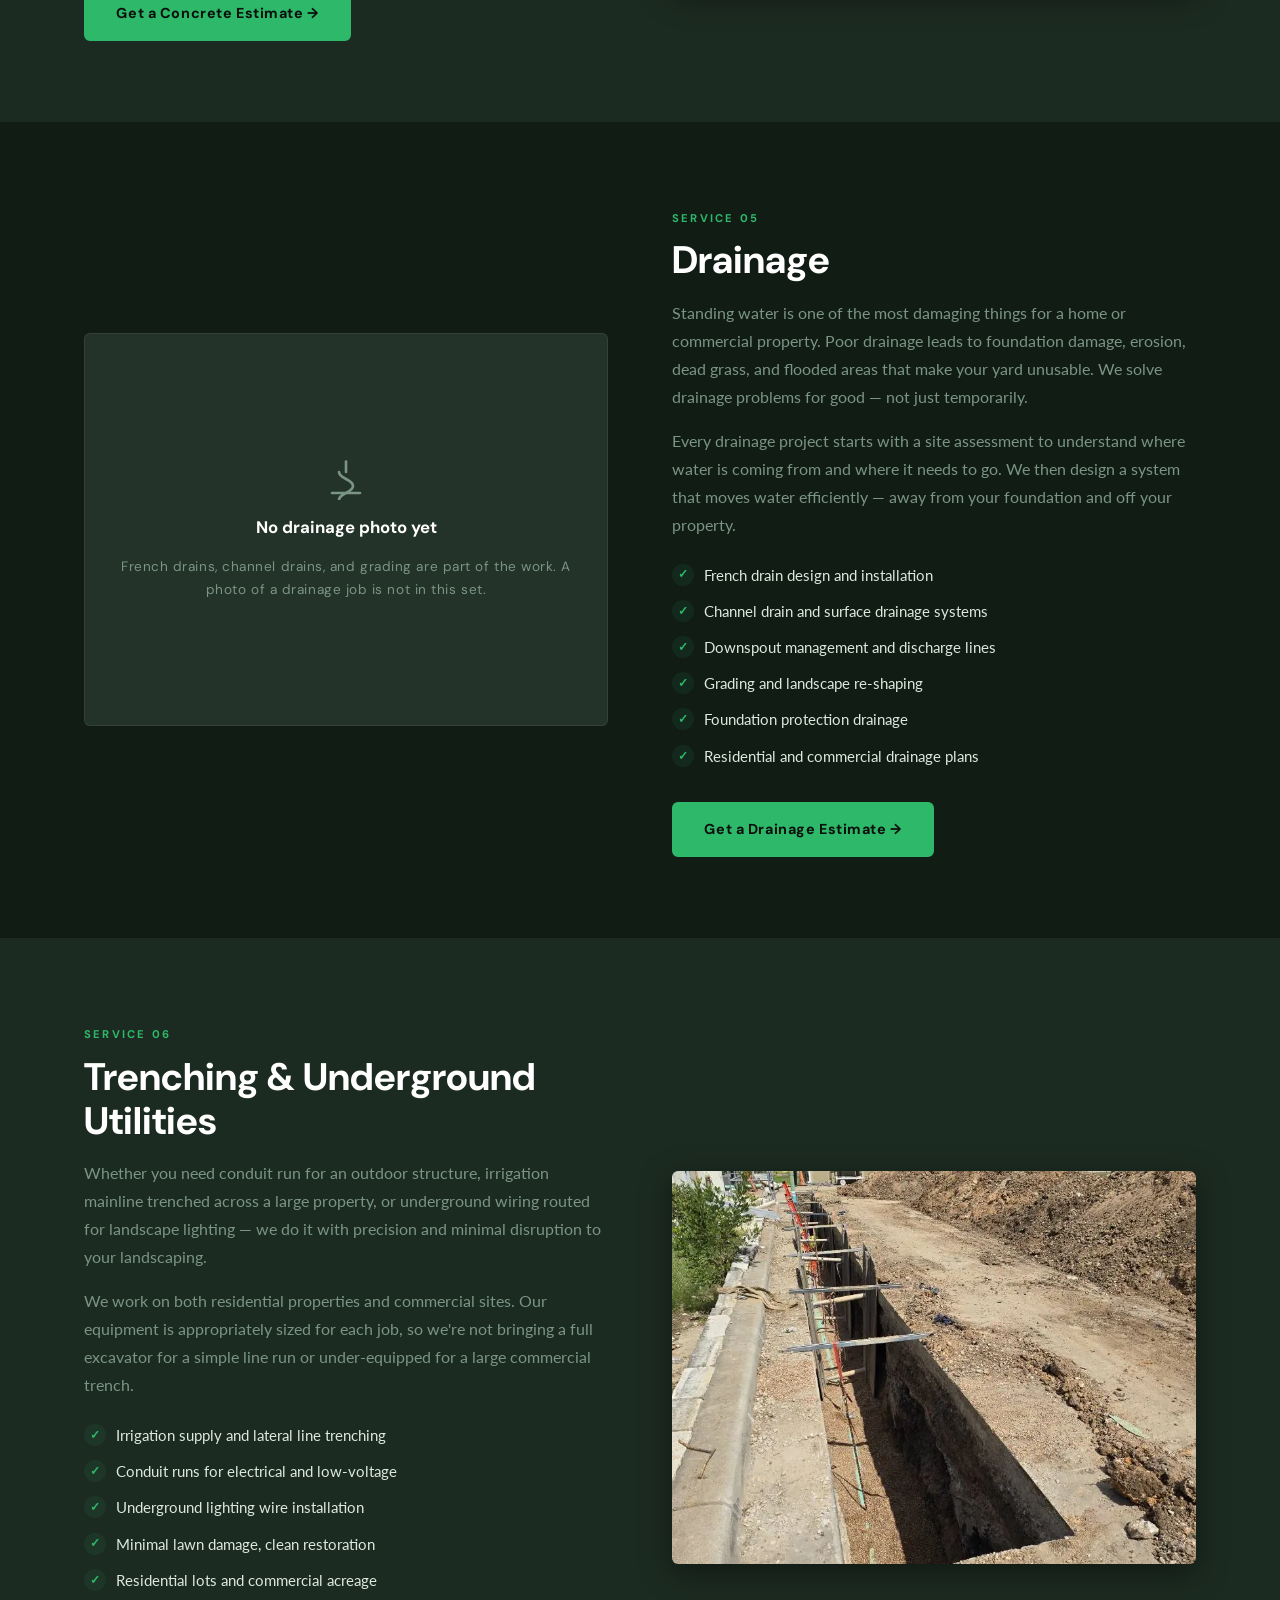
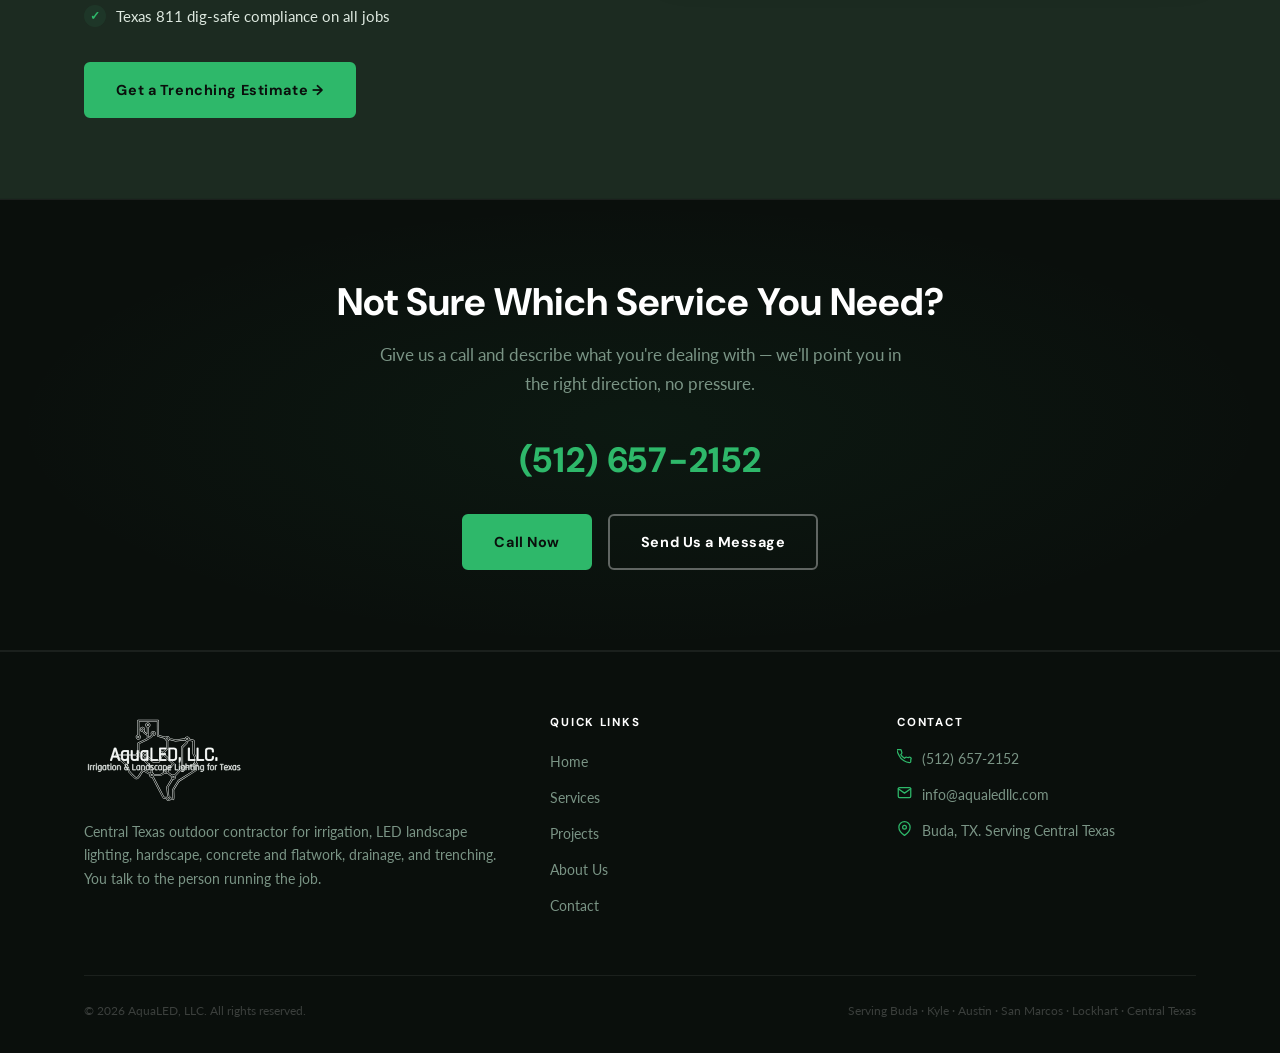
<file: services.html>
<!DOCTYPE html>
<html lang="en">
<head>
  <meta charset="UTF-8" />
  <meta name="viewport" content="width=device-width, initial-scale=1.0" />
  <title>Services — AquaLED, LLC | Irrigation, Lighting, Hardscape, Concrete, Drainage &amp; Trenching</title>
  <meta name="description" content="AquaLED services: irrigation, LED landscape lighting, hardscape, concrete and flatwork, drainage, and trenching across Central Texas. Free estimates." />
  <link rel="canonical" href="https://www.aqualedllc.com/services.html" />
  <link rel="icon" href="favicon.ico" sizes="32x32" />
  <link rel="apple-touch-icon" href="assets/logos/apple-touch-icon.png" />
  <meta property="og:type" content="website" />
  <meta property="og:site_name" content="AquaLED, LLC" />
  <meta property="og:title" content="Services — AquaLED, LLC" />
  <meta property="og:description" content="Irrigation, LED landscape lighting, hardscape, concrete and flatwork, drainage, and trenching across Central Texas." />
  <meta property="og:url" content="https://www.aqualedllc.com/services.html" />
  <meta property="og:image" content="https://www.aqualedllc.com/assets/photos/web/valve-manifold.jpg" />
  <meta property="og:image:alt" content="PVC irrigation manifold and valve wires in an open trench" />
  <meta name="twitter:card" content="summary_large_image" />
  <meta name="twitter:title" content="Services — AquaLED, LLC" />
  <meta name="twitter:description" content="Irrigation, LED landscape lighting, hardscape, concrete and flatwork, drainage, and trenching across Central Texas." />
  <meta name="twitter:image" content="https://www.aqualedllc.com/assets/photos/web/valve-manifold.jpg" />
  <link rel="preconnect" href="https://fonts.googleapis.com" />
  <link rel="preconnect" href="https://fonts.gstatic.com" crossorigin />
  <link href="https://fonts.googleapis.com/css2?family=DM+Sans:wght@400;500;600;700;800&family=Lato:wght@400;700&display=swap" rel="stylesheet" />
  <link rel="stylesheet" href="style.css" />

  <style>
    /* ── Service Detail Sections ── */
    .service-detail {
      padding: 80px 0;
      border-bottom: 1px solid rgba(0,0,0,0.07);
    }
    .service-detail:nth-child(even) { background: var(--surface); }

    .service-detail-inner {
      display: grid;
      grid-template-columns: 1fr 1fr;
      gap: 4rem;
      align-items: center;
    }

    .service-detail:nth-child(even) .service-detail-inner {
      direction: rtl;
    }
    .service-detail:nth-child(even) .service-detail-inner > * {
      direction: ltr;
    }

    .service-visual {
      border-radius: var(--radius);
      overflow: hidden;
      box-shadow: var(--shadow);
      aspect-ratio: 4/3;
      background: var(--black);
      position: relative;
    }

    .service-visual picture,
    .service-visual img {
      position: absolute;
      inset: 0;
      display: block;
      width: 100%;
      height: 100%;
      object-fit: cover;
    }

    .service-visual.v-plain {
      display: flex;
      align-items: center;
      justify-content: center;
      flex-direction: column;
      gap: 0.85rem;
      padding: 2rem;
      text-align: center;
      background: var(--surface-2);
      border: 1px solid var(--border);
      box-shadow: none;
      color: var(--muted);
      font-family: 'DM Sans', sans-serif;
      font-size: 0.85rem;
      letter-spacing: 0.04em;
    }

    .service-visual.v-plain strong {
      color: var(--white);
      font-size: 1.05rem;
      letter-spacing: 0;
    }

    .service-text h2 {
      margin-bottom: 1rem;
    }

    .service-text p {
      color: var(--muted);
      margin-bottom: 1rem;
      line-height: 1.75;
    }

    .service-benefits {
      margin: 1.5rem 0 2rem;
      display: flex;
      flex-direction: column;
      gap: 0.65rem;
    }

    .benefit-item {
      display: flex;
      align-items: flex-start;
      gap: 0.6rem;
      font-size: 0.95rem;
      color: var(--text);
    }

    .benefit-item::before {
      content: '✓';
      display: flex;
      align-items: center;
      justify-content: center;
      width: 22px;
      height: 22px;
      background: rgba(46,139,87,0.12);
      color: var(--green);
      border-radius: 50%;
      font-size: 0.75rem;
      font-weight: 700;
      flex-shrink: 0;
      margin-top: 1px;
    }

    @media (max-width: 800px) {
      .service-detail-inner { grid-template-columns: 1fr; }
      .service-detail:nth-child(even) .service-detail-inner { direction: ltr; }
    }
  </style>
</head>
<body>

  <script src="components.js"></script>

  <!-- ── PAGE HERO ───────────────────────────────────────── -->
  <section class="page-hero">
    <div class="container">
      <span class="section-label" style="color:rgba(255,255,255,0.55);">What We Offer</span>
      <h1>Our Services</h1>
      <p>Everything your property needs — installed right, built to last, backed by a local team that answers the phone.</p>
    </div>
  </section>

  <!-- ══════════════════════════════════════════════
       IRRIGATION
  ══════════════════════════════════════════════ -->
  <section class="service-detail" id="irrigation">
    <div class="container">
      <div class="service-detail-inner">
        <div class="service-visual">
          <picture>
            <source srcset="assets/photos/web/valve-manifold.webp" type="image/webp" />
            <img src="assets/photos/web/valve-manifold.jpg" width="787" height="1400" alt="PVC irrigation manifold and valve wires in an open trench" style="object-position:center 30%;" decoding="async" />
          </picture>
        </div>
        <div class="service-text">
          <span class="section-label">Service 01</span>
          <h2>Irrigation</h2>
          <p>
            A well-designed irrigation system does more than water your yard — it protects your landscaping investment, lowers your water bill, and removes the guesswork entirely. We design every system from scratch based on your yard's zones, soil, sun exposure, and plant types.
          </p>
          <p>
            Already have a system that's underperforming? We diagnose and repair existing irrigation: broken heads, damaged lines, controller issues, and zone layouts that are not doing the job.
          </p>
          <div class="service-benefits">
            <div class="benefit-item">Custom zone layout for maximum efficiency</div>
            <div class="benefit-item">Smart Wi-Fi controller installation available</div>
            <div class="benefit-item">Rain sensor and seasonal programming included</div>
            <div class="benefit-item">New construction and retrofit installs</div>
            <div class="benefit-item">Repairs on existing systems, not only new installs</div>
            <div class="benefit-item">Winterization and spring startup service</div>
          </div>
          <a href="contact.html" class="btn btn-primary">Get an Irrigation Estimate →</a>
        </div>
      </div>
    </div>
  </section>

  <!-- ══════════════════════════════════════════════
       LANDSCAPE LIGHTING
  ══════════════════════════════════════════════ -->
  <section class="service-detail" id="lighting">
    <div class="container">
      <div class="service-detail-inner">
        <div class="service-visual">
          <picture>
            <source srcset="assets/photos/web/lighting-blue.webp" type="image/webp" />
            <img src="assets/photos/web/lighting-blue.jpg" width="1920" height="1440" alt="Residence at night with blue LED uplights on the trees and walls" decoding="async" />
          </picture>
        </div>
        <div class="service-text">
          <span class="section-label">Service 02</span>
          <h2>Landscape Lighting (LED)</h2>
          <p>
            Landscape lighting done well transforms a property after dark — it adds security, curb appeal, and ambiance that you'll notice every time you pull into your driveway. We design and install fully low-voltage LED systems built to last in the Texas heat.
          </p>
          <p>
            From uplighting trees and architectural features to path lights and deck accents, we'll help you choose a design that fits your home's style and your budget — then install it cleanly with all wire buried and fixtures properly anchored.
          </p>
          <div class="service-benefits">
            <div class="benefit-item">Low-voltage LED systems — energy efficient</div>
            <div class="benefit-item">Uplighting, path lighting, accent &amp; deck lighting</div>
            <div class="benefit-item">All wiring buried and weatherproofed</div>
            <div class="benefit-item">Timer and smart control options available</div>
            <div class="benefit-item">Dramatically improves curb appeal and safety</div>
            <div class="benefit-item">Residential and commercial installations</div>
          </div>
          <a href="contact.html" class="btn btn-primary">Get a Lighting Estimate →</a>
        </div>
      </div>
    </div>
  </section>

  <!-- ══════════════════════════════════════════════
       HARDSCAPE
  ══════════════════════════════════════════════ -->
  <section class="service-detail" id="hardscape">
    <div class="container">
      <div class="service-detail-inner">
        <div class="service-visual">
          <picture>
            <source srcset="assets/photos/web/cedar-fence.webp" type="image/webp" />
            <img src="assets/photos/web/cedar-fence.jpg" width="1400" height="1051" alt="New horizontal cedar fence on black posts" loading="lazy" decoding="async" />
          </picture>
        </div>
        <div class="service-text">
          <span class="section-label">Service 03</span>
          <h2>Hardscape</h2>
          <p>
            Hardscape is the part of the yard you walk on and build around: patios, walkways, fences, and the edges that hold a planting bed. We build it so it sits with the irrigation and the lighting, not as a separate job that fights the rest of the yard.
          </p>
          <p>
            The photo here is a new cedar fence on black posts. Poured concrete lives in the next section.
          </p>
          <div class="service-benefits">
            <div class="benefit-item">Patios, walkways, and fences</div>
            <div class="benefit-item">Edges and beds that meet the lawn cleanly</div>
            <div class="benefit-item">Work sequenced with irrigation and lighting</div>
            <div class="benefit-item">Residential and commercial sites</div>
          </div>
          <a href="contact.html" class="btn btn-primary">Get a Hardscape Estimate →</a>
        </div>
      </div>
    </div>
  </section>

  <!-- ══════════════════════════════════════════════
       CONCRETE
  ══════════════════════════════════════════════ -->
  <section class="service-detail" id="concrete">
    <div class="container">
      <div class="service-detail-inner">
        <div class="service-visual">
          <picture>
            <source srcset="assets/photos/web/concrete-pads.webp" type="image/webp" />
            <img src="assets/photos/web/concrete-pads.jpg" width="640" height="480" alt="Square concrete pads poured in forms around a tree" loading="lazy" decoding="async" />
          </picture>
        </div>
        <div class="service-text">
          <span class="section-label">Service 04</span>
          <h2>Concrete &amp; Flatwork</h2>
          <p>
            Flatwork runs from a small residential pad to a larger commercial pour. Driveways, sidewalks, slabs, pads, and foundations. Forms, pour, and finish, with the water going where it should.
          </p>
          <p>
            The photo here is poured square pads, still in their forms, set around a tree.
          </p>
          <div class="service-benefits">
            <div class="benefit-item">Driveways, sidewalks, and slabs</div>
            <div class="benefit-item">Pads and flatwork around existing trees</div>
            <div class="benefit-item">Foundations, from small pads to larger pours</div>
            <div class="benefit-item">Residential and commercial sites</div>
          </div>
          <a href="contact.html" class="btn btn-primary">Get a Concrete Estimate →</a>
        </div>
      </div>
    </div>
  </section>

  <!-- ══════════════════════════════════════════════
       DRAINAGE
  ══════════════════════════════════════════════ -->
  <section class="service-detail" id="drainage">
    <div class="container">
      <div class="service-detail-inner">
        <div class="service-visual v-plain">
          <svg width="42" height="42" viewBox="0 0 24 24" fill="none" stroke="currentColor" stroke-width="1.5" stroke-linecap="round" stroke-linejoin="round" aria-hidden="true"><path d="M12 2v6"/><path d="M8 8c0 4 8 4 8 8s-8 4-8 8"/><path d="M4 20h16"/></svg>
          <strong>No drainage photo yet</strong>
          <span>French drains, channel drains, and grading are part of the work. A photo of a drainage job is not in this set.</span>
        </div>
        <div class="service-text">
          <span class="section-label">Service 05</span>
          <h2>Drainage</h2>
          <p>
            Standing water is one of the most damaging things for a home or commercial property. Poor drainage leads to foundation damage, erosion, dead grass, and flooded areas that make your yard unusable. We solve drainage problems for good — not just temporarily.
          </p>
          <p>
            Every drainage project starts with a site assessment to understand where water is coming from and where it needs to go. We then design a system that moves water efficiently — away from your foundation and off your property.
          </p>
          <div class="service-benefits">
            <div class="benefit-item">French drain design and installation</div>
            <div class="benefit-item">Channel drain and surface drainage systems</div>
            <div class="benefit-item">Downspout management and discharge lines</div>
            <div class="benefit-item">Grading and landscape re-shaping</div>
            <div class="benefit-item">Foundation protection drainage</div>
            <div class="benefit-item">Residential and commercial drainage plans</div>
          </div>
          <a href="contact.html" class="btn btn-primary">Get a Drainage Estimate →</a>
        </div>
      </div>
    </div>
  </section>

  <!-- ══════════════════════════════════════════════
       TRENCHING & UTILITIES
  ══════════════════════════════════════════════ -->
  <section class="service-detail" id="trenching">
    <div class="container">
      <div class="service-detail-inner">
        <div class="service-visual">
          <picture>
            <source srcset="assets/photos/web/trench-wide.webp" type="image/webp" />
            <img src="assets/photos/web/trench-wide.jpg" width="799" height="799" alt="Long shored trench with spoil piled beside it" loading="lazy" decoding="async" />
          </picture>
        </div>
        <div class="service-text">
          <span class="section-label">Service 06</span>
          <h2>Trenching &amp; Underground Utilities</h2>
          <p>
            Whether you need conduit run for an outdoor structure, irrigation mainline trenched across a large property, or underground wiring routed for landscape lighting — we do it with precision and minimal disruption to your landscaping.
          </p>
          <p>
            We work on both residential properties and commercial sites. Our equipment is appropriately sized for each job, so we're not bringing a full excavator for a simple line run or under-equipped for a large commercial trench.
          </p>
          <div class="service-benefits">
            <div class="benefit-item">Irrigation supply and lateral line trenching</div>
            <div class="benefit-item">Conduit runs for electrical and low-voltage</div>
            <div class="benefit-item">Underground lighting wire installation</div>
            <div class="benefit-item">Minimal lawn damage, clean restoration</div>
            <div class="benefit-item">Residential lots and commercial acreage</div>
            <div class="benefit-item">Texas 811 dig-safe compliance on all jobs</div>
          </div>
          <a href="contact.html" class="btn btn-primary">Get a Trenching Estimate →</a>
        </div>
      </div>
    </div>
  </section>

  <!-- ── CTA BANNER ──────────────────────────────────────── -->
  <section class="cta-banner">
    <div class="container">
      <h2>Not Sure Which Service You Need?</h2>
      <p>Give us a call and describe what you're dealing with — we'll point you in the right direction, no pressure.</p>
      <a href="tel:+15126572152" class="cta-phone">(512) 657-2152</a>
      <div class="cta-buttons">
        <a href="tel:+15126572152" class="btn btn-primary"> Call Now</a>
        <a href="contact.html" class="btn btn-outline">Send Us a Message</a>
      </div>
    </div>
  </section>

  <div id="footer-placeholder"></div>

</body>
</html>
</file>
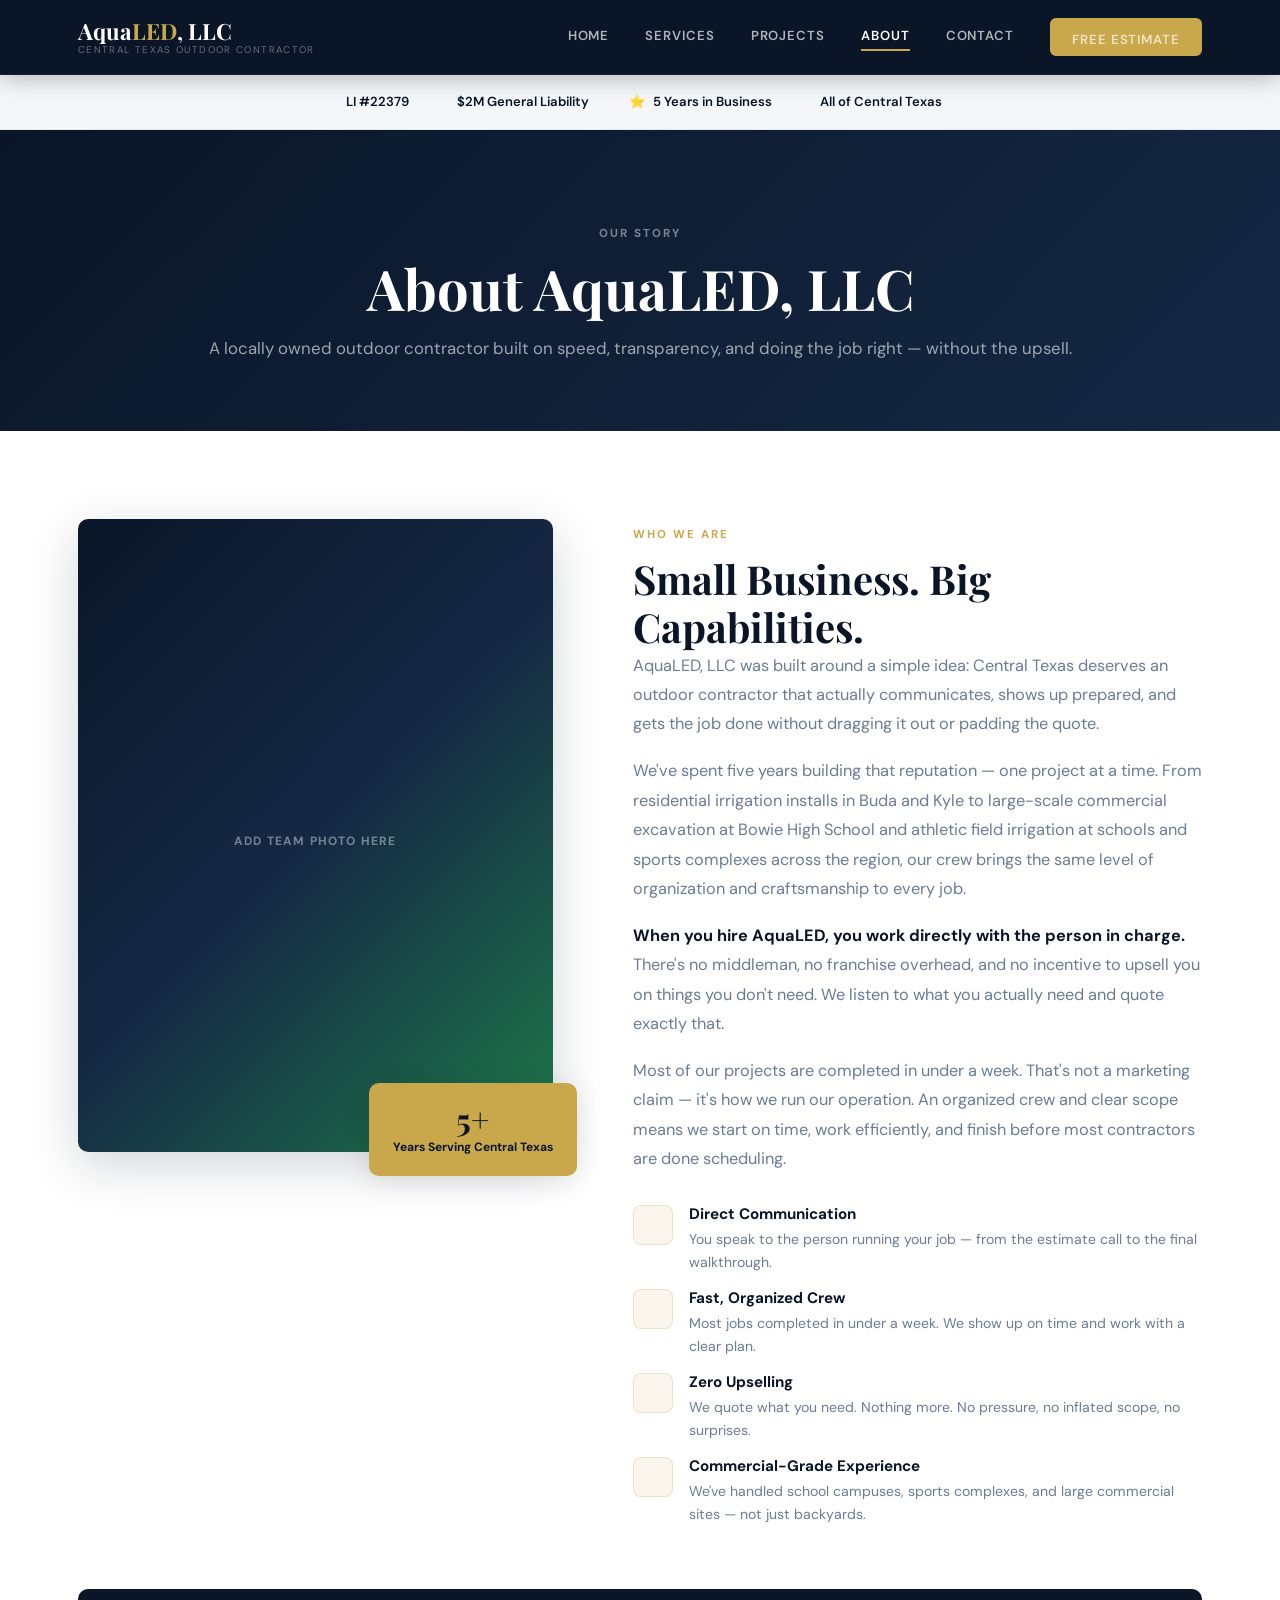
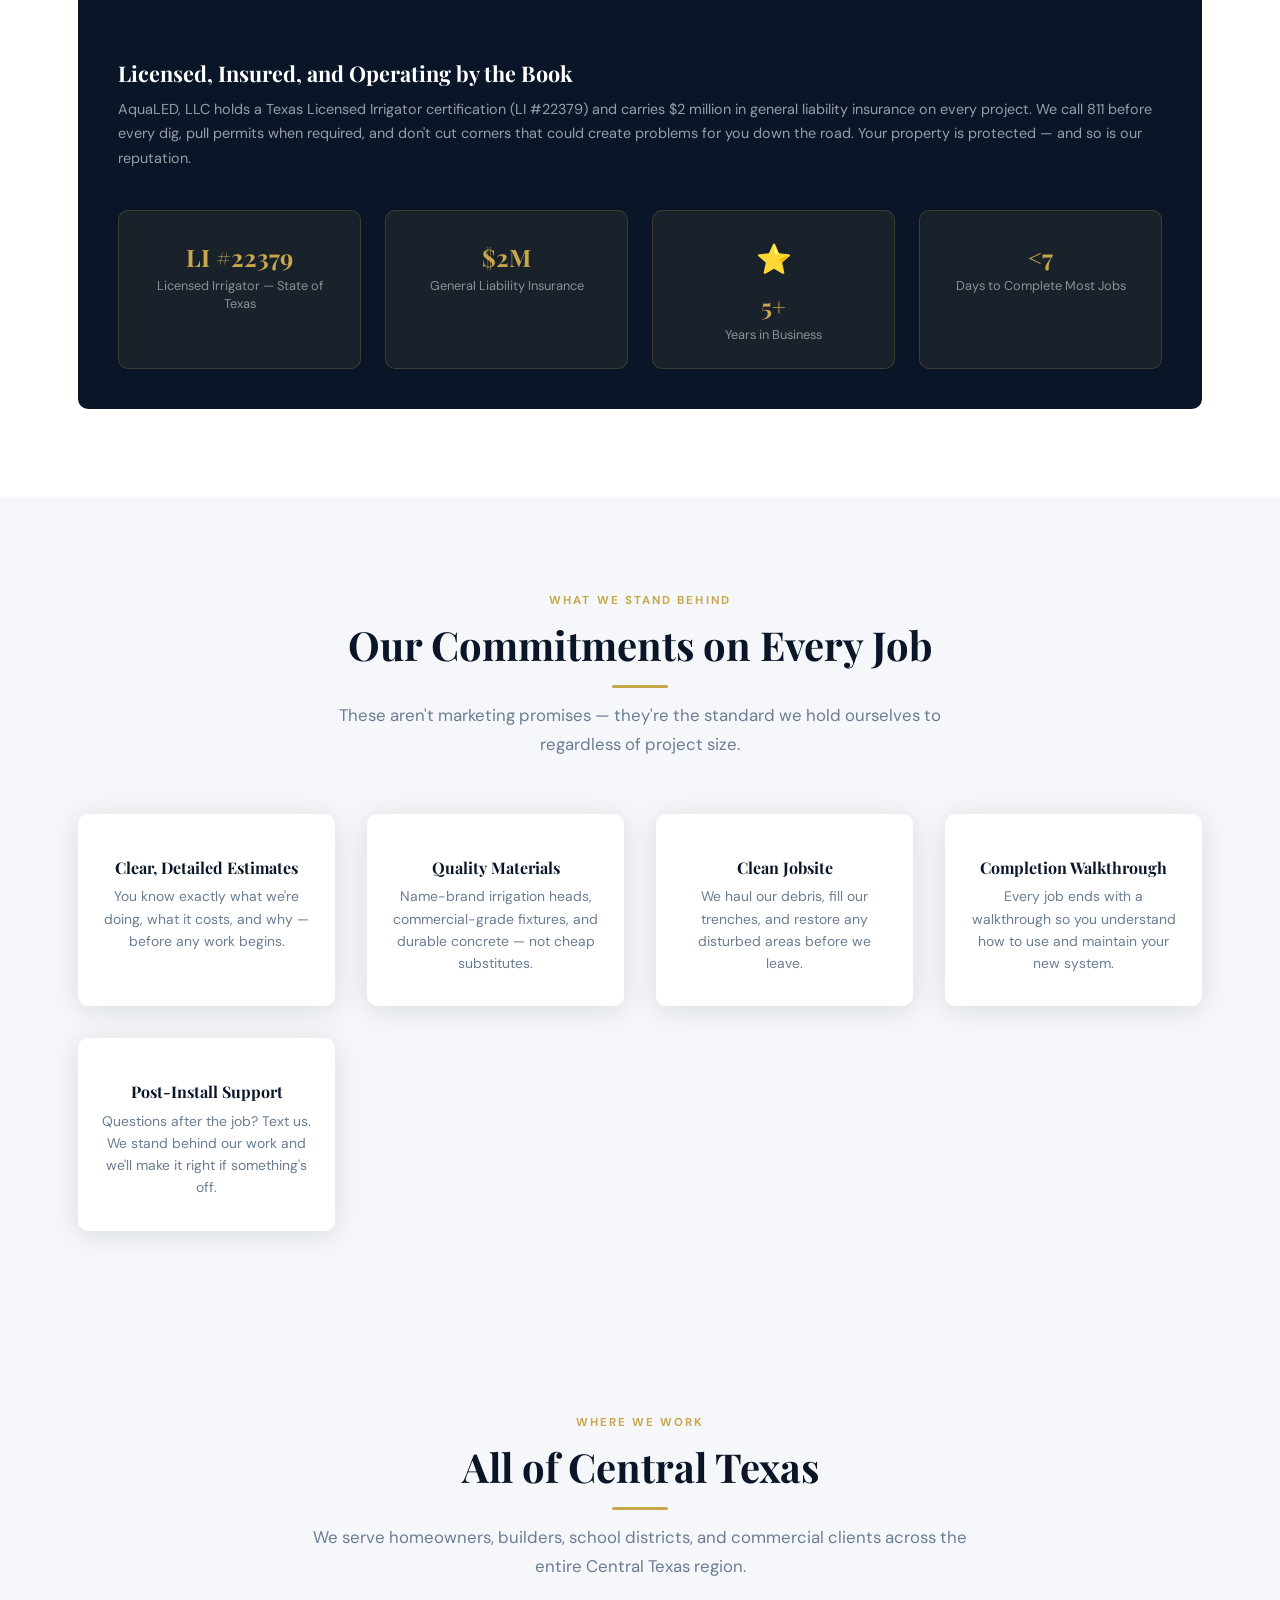
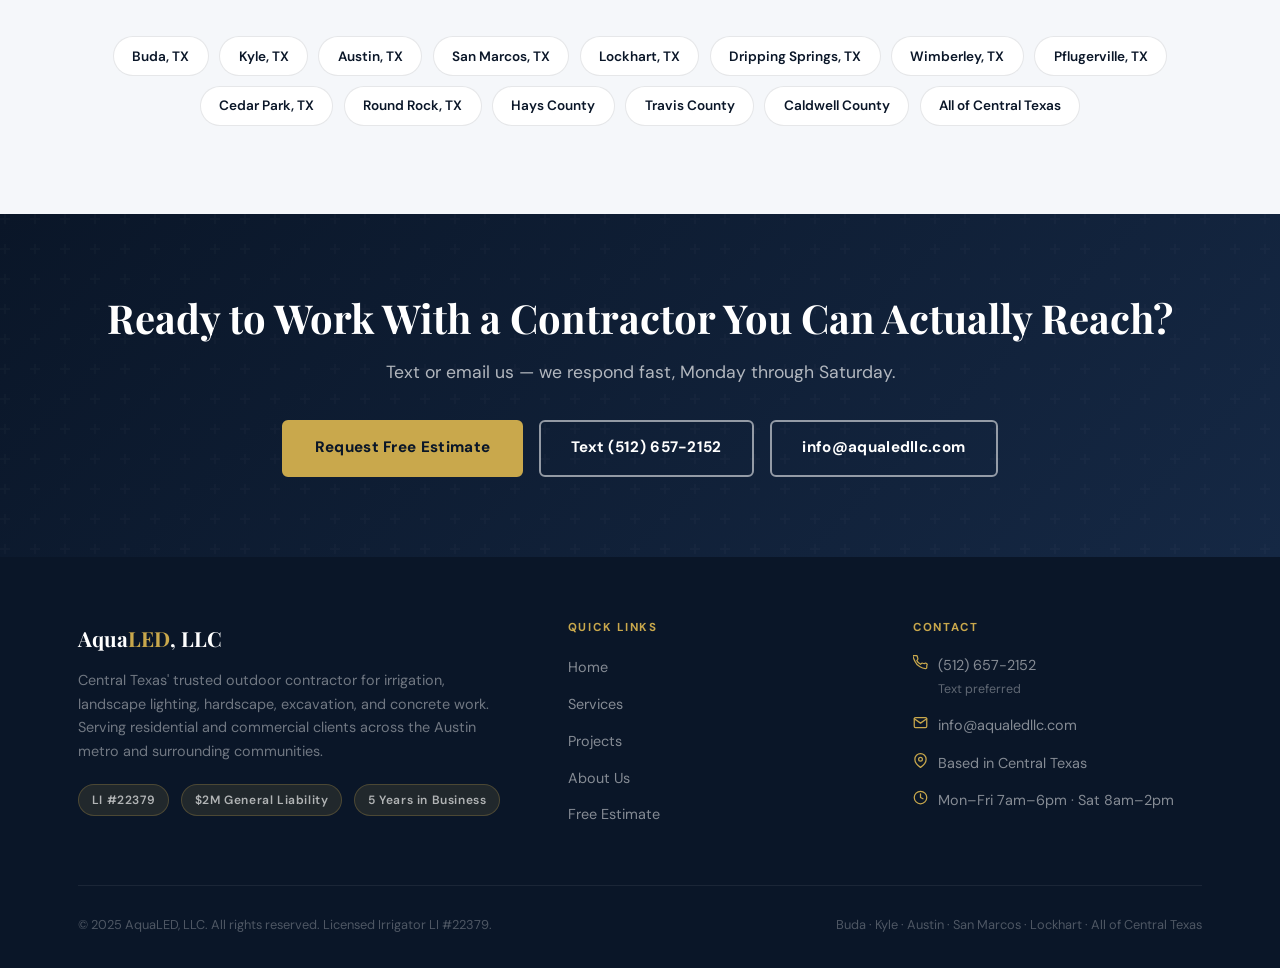
<file: Version 2/files/about.html>
<!DOCTYPE html>
<html lang="en">
<head>
  <meta charset="UTF-8" />
  <meta name="viewport" content="width=device-width, initial-scale=1.0" />
  <title>About AquaLED, LLC — Local Outdoor Contractor | Central Texas</title>
  <meta name="description" content="AquaLED, LLC is a locally owned outdoor contractor serving all of Central Texas. 5 years of experience, Licensed Irrigator LI #22379, $2M general liability. Fast turnaround, direct communication, no upselling." />
  <link rel="preconnect" href="https://fonts.googleapis.com" />
  <link rel="preconnect" href="https://fonts.gstatic.com" crossorigin />
  <link href="https://fonts.googleapis.com/css2?family=Playfair+Display:wght@700&family=DM+Sans:wght@400;500;600;700&display=swap" rel="stylesheet" />
  <link rel="stylesheet" href="style.css" />
  <style>
    .about-story {
      display:grid; grid-template-columns:1fr 1.2fr; gap:5rem; align-items:start;
    }
    .about-photo-stack { position:relative; }
    .about-photo-main {
      width:100%; aspect-ratio:3/4; border-radius:var(--radius);
      background:linear-gradient(135deg,var(--navy) 0%,var(--blue) 50%,var(--green) 100%);
      display:flex; align-items:center; justify-content:center; flex-direction:column;
      box-shadow:var(--shadow-lg);
    }
    .about-photo-main .photo-icon  { font-size:4rem; }
    .about-photo-main .photo-label {
      font-size:0.75rem; font-weight:700; letter-spacing:0.1em;
      color:rgba(255,255,255,0.42); text-transform:uppercase; margin-top:0.75rem;
    }
    .about-badge {
      position:absolute; bottom:-1.5rem; right:-1.5rem;
      background:var(--gold); color:var(--navy);
      padding:1.25rem 1.5rem; border-radius:var(--radius);
      box-shadow:var(--shadow); text-align:center; min-width:145px;
    }
    .about-badge .badge-number { font-family:'Playfair Display',serif; font-size:2rem; font-weight:700; line-height:1; display:block; }
    .about-badge .badge-label  { font-size:0.75rem; line-height:1.3; display:block; margin-top:0.3rem; font-weight:700; }

    .about-text p { color:var(--gray); margin-bottom:1.1rem; line-height:1.8; font-size:1.02rem; }
    .about-text p strong { color:var(--navy); font-weight:700; }

    .about-values { margin-top:2rem; display:flex; flex-direction:column; gap:1rem; }
    .about-value  { display:flex; gap:1rem; align-items:flex-start; }
    .about-value-icon {
      width:40px; height:40px; background:rgba(201,168,76,0.1); border:1px solid rgba(201,168,76,0.25);
      border-radius:8px; display:flex; align-items:center; justify-content:center;
      font-size:1.1rem; flex-shrink:0;
    }
    .about-value-text h4 { font-size:0.95rem; margin-bottom:0.2rem; }
    .about-value-text p  { font-size:0.88rem; margin-bottom:0; color:var(--gray); line-height:1.6; }

    .license-box {
      background:var(--navy); border-radius:var(--radius); padding:2.5rem;
      display:flex; align-items:center; gap:2rem; margin-top:4rem; flex-wrap:wrap;
    }
    .license-icon { font-size:3rem; flex-shrink:0; }
    .license-text h3 { color:var(--white); margin-bottom:0.6rem; }
    .license-text p  { color:rgba(255,255,255,0.58); font-size:0.9rem; line-height:1.7; margin:0; }

    .cred-cards { display:grid; grid-template-columns:repeat(auto-fit,minmax(180px,1fr)); gap:1.5rem; margin-top:2.5rem; }
    .cred-card {
      background:rgba(201,168,76,0.08); border:1px solid rgba(201,168,76,0.2);
      border-radius:var(--radius); padding:1.5rem; text-align:center;
    }
    .cred-card .cc-icon  { font-size:1.8rem; margin-bottom:0.5rem; }
    .cred-card .cc-value { font-family:'Playfair Display',serif; font-size:1.5rem; font-weight:700; color:var(--gold); line-height:1.2; }
    .cred-card .cc-label { font-size:0.8rem; color:rgba(255,255,255,0.5); margin-top:0.3rem; line-height:1.4; }

    .commitment-grid { display:grid; grid-template-columns:repeat(auto-fit,minmax(200px,1fr)); gap:2rem; margin-top:3rem; }
    .commitment-card {
      background:var(--white); border-radius:var(--radius); padding:2rem 1.5rem;
      text-align:center; box-shadow:var(--shadow); transition:transform var(--transition);
    }
    .commitment-card:hover { transform:translateY(-4px); }
    .commitment-card .c-icon { font-size:2.2rem; margin-bottom:0.75rem; }
    .commitment-card h3 { font-size:1rem; margin-bottom:0.5rem; }
    .commitment-card p  { font-size:0.87rem; color:var(--gray); line-height:1.6; }

    @media(max-width:800px){
      .about-story { grid-template-columns:1fr; gap:3rem; }
      .about-badge { right:0.5rem; bottom:-1rem; }
    }
  </style>
</head>
<body>

  <script src="components.js"></script>

  <div class="cred-bar">
    <div class="container">
      <div class="cred-items">
        <div class="cred-item"><span class="cred-icon"></span> LI #22379</div>
        <div class="cred-item"><span class="cred-icon"></span> $2M General Liability</div>
        <div class="cred-item"><span class="cred-icon">⭐</span> 5 Years in Business</div>
        <div class="cred-item"><span class="cred-icon"></span> All of Central Texas</div>
      </div>
    </div>
  </div>

  <section class="page-hero">
    <div class="container">
      <span class="section-label" style="color:rgba(255,255,255,0.45);">Our Story</span>
      <h1>About AquaLED, LLC</h1>
      <p>A locally owned outdoor contractor built on speed, transparency, and doing the job right — without the upsell.</p>
    </div>
  </section>

  <!-- STORY -->
  <section>
    <div class="container">
      <div class="about-story">
        <div class="about-photo-stack">
          <div class="about-photo-main">
            <div class="photo-icon"></div>
            <div class="photo-label">Add Team Photo Here</div>
          </div>
          <div class="about-badge">
            <span class="badge-number">5+</span>
            <span class="badge-label">Years Serving Central Texas</span>
          </div>
        </div>

        <div class="about-text">
          <span class="section-label">Who We Are</span>
          <h2>Small Business. Big Capabilities.</h2>

          <p>AquaLED, LLC was built around a simple idea: Central Texas deserves an outdoor contractor that actually communicates, shows up prepared, and gets the job done without dragging it out or padding the quote.</p>

          <p>We've spent five years building that reputation — one project at a time. From residential irrigation installs in Buda and Kyle to large-scale commercial excavation at Bowie High School and athletic field irrigation at schools and sports complexes across the region, our crew brings the same level of organization and craftsmanship to every job.</p>

          <p><strong>When you hire AquaLED, you work directly with the person in charge.</strong> There's no middleman, no franchise overhead, and no incentive to upsell you on things you don't need. We listen to what you actually need and quote exactly that.</p>

          <p>Most of our projects are completed in under a week. That's not a marketing claim — it's how we run our operation. An organized crew and clear scope means we start on time, work efficiently, and finish before most contractors are done scheduling.</p>

          <div class="about-values">
            <div class="about-value">
              <div class="about-value-icon"></div>
              <div class="about-value-text">
                <h4>Direct Communication</h4>
                <p>You speak to the person running your job — from the estimate call to the final walkthrough.</p>
              </div>
            </div>
            <div class="about-value">
              <div class="about-value-icon"></div>
              <div class="about-value-text">
                <h4>Fast, Organized Crew</h4>
                <p>Most jobs completed in under a week. We show up on time and work with a clear plan.</p>
              </div>
            </div>
            <div class="about-value">
              <div class="about-value-icon"></div>
              <div class="about-value-text">
                <h4>Zero Upselling</h4>
                <p>We quote what you need. Nothing more. No pressure, no inflated scope, no surprises.</p>
              </div>
            </div>
            <div class="about-value">
              <div class="about-value-icon"></div>
              <div class="about-value-text">
                <h4>Commercial-Grade Experience</h4>
                <p>We've handled school campuses, sports complexes, and large commercial sites — not just backyards.</p>
              </div>
            </div>
          </div>
        </div>
      </div>

      <!-- License Box -->
      <div class="license-box">
        <div class="license-icon"></div>
        <div class="license-text">
          <h3>Licensed, Insured, and Operating by the Book</h3>
          <p>AquaLED, LLC holds a Texas Licensed Irrigator certification (LI #22379) and carries $2 million in general liability insurance on every project. We call 811 before every dig, pull permits when required, and don't cut corners that could create problems for you down the road. Your property is protected — and so is our reputation.</p>
          <div class="cred-cards">
            <div class="cred-card">
              <div class="cc-icon"></div>
              <div class="cc-value">LI #22379</div>
              <div class="cc-label">Licensed Irrigator — State of Texas</div>
            </div>
            <div class="cred-card">
              <div class="cc-icon"></div>
              <div class="cc-value">$2M</div>
              <div class="cc-label">General Liability Insurance</div>
            </div>
            <div class="cred-card">
              <div class="cc-icon">⭐</div>
              <div class="cc-value">5+</div>
              <div class="cc-label">Years in Business</div>
            </div>
            <div class="cred-card">
              <div class="cc-icon"></div>
              <div class="cc-value">&lt;7</div>
              <div class="cc-label">Days to Complete Most Jobs</div>
            </div>
          </div>
        </div>
      </div>
    </div>
  </section>

  <!-- COMMITMENTS -->
  <section class="bg-offwhite">
    <div class="container">
      <div class="section-header">
        <span class="section-label">What We Stand Behind</span>
        <h2>Our Commitments on Every Job</h2>
        <div class="divider"></div>
        <p>These aren't marketing promises — they're the standard we hold ourselves to regardless of project size.</p>
      </div>
      <div class="commitment-grid">
        <div class="commitment-card">
          <div class="c-icon"></div>
          <h3>Clear, Detailed Estimates</h3>
          <p>You know exactly what we're doing, what it costs, and why — before any work begins.</p>
        </div>
        <div class="commitment-card">
          <div class="c-icon"></div>
          <h3>Quality Materials</h3>
          <p>Name-brand irrigation heads, commercial-grade fixtures, and durable concrete — not cheap substitutes.</p>
        </div>
        <div class="commitment-card">
          <div class="c-icon"></div>
          <h3>Clean Jobsite</h3>
          <p>We haul our debris, fill our trenches, and restore any disturbed areas before we leave.</p>
        </div>
        <div class="commitment-card">
          <div class="c-icon"></div>
          <h3>Completion Walkthrough</h3>
          <p>Every job ends with a walkthrough so you understand how to use and maintain your new system.</p>
        </div>
        <div class="commitment-card">
          <div class="c-icon"></div>
          <h3>Post-Install Support</h3>
          <p>Questions after the job? Text us. We stand behind our work and we'll make it right if something's off.</p>
        </div>
      </div>
    </div>
  </section>

  <!-- SERVICE AREA -->
  <section class="area-section">
    <div class="container">
      <div class="section-header">
        <span class="section-label">Where We Work</span>
        <h2>All of Central Texas</h2>
        <div class="divider"></div>
        <p>We serve homeowners, builders, school districts, and commercial clients across the entire Central Texas region.</p>
      </div>
      <div class="area-tags" style="justify-content:center;">
        <span class="area-tag">Buda, TX</span>
        <span class="area-tag">Kyle, TX</span>
        <span class="area-tag">Austin, TX</span>
        <span class="area-tag">San Marcos, TX</span>
        <span class="area-tag">Lockhart, TX</span>
        <span class="area-tag">Dripping Springs, TX</span>
        <span class="area-tag">Wimberley, TX</span>
        <span class="area-tag">Pflugerville, TX</span>
        <span class="area-tag">Cedar Park, TX</span>
        <span class="area-tag">Round Rock, TX</span>
        <span class="area-tag">Hays County</span>
        <span class="area-tag">Travis County</span>
        <span class="area-tag">Caldwell County</span>
        <span class="area-tag">All of Central Texas</span>
      </div>
    </div>
  </section>

  <section class="cta-banner">
    <div class="container">
      <h2>Ready to Work With a Contractor You Can Actually Reach?</h2>
      <p>Text or email us — we respond fast, Monday through Saturday.</p>
      <div class="cta-buttons">
        <a href="contact.html" class="btn btn-gold">Request Free Estimate</a>
        <a href="sms:+15126572152" class="btn btn-outline"> Text (512) 657-2152</a>
        <a href="mailto:info@aqualedllc.com" class="btn btn-outline"> info@aqualedllc.com</a>
      </div>
    </div>
  </section>

  <div id="footer-placeholder"></div>

</body>
</html>
</file>
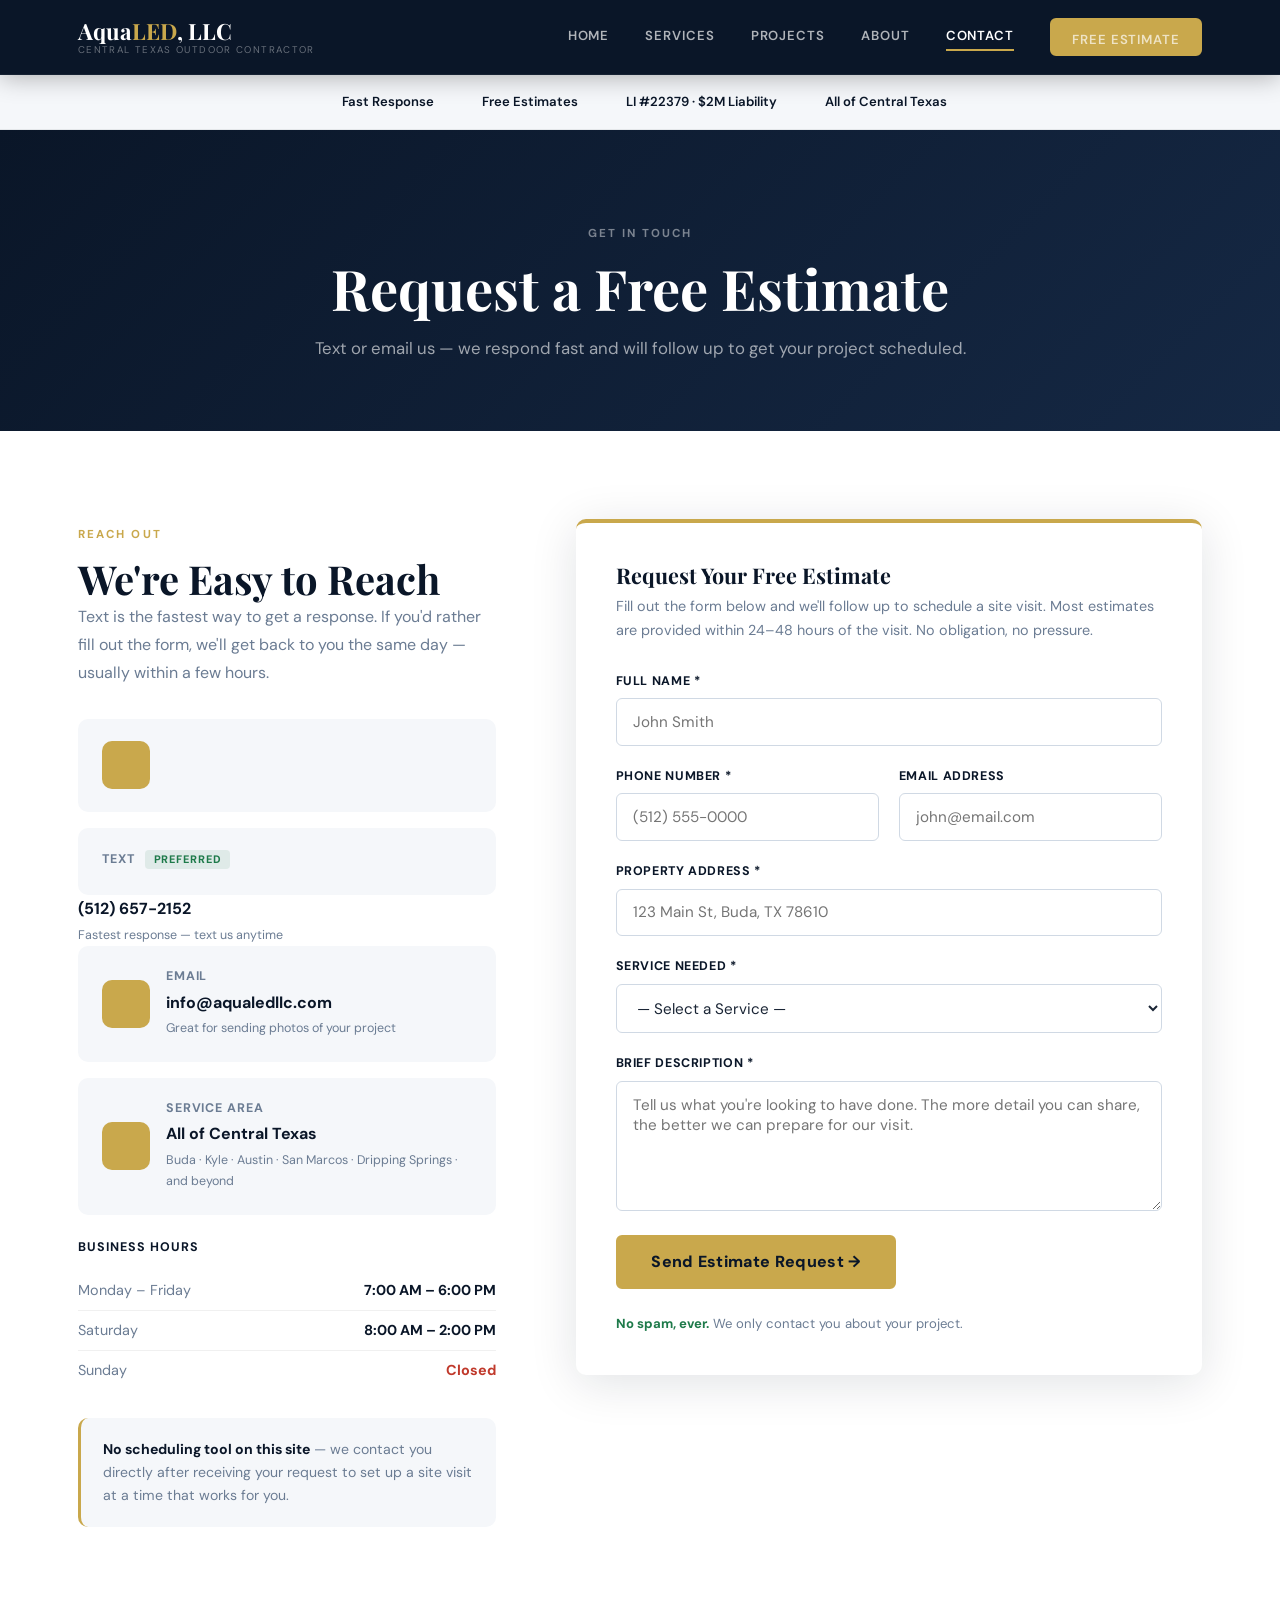
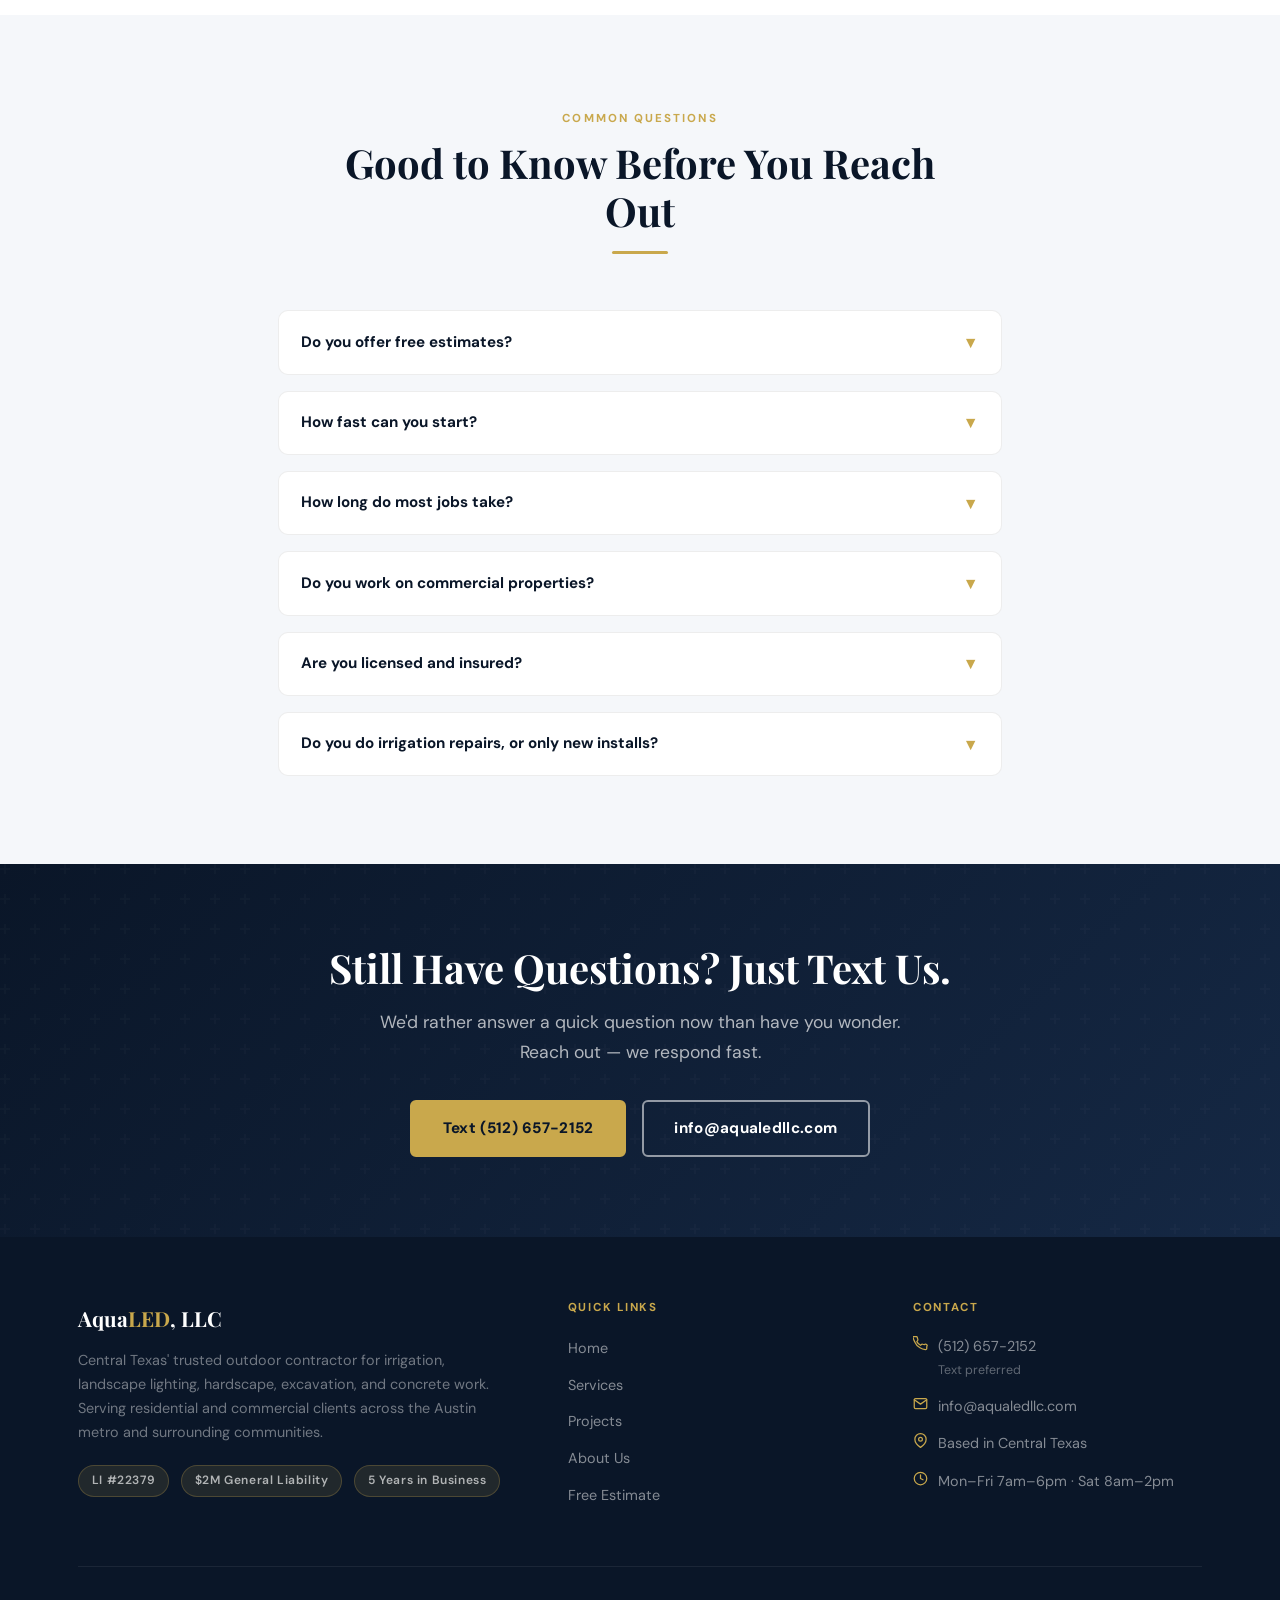
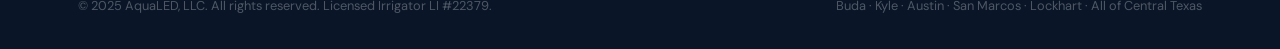
<file: Version 2/files/contact.html>
<!DOCTYPE html>
<html lang="en">
<head>
  <meta charset="UTF-8" />
  <meta name="viewport" content="width=device-width, initial-scale=1.0" />
  <title>Contact AquaLED, LLC — Free Estimates | Central Texas Outdoor Contractor</title>
  <meta name="description" content="Request a free estimate from AquaLED, LLC. Text (512) 657-2152 or email info@aqualedllc.com. Serving all of Central Texas — irrigation, lighting, excavation, concrete, hardscape, and landscape." />
  <link rel="preconnect" href="https://fonts.googleapis.com" />
  <link rel="preconnect" href="https://fonts.gstatic.com" crossorigin />
  <link href="https://fonts.googleapis.com/css2?family=Playfair+Display:wght@700&family=DM+Sans:wght@400;500;600;700&display=swap" rel="stylesheet" />
  <link rel="stylesheet" href="style.css" />
  <style>
    .contact-layout {
      display:grid; grid-template-columns:1fr 1.5fr; gap:5rem; align-items:start;
    }

    .contact-info > p { color:var(--gray); line-height:1.75; margin-bottom:2rem; }

    .contact-card {
      background:var(--offwhite); border-radius:var(--radius); padding:1.4rem 1.5rem;
      margin-bottom:1rem; display:flex; align-items:center; gap:1rem;
      transition:box-shadow var(--transition); text-decoration:none;
    }
    .contact-card:hover { box-shadow:var(--shadow); }
    .contact-card-icon {
      width:48px; height:48px; background:var(--gold); border-radius:10px;
      display:flex; align-items:center; justify-content:center;
      font-size:1.3rem; flex-shrink:0; color:var(--navy);
    }
    .contact-card-info h4 { font-size:0.78rem; text-transform:uppercase; letter-spacing:0.07em; color:var(--gray); margin-bottom:0.25rem; }
    .contact-card-info a,
    .contact-card-info p  { font-size:1rem; font-weight:700; color:var(--navy); font-family:'DM Sans',sans-serif; margin:0; }
    .contact-card-info a:hover { color:var(--green); }
    .contact-card-info .sub { font-size:0.78rem; color:var(--gray); font-weight:400; display:block; margin-top:0.15rem; }

    .preferred-badge {
      display:inline-block; background:rgba(30,122,74,0.1); color:var(--green);
      font-size:0.68rem; font-weight:800; letter-spacing:0.08em; text-transform:uppercase;
      padding:0.15rem 0.55rem; border-radius:4px; margin-left:0.4rem; vertical-align:middle;
    }

    .hours-list { margin-top:1rem; }
    .hours-row { display:flex; justify-content:space-between; padding:0.45rem 0; border-bottom:1px solid rgba(0,0,0,0.06); font-size:0.9rem; }
    .hours-row:last-child { border-bottom:none; }
    .hours-row .day   { color:var(--gray); }
    .hours-row .time  { font-weight:700; color:var(--navy); }
    .hours-row .closed{ font-weight:700; color:#c0392b; }

    .form-card {
      background:var(--white); border-radius:var(--radius);
      box-shadow:0 8px 48px rgba(10,22,40,0.12); padding:2.5rem;
      border-top:4px solid var(--gold);
    }
    .form-card h3 { font-size:1.35rem; margin-bottom:0.4rem; }
    .form-card .form-intro { color:var(--gray); font-size:0.9rem; margin-bottom:1.75rem; line-height:1.65; }

    .form-submit-row { margin-top:1.5rem; display:flex; align-items:center; gap:1.5rem; flex-wrap:wrap; }
    .form-submit-note { font-size:0.82rem; color:var(--gray); }
    .form-submit-note strong { color:var(--green); }

    .form-success {
      display:none; background:rgba(30,122,74,0.07);
      border:1.5px solid var(--green); border-radius:var(--radius);
      padding:2rem; text-align:center; margin-top:1.5rem;
    }
    .form-success h4 { color:var(--green); margin-bottom:0.5rem; font-size:1.1rem; }
    .form-success p  { font-size:0.9rem; color:var(--gray); }

    .faq-list { display:flex; flex-direction:column; gap:1rem; margin-top:2rem; }
    .faq-item { background:var(--white); border-radius:var(--radius); border:1.5px solid rgba(0,0,0,0.07); overflow:hidden; }
    .faq-q {
      padding:1.1rem 1.4rem; display:flex; justify-content:space-between; align-items:center;
      cursor:pointer; font-weight:700; font-size:0.95rem; color:var(--navy);
      gap:1rem; user-select:none;
    }
    .faq-arrow { color:var(--gold); font-size:1rem; flex-shrink:0; transition:transform var(--transition); }
    .faq-item.open .faq-arrow { transform:rotate(180deg); }
    .faq-a { display:none; padding:0 1.4rem 1.25rem; color:var(--gray); font-size:0.92rem; line-height:1.7; }
    .faq-item.open .faq-a { display:block; }

    @media(max-width:900px){
      .contact-layout { grid-template-columns:1fr; gap:2.5rem; }
    }
  </style>
</head>
<body>

  <script src="components.js"></script>

  <div class="cred-bar">
    <div class="container">
      <div class="cred-items">
        <div class="cred-item"><span class="cred-icon"></span> Fast Response</div>
        <div class="cred-item"><span class="cred-icon"></span> Free Estimates</div>
        <div class="cred-item"><span class="cred-icon"></span> LI #22379 · $2M Liability</div>
        <div class="cred-item"><span class="cred-icon"></span> All of Central Texas</div>
      </div>
    </div>
  </div>

  <section class="page-hero">
    <div class="container">
      <span class="section-label" style="color:rgba(255,255,255,0.45);">Get In Touch</span>
      <h1>Request a Free Estimate</h1>
      <p>Text or email us — we respond fast and will follow up to get your project scheduled.</p>
    </div>
  </section>

  <section>
    <div class="container">
      <div class="contact-layout">

        <!-- LEFT: Contact Info -->
        <div class="contact-info">
          <span class="section-label">Reach Out</span>
          <h2>We're Easy to Reach</h2>
          <p>Text is the fastest way to get a response. If you'd rather fill out the form, we'll get back to you the same day — usually within a few hours.</p>

          <a href="sms:+15126572152" class="contact-card">
            <div class="contact-card-icon"></div>
            <div class="contact-card-info">
              <h4>Text <span class="preferred-badge">Preferred</span></h4>
              <a href="sms:+15126572152">(512) 657-2152</a>
              <span class="sub">Fastest response — text us anytime</span>
            </div>
          </a>

          <div class="contact-card">
            <div class="contact-card-icon"></div>
            <div class="contact-card-info">
              <h4>Email</h4>
              <a href="mailto:info@aqualedllc.com">info@aqualedllc.com</a>
              <span class="sub">Great for sending photos of your project</span>
            </div>
          </div>

          <div class="contact-card" style="cursor:default;">
            <div class="contact-card-icon"></div>
            <div class="contact-card-info">
              <h4>Service Area</h4>
              <p>All of Central Texas</p>
              <span class="sub">Buda · Kyle · Austin · San Marcos · Dripping Springs · and beyond</span>
            </div>
          </div>

          <div style="margin-top:1.5rem;">
            <h4 style="font-size:0.78rem;text-transform:uppercase;letter-spacing:0.08em;color:var(--navy);margin-bottom:0.75rem;">Business Hours</h4>
            <div class="hours-list">
              <div class="hours-row"><span class="day">Monday – Friday</span><span class="time">7:00 AM – 6:00 PM</span></div>
              <div class="hours-row"><span class="day">Saturday</span><span class="time">8:00 AM – 2:00 PM</span></div>
              <div class="hours-row"><span class="day">Sunday</span><span class="closed">Closed</span></div>
            </div>
          </div>

          <div style="margin-top:1.75rem;background:var(--offwhite);border-radius:var(--radius);padding:1.25rem 1.4rem;border-left:3px solid var(--gold);">
            <p style="font-size:0.88rem;color:var(--gray);margin:0;line-height:1.65;">
              <strong style="color:var(--navy);">No scheduling tool on this site</strong> — we contact you directly after receiving your request to set up a site visit at a time that works for you.
            </p>
          </div>
        </div>

        <!-- RIGHT: Form -->
        <div>
          <div class="form-card">
            <h3>Request Your Free Estimate</h3>
            <p class="form-intro">Fill out the form below and we'll follow up to schedule a site visit. Most estimates are provided within 24–48 hours of the visit. No obligation, no pressure.</p>

            <form id="contactForm" novalidate>
              <div class="form-grid">
                <div class="form-group full">
                  <label for="name">Full Name *</label>
                  <input type="text" id="name" name="name" placeholder="John Smith" required />
                </div>
                <div class="form-group">
                  <label for="phone">Phone Number *</label>
                  <input type="tel" id="phone" name="phone" placeholder="(512) 555-0000" required />
                </div>
                <div class="form-group">
                  <label for="email">Email Address</label>
                  <input type="email" id="email" name="email" placeholder="john@email.com" />
                </div>
                <div class="form-group full">
                  <label for="address">Property Address *</label>
                  <input type="text" id="address" name="address" placeholder="123 Main St, Buda, TX 78610" required />
                </div>
                <div class="form-group full">
                  <label for="service">Service Needed *</label>
                  <select id="service" name="service" required>
                    <option value="">— Select a Service —</option>
                    <option value="irrigation-install">Irrigation — New Install</option>
                    <option value="irrigation-repair">Irrigation — Repair / Upgrade</option>
                    <option value="lighting">Landscape Lighting</option>
                    <option value="hardscape">Hardscape</option>
                    <option value="excavation">Excavation</option>
                    <option value="concrete">Concrete Work</option>
                    <option value="landscape">Landscape</option>
                    <option value="multiple">Multiple Services</option>
                    <option value="unsure">Not Sure — Need Advice</option>
                  </select>
                </div>
                <div class="form-group full">
                  <label for="message">Brief Description *</label>
                  <textarea id="message" name="message" placeholder="Tell us what you're looking to have done. The more detail you can share, the better we can prepare for our visit." required></textarea>
                </div>
              </div>

              <div class="form-submit-row">
                <button type="submit" class="btn btn-gold" style="font-size:1rem;padding:0.9rem 2.1rem;">
                  Send Estimate Request →
                </button>
                <span class="form-submit-note">
                  <strong>No spam, ever.</strong> We only contact you about your project.
                </span>
              </div>
            </form>

            <div class="form-success" id="formSuccess">
              <h4> Request Received!</h4>
              <p>Thanks for reaching out. We'll follow up within one business day — usually the same day. If it's urgent, text us at <strong>(512) 657-2152</strong>.</p>
            </div>
          </div>
        </div>

      </div>
    </div>
  </section>

  <!-- FAQ -->
  <section class="bg-offwhite">
    <div class="container" style="max-width:780px;">
      <div class="section-header">
        <span class="section-label">Common Questions</span>
        <h2>Good to Know Before You Reach Out</h2>
        <div class="divider"></div>
      </div>
      <div class="faq-list">

        <div class="faq-item">
          <div class="faq-q">Do you offer free estimates? <span class="faq-arrow">▼</span></div>
          <div class="faq-a">Yes — all estimates are free. We visit your property, assess what needs to be done, and provide a written quote. No obligation to proceed.</div>
        </div>

        <div class="faq-item">
          <div class="faq-q">How fast can you start? <span class="faq-arrow">▼</span></div>
          <div class="faq-a">It depends on current workload, but we work to get estimates scheduled quickly and most jobs begin within a reasonable timeframe after approval. We'll give you a realistic start date as part of your estimate.</div>
        </div>

        <div class="faq-item">
          <div class="faq-q">How long do most jobs take? <span class="faq-arrow">▼</span></div>
          <div class="faq-a">Most projects are completed in under a week. Residential irrigation installs are often done in 1–2 days. Larger commercial or multi-service jobs take longer — we'll outline the timeline clearly in your estimate.</div>
        </div>

        <div class="faq-item">
          <div class="faq-q">Do you work on commercial properties? <span class="faq-arrow">▼</span></div>
          <div class="faq-a">Yes. We have extensive commercial experience — including school campuses (Bowie High School, Martin Middle School), sports complexes (Dripping Springs), and multi-acre commercial sites. Contact us to discuss your project scope.</div>
        </div>

        <div class="faq-item">
          <div class="faq-q">Are you licensed and insured? <span class="faq-arrow">▼</span></div>
          <div class="faq-a">Yes. We hold a Texas Licensed Irrigator certification (LI #22379) and carry $2 million in general liability insurance. Proof of insurance is available on request before any job begins.</div>
        </div>

        <div class="faq-item">
          <div class="faq-q">Do you do irrigation repairs, or only new installs? <span class="faq-arrow">▼</span></div>
          <div class="faq-a">Both. We diagnose and repair existing systems — broken heads, zone failures, controller issues, and damaged lines. Many repairs can be completed in a single visit.</div>
        </div>

      </div>
    </div>
  </section>

  <section class="cta-banner">
    <div class="container">
      <h2>Still Have Questions? Just Text Us.</h2>
      <p>We'd rather answer a quick question now than have you wonder. Reach out — we respond fast.</p>
      <div class="cta-buttons">
        <a href="sms:+15126572152" class="btn btn-gold"> Text (512) 657-2152</a>
        <a href="mailto:info@aqualedllc.com" class="btn btn-outline"> info@aqualedllc.com</a>
      </div>
    </div>
  </section>

  <div id="footer-placeholder"></div>

  <script>
    // FAQ accordion
    document.querySelectorAll('.faq-q').forEach(q => {
      q.addEventListener('click', function () {
        const item = this.closest('.faq-item');
        const isOpen = item.classList.contains('open');
        document.querySelectorAll('.faq-item').forEach(i => i.classList.remove('open'));
        if (!isOpen) item.classList.add('open');
      });
    });

    // Form submission
    document.getElementById('contactForm').addEventListener('submit', function (e) {
      e.preventDefault();
      const required = this.querySelectorAll('[required]');
      let valid = true;
      required.forEach(f => {
        if (!f.value.trim()) { f.style.borderColor = '#e74c3c'; valid = false; }
        else { f.style.borderColor = ''; }
      });
      if (!valid) return;
      const btn = this.querySelector('button[type="submit"]');
      btn.textContent = 'Sending…'; btn.disabled = true;
      setTimeout(() => {
        this.style.display = 'none';
        document.getElementById('formSuccess').style.display = 'block';
      }, 900);
    });
  </script>

</body>
</html>
</file>
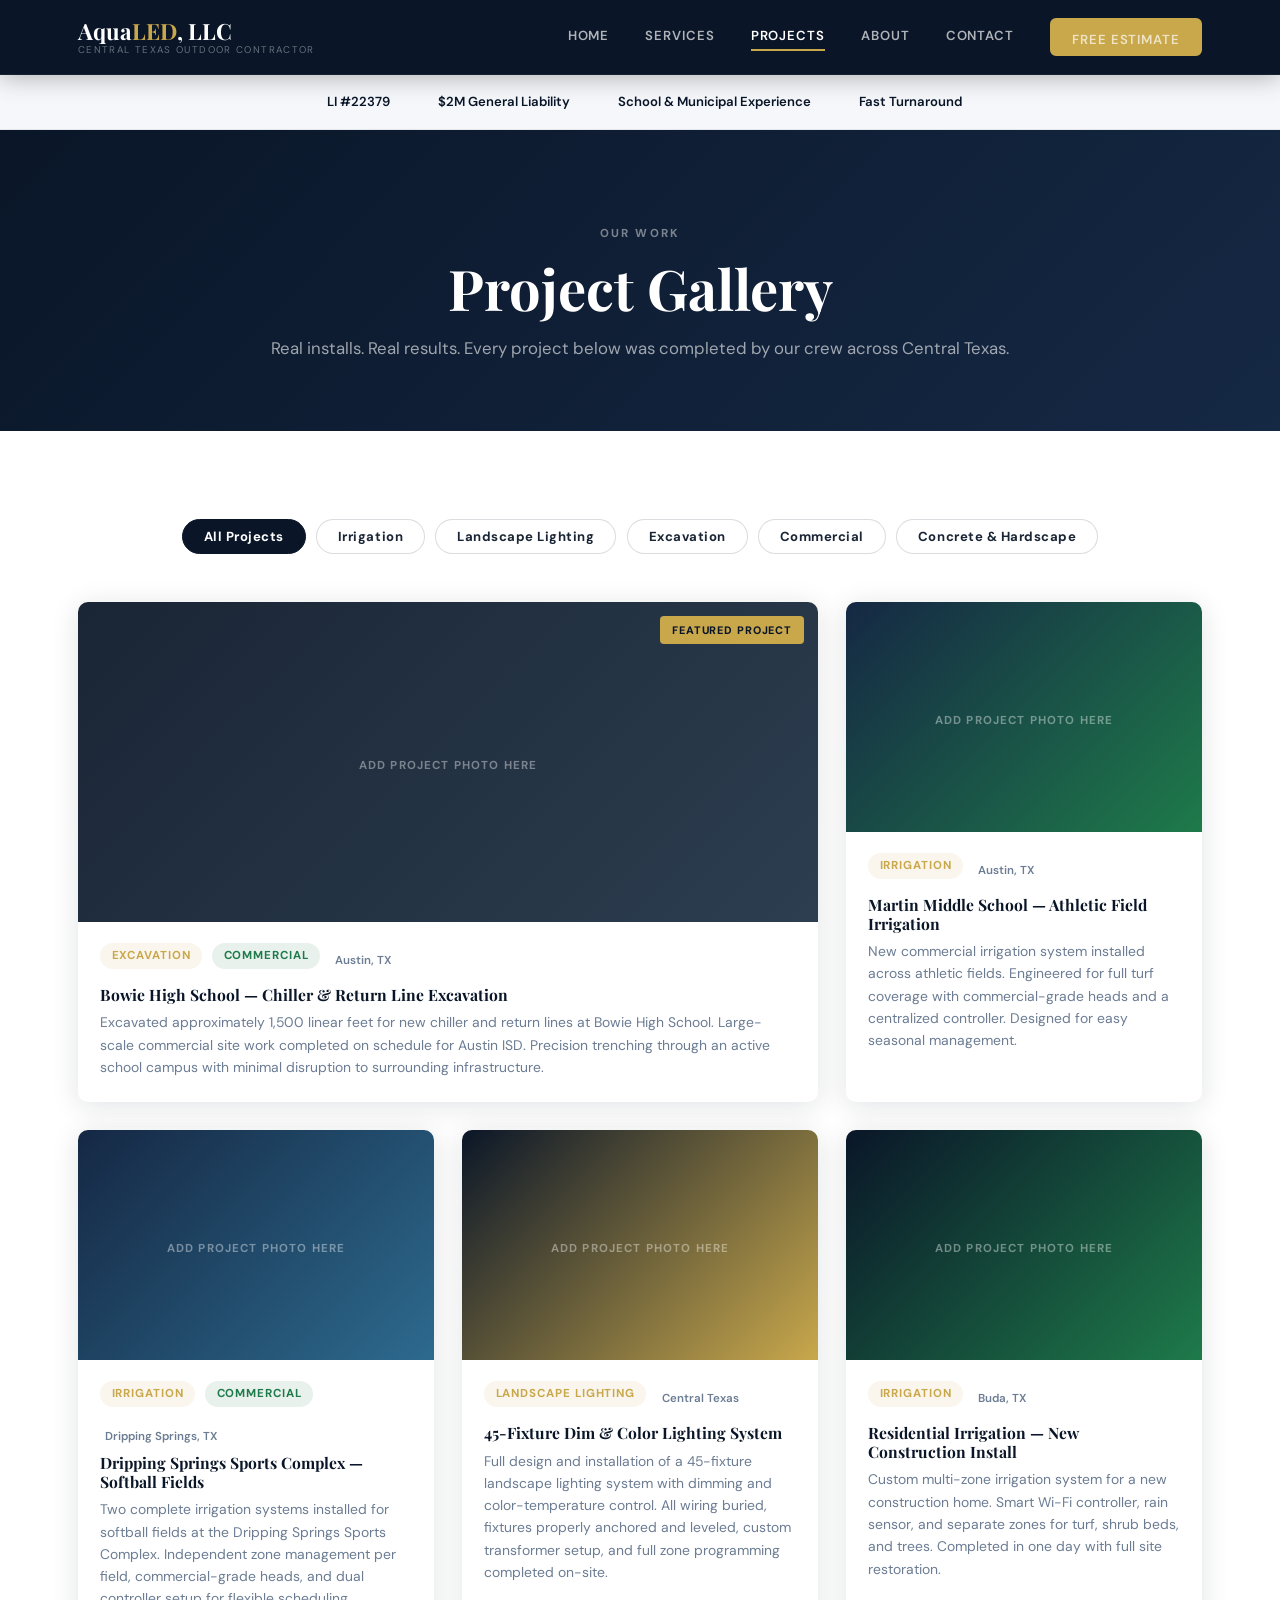
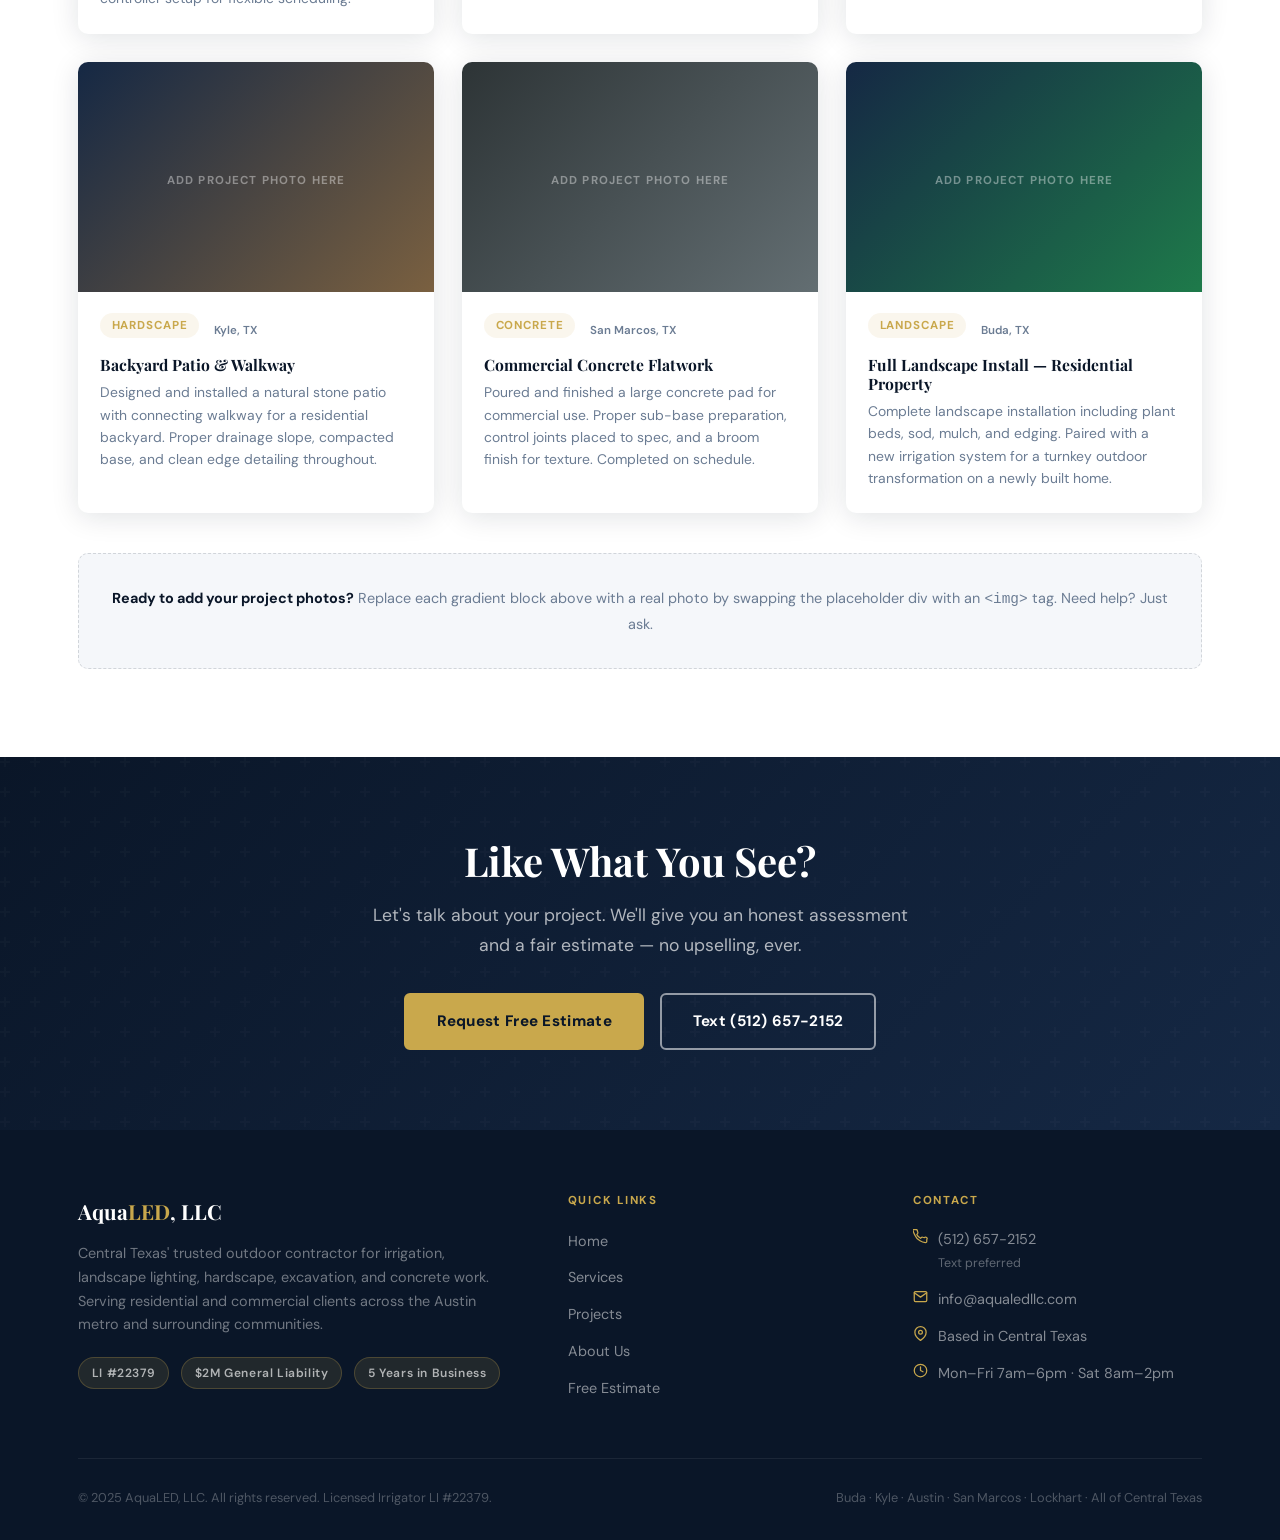
<file: Version 2/files/gallery.html>
<!DOCTYPE html>
<html lang="en">
<head>
  <meta charset="UTF-8" />
  <meta name="viewport" content="width=device-width, initial-scale=1.0" />
  <title>Project Gallery — AquaLED, LLC | Irrigation, Lighting & Excavation Central Texas</title>
  <meta name="description" content="View completed irrigation, landscape lighting, excavation, and concrete projects by AquaLED, LLC across Central Texas — including Bowie High School, Martin Middle School, and Dripping Springs Sports Complex." />
  <link rel="preconnect" href="https://fonts.googleapis.com" />
  <link rel="preconnect" href="https://fonts.gstatic.com" crossorigin />
  <link href="https://fonts.googleapis.com/css2?family=Playfair+Display:wght@700&family=DM+Sans:wght@400;500;600;700&display=swap" rel="stylesheet" />
  <link rel="stylesheet" href="style.css" />
  <style>
    .filter-bar { display:flex; gap:0.65rem; flex-wrap:wrap; justify-content:center; margin-bottom:3rem; }
    .filter-btn {
      padding:0.5rem 1.3rem; border-radius:30px;
      border:1.5px solid rgba(10,22,40,0.15);
      background:var(--white); color:var(--text);
      font-family:'DM Sans',sans-serif; font-size:0.82rem; font-weight:700;
      cursor:pointer; transition:all var(--transition); letter-spacing:0.04em;
    }
    .filter-btn:hover, .filter-btn.active {
      background:var(--navy); color:var(--white); border-color:var(--navy);
    }

    .gallery-grid {
      display:grid; grid-template-columns:repeat(auto-fill,minmax(320px,1fr)); gap:1.75rem;
    }
    .gallery-card {
      background:var(--white); border-radius:var(--radius); overflow:hidden;
      box-shadow:var(--shadow); transition:transform var(--transition),box-shadow var(--transition);
    }
    .gallery-card:hover { transform:translateY(-5px); box-shadow:var(--shadow-lg); }
    .gallery-card.featured { grid-column:span 2; }

    .gallery-img {
      width:100%; height:230px; display:flex; align-items:center; justify-content:center;
      flex-direction:column; gap:0.5rem; position:relative; overflow:hidden;
    }
    .gallery-card.featured .gallery-img { height:320px; }

    .gi-1 { background:linear-gradient(135deg,#152844 0%,#1E7A4A 100%); }
    .gi-2 { background:linear-gradient(135deg,#0A1628 0%,#C9A84C 100%); }
    .gi-3 { background:linear-gradient(135deg,#152844 0%,#2d6a8e 100%); }
    .gi-4 { background:linear-gradient(135deg,#1A2535 0%,#2c3e50 100%); }
    .gi-5 { background:linear-gradient(135deg,#2d3436 0%,#636e72 100%); }
    .gi-6 { background:linear-gradient(135deg,#152844 0%,#7a6040 100%); }
    .gi-7 { background:linear-gradient(135deg,#0A1628 0%,#1E7A4A 100%); }

    .gallery-img-icon  { font-size:2.8rem; }
    .gallery-img-label {
      font-family:'DM Sans',sans-serif; font-size:0.72rem; font-weight:700;
      letter-spacing:0.1em; color:rgba(255,255,255,0.4); text-transform:uppercase;
    }
    .featured-badge {
      position:absolute; top:14px; right:14px;
      background:var(--gold); color:var(--navy);
      font-family:'DM Sans',sans-serif; font-size:0.68rem; font-weight:800;
      letter-spacing:0.08em; text-transform:uppercase;
      padding:0.3rem 0.75rem; border-radius:4px;
    }

    .gallery-body { padding:1.3rem 1.4rem 1.5rem; }
    .gallery-meta { display:flex; align-items:center; gap:0.65rem; margin-bottom:0.5rem; flex-wrap:wrap; }
    .gallery-body h3 { font-size:0.98rem; margin-bottom:0.4rem; }
    .gallery-body p  { font-size:0.87rem; color:var(--gray); line-height:1.6; }
    .loc-badge { font-size:0.72rem; font-weight:600; color:var(--gray); display:flex; align-items:center; gap:0.3rem; }
    .loc-badge::before { content:''; font-size:0.7rem; }

    .add-photo-note {
      background:var(--offwhite); border:1.5px dashed rgba(10,22,40,0.15);
      border-radius:var(--radius); padding:2rem; text-align:center; margin-top:2.5rem;
    }
    .add-photo-note p { color:var(--gray); font-size:0.9rem; }
    .add-photo-note strong { color:var(--navy); }

    @media (max-width:700px) {
      .gallery-card.featured { grid-column:span 1; }
      .gallery-card.featured .gallery-img { height:230px; }
    }
  </style>
</head>
<body>

  <script src="components.js"></script>

  <div class="cred-bar">
    <div class="container">
      <div class="cred-items">
        <div class="cred-item"><span class="cred-icon"></span> LI #22379</div>
        <div class="cred-item"><span class="cred-icon"></span> $2M General Liability</div>
        <div class="cred-item"><span class="cred-icon"></span> School &amp; Municipal Experience</div>
        <div class="cred-item"><span class="cred-icon"></span> Fast Turnaround</div>
      </div>
    </div>
  </div>

  <section class="page-hero">
    <div class="container">
      <span class="section-label" style="color:rgba(255,255,255,0.45);">Our Work</span>
      <h1>Project Gallery</h1>
      <p>Real installs. Real results. Every project below was completed by our crew across Central Texas.</p>
    </div>
  </section>

  <section>
    <div class="container">

      <div class="filter-bar">
        <button class="filter-btn active">All Projects</button>
        <button class="filter-btn">Irrigation</button>
        <button class="filter-btn">Landscape Lighting</button>
        <button class="filter-btn">Excavation</button>
        <button class="filter-btn">Commercial</button>
        <button class="filter-btn">Concrete &amp; Hardscape</button>
      </div>

      <div class="gallery-grid">

        <!-- Featured: Bowie HS -->
        <div class="gallery-card featured">
          <div class="gallery-img gi-4">
            <div class="gallery-img-icon"></div>
            <div class="gallery-img-label">Add Project Photo Here</div>
            <div class="featured-badge">Featured Project</div>
          </div>
          <div class="gallery-body">
            <div class="gallery-meta">
              <span class="project-tag">Excavation</span>
              <span class="project-tag" style="background:rgba(30,122,74,0.1);color:var(--green);">Commercial</span>
              <span class="loc-badge">Austin, TX</span>
            </div>
            <h3>Bowie High School — Chiller &amp; Return Line Excavation</h3>
            <p>Excavated approximately 1,500 linear feet for new chiller and return lines at Bowie High School. Large-scale commercial site work completed on schedule for Austin ISD. Precision trenching through an active school campus with minimal disruption to surrounding infrastructure.</p>
          </div>
        </div>

        <!-- Martin Middle School -->
        <div class="gallery-card">
          <div class="gallery-img gi-1">
            <div class="gallery-img-icon"></div>
            <div class="gallery-img-label">Add Project Photo Here</div>
          </div>
          <div class="gallery-body">
            <div class="gallery-meta">
              <span class="project-tag">Irrigation</span>
              <span class="loc-badge">Austin, TX</span>
            </div>
            <h3>Martin Middle School — Athletic Field Irrigation</h3>
            <p>New commercial irrigation system installed across athletic fields. Engineered for full turf coverage with commercial-grade heads and a centralized controller. Designed for easy seasonal management.</p>
          </div>
        </div>

        <!-- Dripping Springs Sports Complex -->
        <div class="gallery-card">
          <div class="gallery-img gi-3">
            <div class="gallery-img-icon"></div>
            <div class="gallery-img-label">Add Project Photo Here</div>
          </div>
          <div class="gallery-body">
            <div class="gallery-meta">
              <span class="project-tag">Irrigation</span>
              <span class="project-tag" style="background:rgba(30,122,74,0.1);color:var(--green);">Commercial</span>
              <span class="loc-badge">Dripping Springs, TX</span>
            </div>
            <h3>Dripping Springs Sports Complex — Softball Fields</h3>
            <p>Two complete irrigation systems installed for softball fields at the Dripping Springs Sports Complex. Independent zone management per field, commercial-grade heads, and dual controller setup for flexible scheduling.</p>
          </div>
        </div>

        <!-- 45-Fixture Lighting -->
        <div class="gallery-card">
          <div class="gallery-img gi-2">
            <div class="gallery-img-icon"></div>
            <div class="gallery-img-label">Add Project Photo Here</div>
          </div>
          <div class="gallery-body">
            <div class="gallery-meta">
              <span class="project-tag">Landscape Lighting</span>
              <span class="loc-badge">Central Texas</span>
            </div>
            <h3>45-Fixture Dim &amp; Color Lighting System</h3>
            <p>Full design and installation of a 45-fixture landscape lighting system with dimming and color-temperature control. All wiring buried, fixtures properly anchored and leveled, custom transformer setup, and full zone programming completed on-site.</p>
          </div>
        </div>

        <!-- Residential Irrigation -->
        <div class="gallery-card">
          <div class="gallery-img gi-7">
            <div class="gallery-img-icon"></div>
            <div class="gallery-img-label">Add Project Photo Here</div>
          </div>
          <div class="gallery-body">
            <div class="gallery-meta">
              <span class="project-tag">Irrigation</span>
              <span class="loc-badge">Buda, TX</span>
            </div>
            <h3>Residential Irrigation — New Construction Install</h3>
            <p>Custom multi-zone irrigation system for a new construction home. Smart Wi-Fi controller, rain sensor, and separate zones for turf, shrub beds, and trees. Completed in one day with full site restoration.</p>
          </div>
        </div>

        <!-- Hardscape -->
        <div class="gallery-card">
          <div class="gallery-img gi-6">
            <div class="gallery-img-icon"></div>
            <div class="gallery-img-label">Add Project Photo Here</div>
          </div>
          <div class="gallery-body">
            <div class="gallery-meta">
              <span class="project-tag">Hardscape</span>
              <span class="loc-badge">Kyle, TX</span>
            </div>
            <h3>Backyard Patio &amp; Walkway</h3>
            <p>Designed and installed a natural stone patio with connecting walkway for a residential backyard. Proper drainage slope, compacted base, and clean edge detailing throughout.</p>
          </div>
        </div>

        <!-- Concrete -->
        <div class="gallery-card">
          <div class="gallery-img gi-5">
            <div class="gallery-img-icon"></div>
            <div class="gallery-img-label">Add Project Photo Here</div>
          </div>
          <div class="gallery-body">
            <div class="gallery-meta">
              <span class="project-tag">Concrete</span>
              <span class="loc-badge">San Marcos, TX</span>
            </div>
            <h3>Commercial Concrete Flatwork</h3>
            <p>Poured and finished a large concrete pad for commercial use. Proper sub-base preparation, control joints placed to spec, and a broom finish for texture. Completed on schedule.</p>
          </div>
        </div>

        <!-- Landscape -->
        <div class="gallery-card">
          <div class="gallery-img gi-1">
            <div class="gallery-img-icon"></div>
            <div class="gallery-img-label">Add Project Photo Here</div>
          </div>
          <div class="gallery-body">
            <div class="gallery-meta">
              <span class="project-tag">Landscape</span>
              <span class="loc-badge">Buda, TX</span>
            </div>
            <h3>Full Landscape Install — Residential Property</h3>
            <p>Complete landscape installation including plant beds, sod, mulch, and edging. Paired with a new irrigation system for a turnkey outdoor transformation on a newly built home.</p>
          </div>
        </div>

      </div><!-- /gallery-grid -->

      <!-- Photo upload note for client -->
      <div class="add-photo-note">
        <p> <strong>Ready to add your project photos?</strong> Replace each gradient block above with a real photo by swapping the placeholder div with an <code>&lt;img&gt;</code> tag. Need help? Just ask.</p>
      </div>

    </div>
  </section>

  <section class="cta-banner">
    <div class="container">
      <h2>Like What You See?</h2>
      <p>Let's talk about your project. We'll give you an honest assessment and a fair estimate — no upselling, ever.</p>
      <div class="cta-buttons">
        <a href="contact.html" class="btn btn-gold">Request Free Estimate</a>
        <a href="sms:+15126572152" class="btn btn-outline"> Text (512) 657-2152</a>
      </div>
    </div>
  </section>

  <div id="footer-placeholder"></div>

  <script>
    document.querySelectorAll('.filter-btn').forEach(btn => {
      btn.addEventListener('click', function () {
        document.querySelectorAll('.filter-btn').forEach(b => b.classList.remove('active'));
        this.classList.add('active');
      });
    });
  </script>

</body>
</html>
</file>
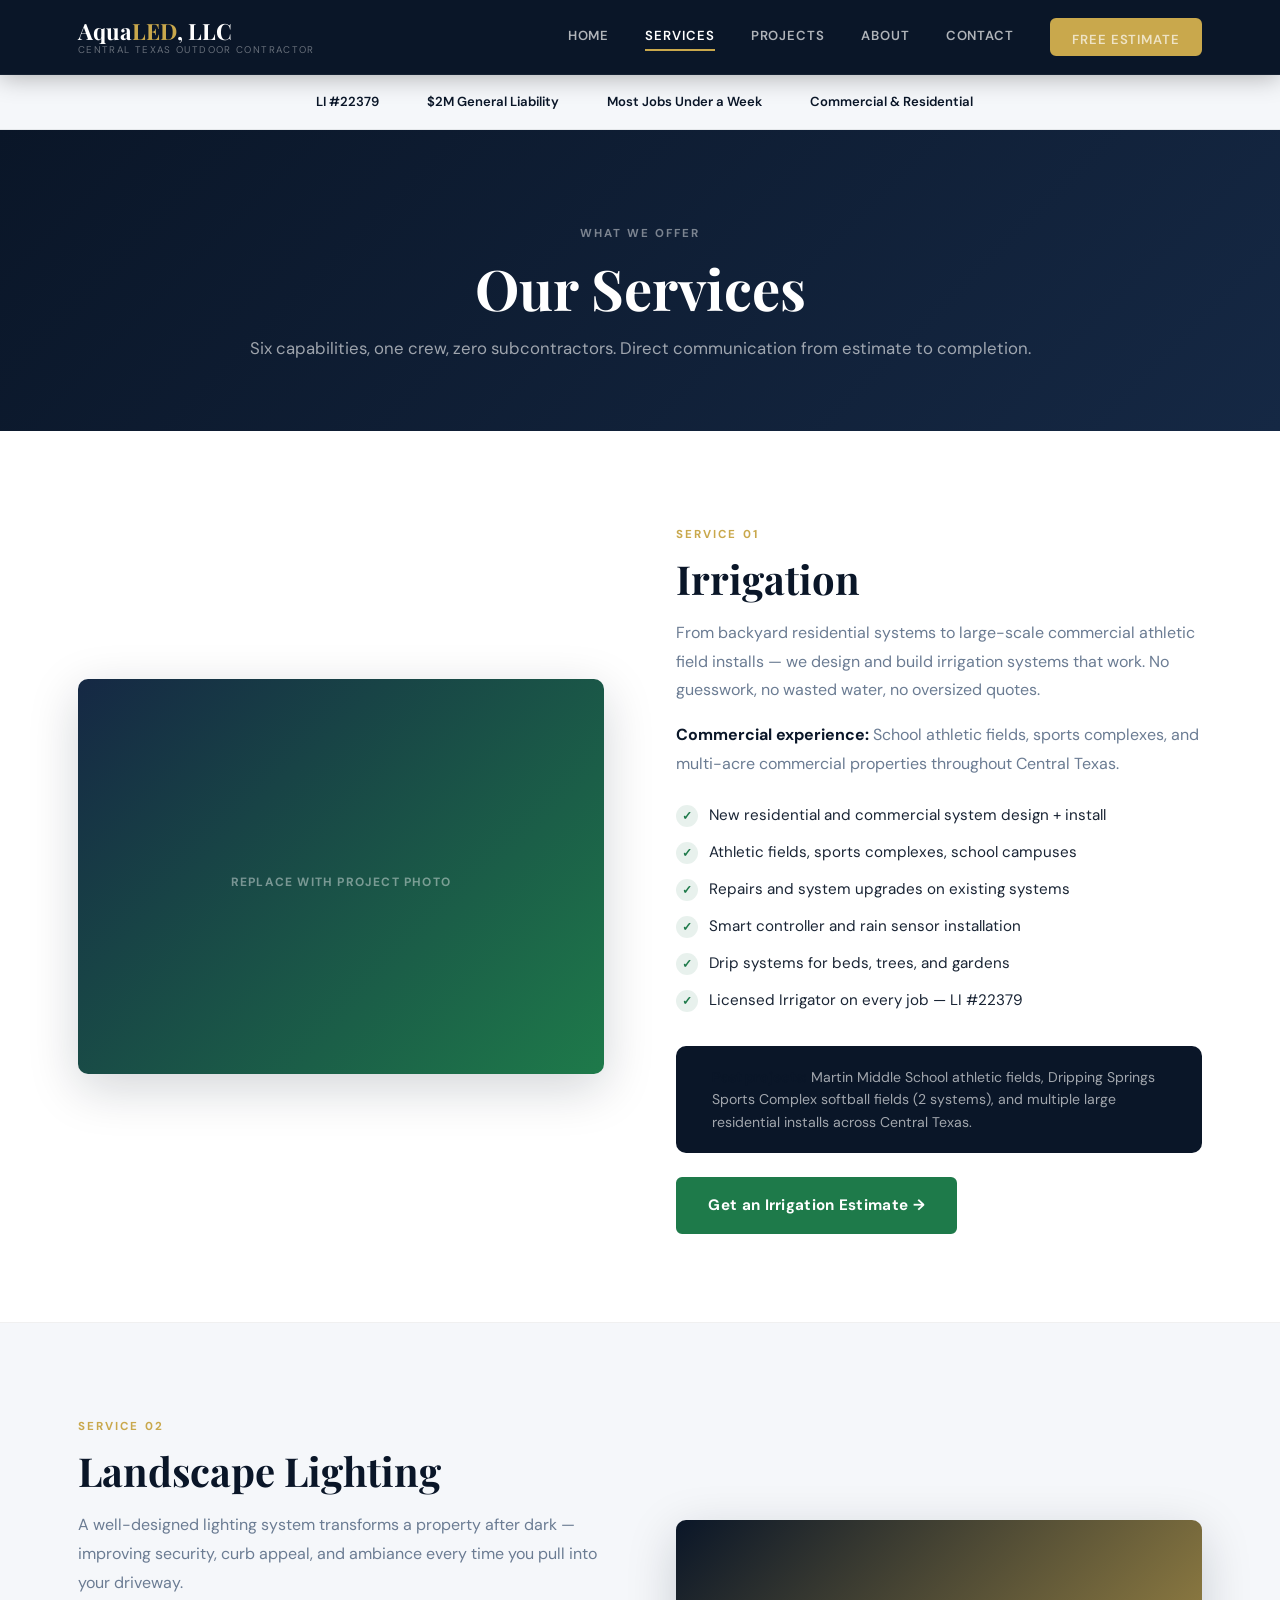
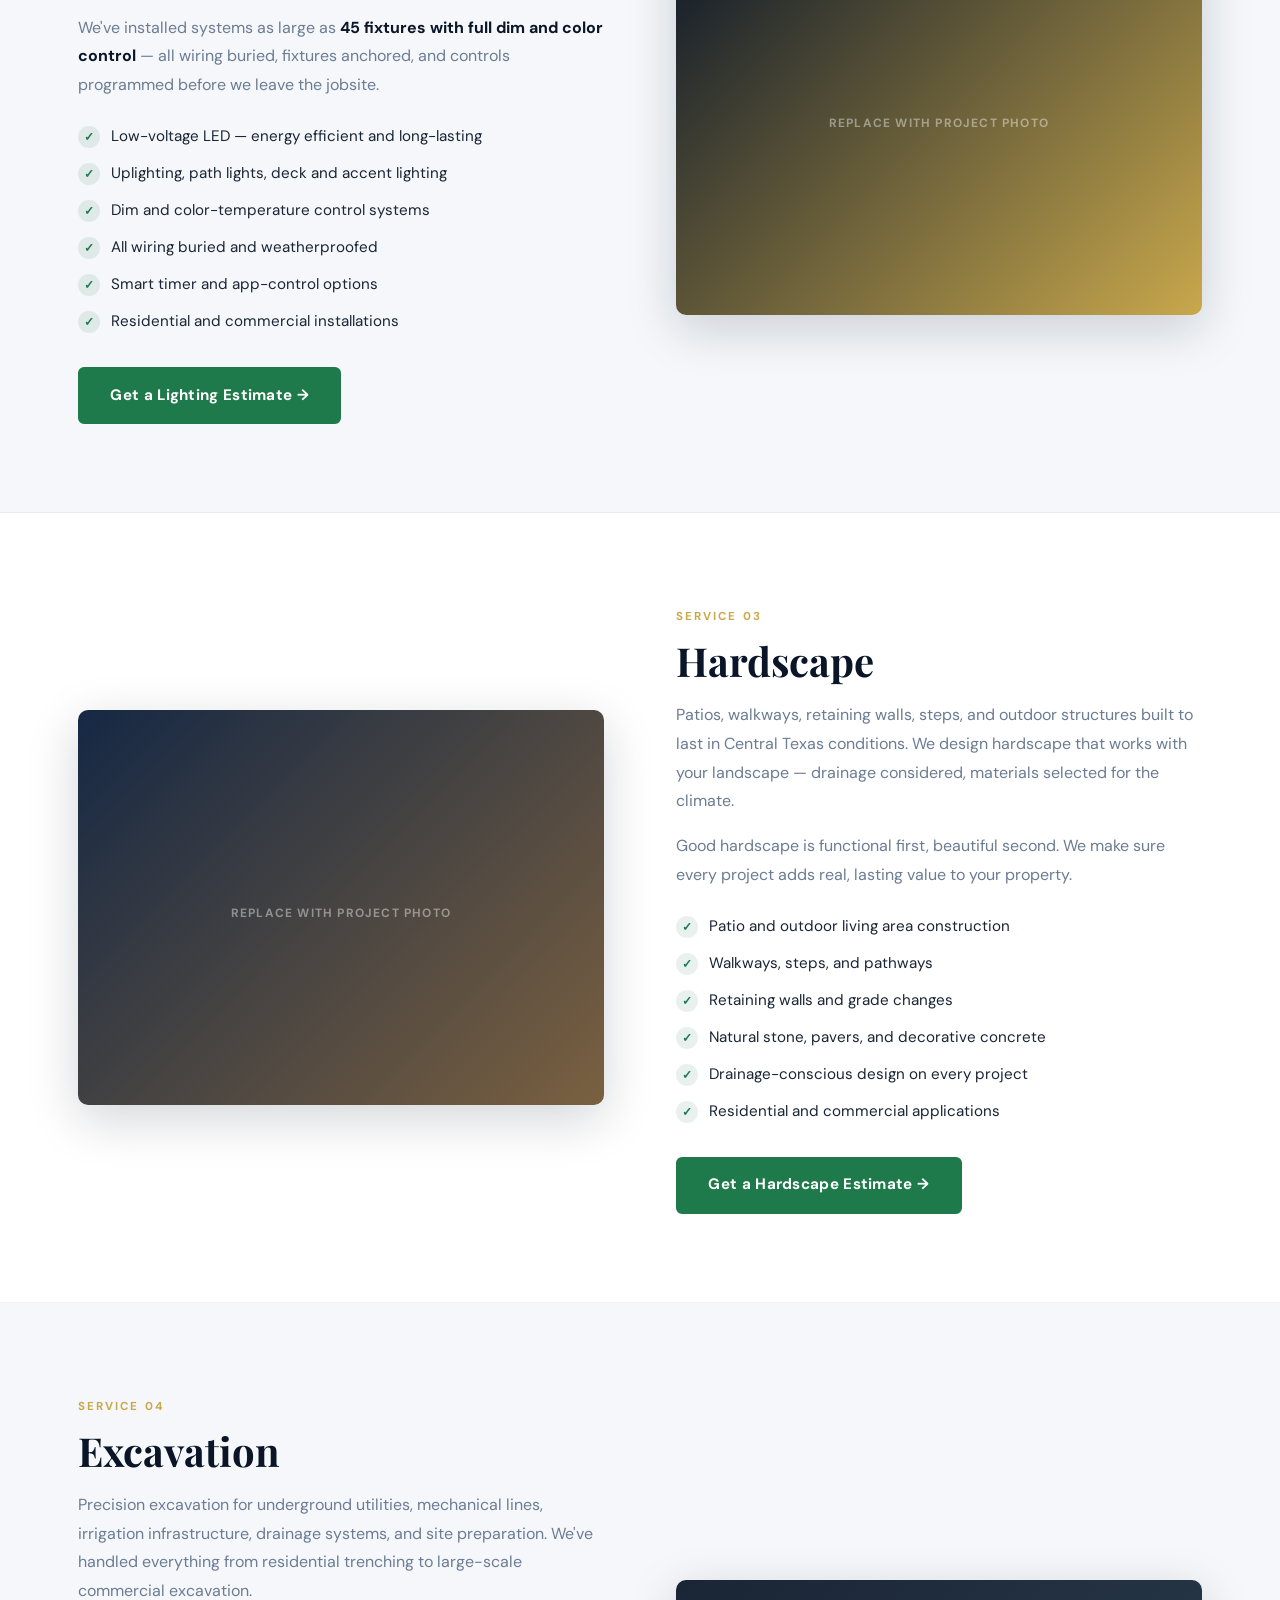
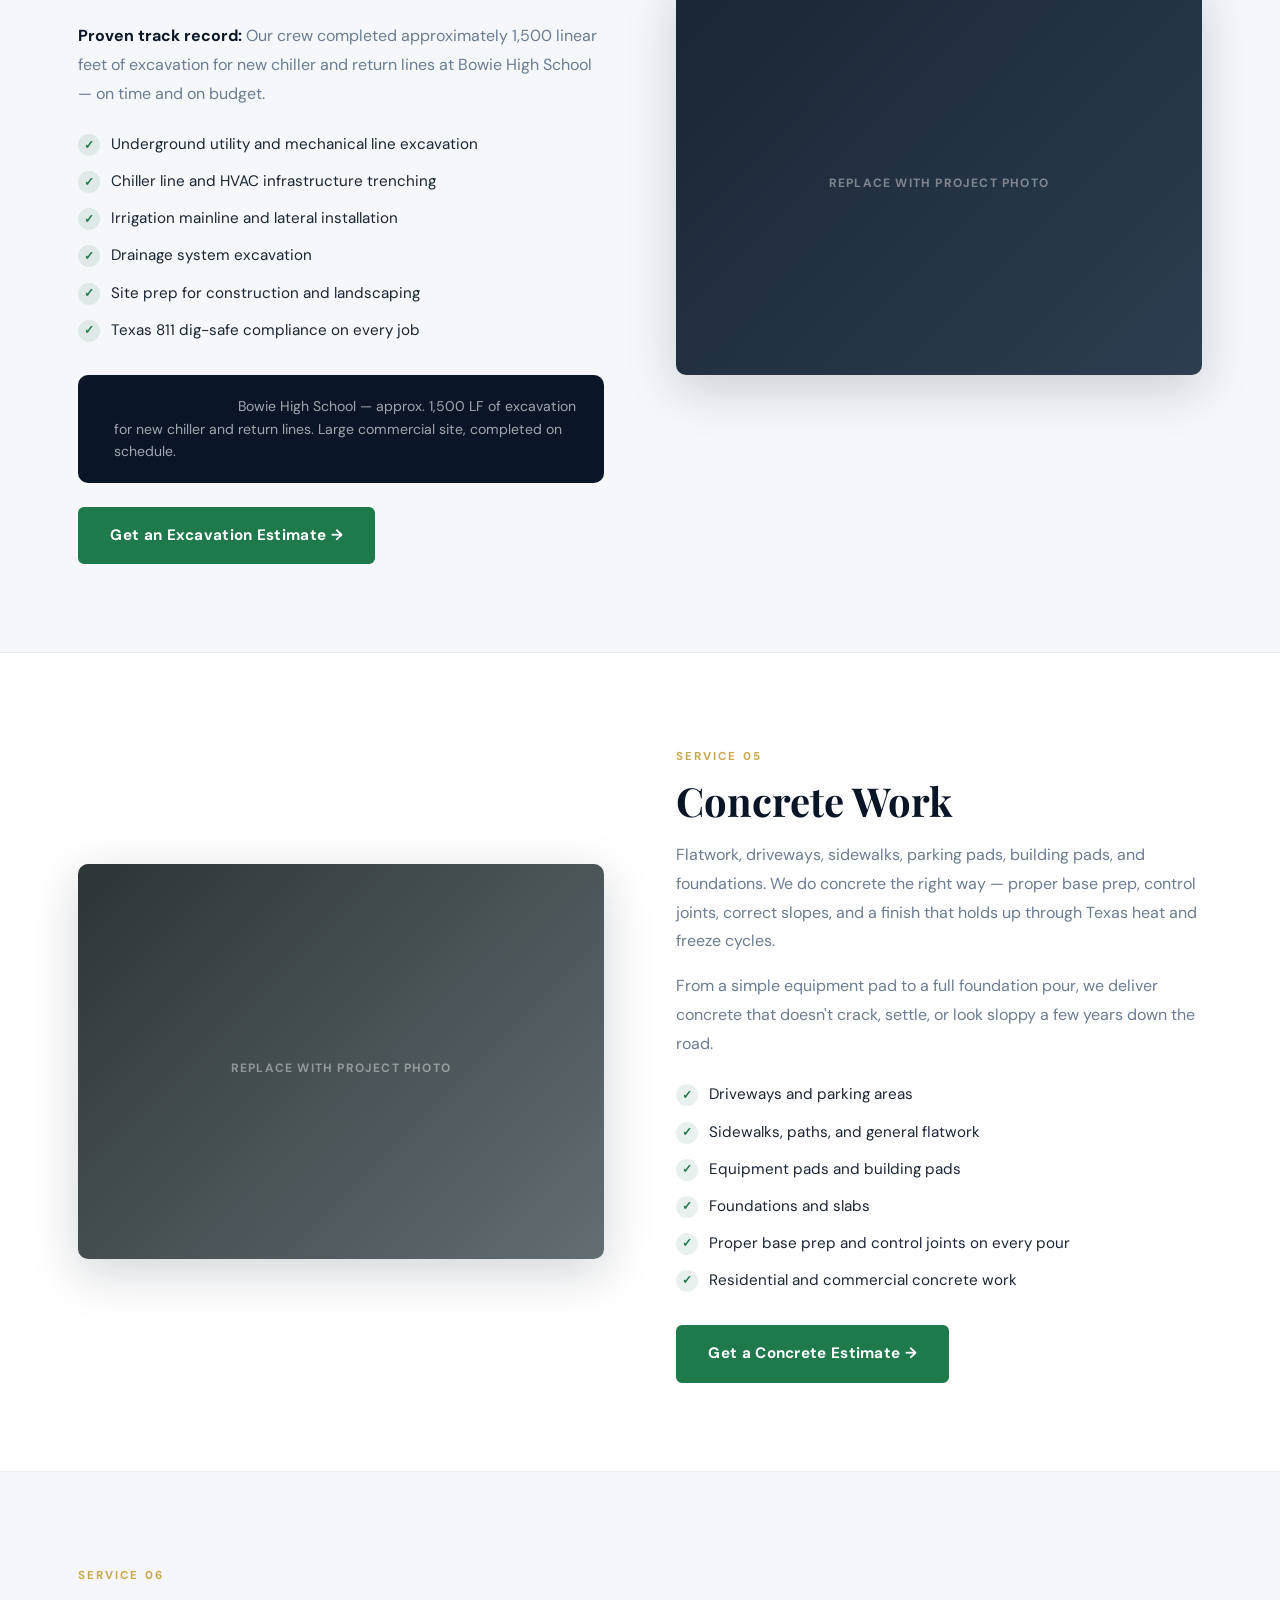
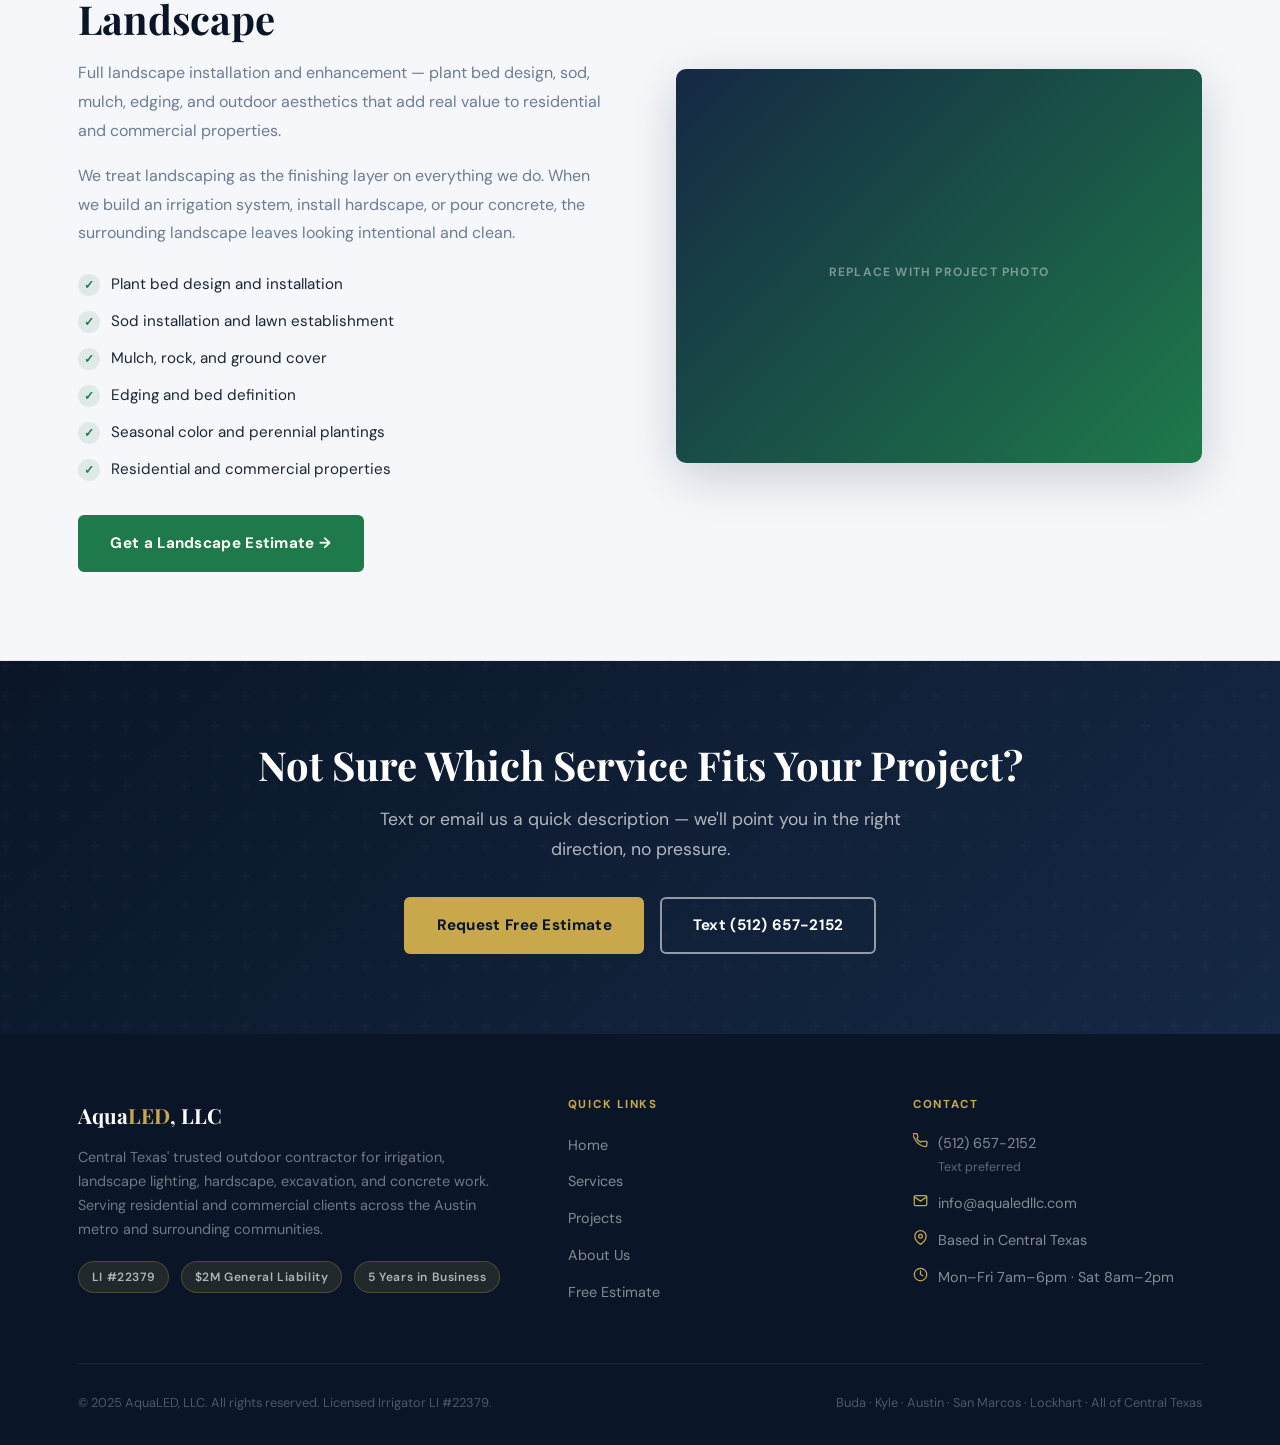
<file: Version 2/files/services.html>
<!DOCTYPE html>
<html lang="en">
<head>
  <meta charset="UTF-8" />
  <meta name="viewport" content="width=device-width, initial-scale=1.0" />
  <title>Services — Irrigation, Lighting, Excavation & Concrete | AquaLED, LLC Central Texas</title>
  <meta name="description" content="AquaLED, LLC offers commercial and residential irrigation, LED landscape lighting, hardscape, excavation, concrete flatwork, and landscape services across all of Central Texas." />
  <link rel="preconnect" href="https://fonts.googleapis.com" />
  <link rel="preconnect" href="https://fonts.gstatic.com" crossorigin />
  <link href="https://fonts.googleapis.com/css2?family=Playfair+Display:wght@700&family=DM+Sans:wght@400;500;600;700&display=swap" rel="stylesheet" />
  <link rel="stylesheet" href="style.css" />
  <style>
    .service-detail { padding: 88px 0; border-bottom: 1px solid rgba(0,0,0,0.06); }
    .service-detail:nth-child(even) { background: var(--offwhite); }

    .service-detail-inner {
      display: grid; grid-template-columns: 1fr 1fr; gap: 4.5rem; align-items: center;
    }
    .service-detail:nth-child(even) .service-detail-inner { direction: rtl; }
    .service-detail:nth-child(even) .service-detail-inner > * { direction: ltr; }

    .service-visual {
      border-radius: var(--radius); box-shadow: var(--shadow-lg);
      aspect-ratio: 4/3; display: flex; align-items: center; justify-content: center;
      flex-direction: column; gap: 0.75rem;
      font-size: 0.75rem; font-weight: 700; letter-spacing: 0.1em;
      text-transform: uppercase; color: rgba(255,255,255,0.42);
    }
    .v-irrigation { background: linear-gradient(135deg, #152844 0%, #1E7A4A 100%); }
    .v-lighting   { background: linear-gradient(135deg, #0A1628 0%, #C9A84C 100%); }
    .v-hardscape  { background: linear-gradient(135deg, #152844 0%, #7a6040 100%); }
    .v-excavation { background: linear-gradient(135deg, #1A2535 0%, #2c3e50 100%); }
    .v-concrete   { background: linear-gradient(135deg, #2d3436 0%, #636e72 100%); }
    .v-landscape  { background: linear-gradient(135deg, #152844 0%, #1E7A4A 100%); }
    .visual-icon  { font-size: 3.5rem; }

    .service-text h2 { margin-bottom: 1rem; }
    .service-text p  { color: var(--gray); margin-bottom: 1rem; line-height: 1.8; }
    .service-text p strong { color: var(--navy); }

    .service-benefits { margin: 1.5rem 0 2rem; display: flex; flex-direction: column; gap: 0.7rem; }
    .benefit-item {
      display: flex; align-items: flex-start; gap: 0.7rem;
      font-size: 0.95rem; color: var(--text);
    }
    .benefit-item::before {
      content: '✓';
      display: flex; align-items: center; justify-content: center;
      width: 22px; height: 22px; flex-shrink: 0; margin-top: 2px;
      background: rgba(30,122,74,0.1); color: var(--green);
      border-radius: 50%; font-size: 0.75rem; font-weight: 700;
    }

    .project-callout {
      background: var(--navy); border-radius: var(--radius);
      padding: 1.25rem 1.5rem; display: flex; gap: 0.75rem;
      align-items: flex-start; margin-top: 1.25rem;
    }
    .project-callout-icon { font-size: 1.2rem; flex-shrink: 0; }
    .project-callout p { color: rgba(255,255,255,0.62); font-size: 0.88rem; line-height: 1.6; margin: 0; }
    .project-callout strong { color: var(--gold); }

    @media (max-width: 800px) {
      .service-detail-inner { grid-template-columns: 1fr; }
      .service-detail:nth-child(even) .service-detail-inner { direction: ltr; }
    }
  </style>
</head>
<body>

  <script src="components.js"></script>

  <div class="cred-bar">
    <div class="container">
      <div class="cred-items">
        <div class="cred-item"><span class="cred-icon"></span> LI #22379</div>
        <div class="cred-item"><span class="cred-icon"></span> $2M General Liability</div>
        <div class="cred-item"><span class="cred-icon"></span> Most Jobs Under a Week</div>
        <div class="cred-item"><span class="cred-icon"></span> Commercial &amp; Residential</div>
      </div>
    </div>
  </div>

  <section class="page-hero">
    <div class="container">
      <span class="section-label" style="color:rgba(255,255,255,0.45);">What We Offer</span>
      <h1>Our Services</h1>
      <p>Six capabilities, one crew, zero subcontractors. Direct communication from estimate to completion.</p>
    </div>
  </section>

  <!-- IRRIGATION -->
  <section class="service-detail" id="irrigation">
    <div class="container">
      <div class="service-detail-inner">
        <div class="service-visual v-irrigation">
          <div class="visual-icon"></div>
          <span>Replace with project photo</span>
        </div>
        <div class="service-text">
          <span class="section-label">Service 01</span>
          <h2>Irrigation</h2>
          <p>From backyard residential systems to large-scale commercial athletic field installs — we design and build irrigation systems that work. No guesswork, no wasted water, no oversized quotes.</p>
          <p><strong>Commercial experience:</strong> School athletic fields, sports complexes, and multi-acre commercial properties throughout Central Texas.</p>
          <div class="service-benefits">
            <div class="benefit-item">New residential and commercial system design + install</div>
            <div class="benefit-item">Athletic fields, sports complexes, school campuses</div>
            <div class="benefit-item">Repairs and system upgrades on existing systems</div>
            <div class="benefit-item">Smart controller and rain sensor installation</div>
            <div class="benefit-item">Drip systems for beds, trees, and gardens</div>
            <div class="benefit-item">Licensed Irrigator on every job — LI #22379</div>
          </div>
          <div class="project-callout">
            <div class="project-callout-icon"></div>
            <p><strong>Past projects:</strong> Martin Middle School athletic fields, Dripping Springs Sports Complex softball fields (2 systems), and multiple large residential installs across Central Texas.</p>
          </div>
          <div style="margin-top:1.5rem;">
            <a href="contact.html" class="btn btn-primary">Get an Irrigation Estimate →</a>
          </div>
        </div>
      </div>
    </div>
  </section>

  <!-- LANDSCAPE LIGHTING -->
  <section class="service-detail" id="lighting">
    <div class="container">
      <div class="service-detail-inner">
        <div class="service-visual v-lighting">
          <div class="visual-icon"></div>
          <span>Replace with project photo</span>
        </div>
        <div class="service-text">
          <span class="section-label">Service 02</span>
          <h2>Landscape Lighting</h2>
          <p>A well-designed lighting system transforms a property after dark — improving security, curb appeal, and ambiance every time you pull into your driveway.</p>
          <p>We've installed systems as large as <strong>45 fixtures with full dim and color control</strong> — all wiring buried, fixtures anchored, and controls programmed before we leave the jobsite.</p>
          <div class="service-benefits">
            <div class="benefit-item">Low-voltage LED — energy efficient and long-lasting</div>
            <div class="benefit-item">Uplighting, path lights, deck and accent lighting</div>
            <div class="benefit-item">Dim and color-temperature control systems</div>
            <div class="benefit-item">All wiring buried and weatherproofed</div>
            <div class="benefit-item">Smart timer and app-control options</div>
            <div class="benefit-item">Residential and commercial installations</div>
          </div>
          <div style="margin-top:1.5rem;">
            <a href="contact.html" class="btn btn-primary">Get a Lighting Estimate →</a>
          </div>
        </div>
      </div>
    </div>
  </section>

  <!-- HARDSCAPE -->
  <section class="service-detail" id="hardscape">
    <div class="container">
      <div class="service-detail-inner">
        <div class="service-visual v-hardscape">
          <div class="visual-icon"></div>
          <span>Replace with project photo</span>
        </div>
        <div class="service-text">
          <span class="section-label">Service 03</span>
          <h2>Hardscape</h2>
          <p>Patios, walkways, retaining walls, steps, and outdoor structures built to last in Central Texas conditions. We design hardscape that works with your landscape — drainage considered, materials selected for the climate.</p>
          <p>Good hardscape is functional first, beautiful second. We make sure every project adds real, lasting value to your property.</p>
          <div class="service-benefits">
            <div class="benefit-item">Patio and outdoor living area construction</div>
            <div class="benefit-item">Walkways, steps, and pathways</div>
            <div class="benefit-item">Retaining walls and grade changes</div>
            <div class="benefit-item">Natural stone, pavers, and decorative concrete</div>
            <div class="benefit-item">Drainage-conscious design on every project</div>
            <div class="benefit-item">Residential and commercial applications</div>
          </div>
          <div style="margin-top:1.5rem;">
            <a href="contact.html" class="btn btn-primary">Get a Hardscape Estimate →</a>
          </div>
        </div>
      </div>
    </div>
  </section>

  <!-- EXCAVATION -->
  <section class="service-detail" id="excavation">
    <div class="container">
      <div class="service-detail-inner">
        <div class="service-visual v-excavation">
          <div class="visual-icon"></div>
          <span>Replace with project photo</span>
        </div>
        <div class="service-text">
          <span class="section-label">Service 04</span>
          <h2>Excavation</h2>
          <p>Precision excavation for underground utilities, mechanical lines, irrigation infrastructure, drainage systems, and site preparation. We've handled everything from residential trenching to large-scale commercial excavation.</p>
          <p><strong>Proven track record:</strong> Our crew completed approximately 1,500 linear feet of excavation for new chiller and return lines at Bowie High School — on time and on budget.</p>
          <div class="service-benefits">
            <div class="benefit-item">Underground utility and mechanical line excavation</div>
            <div class="benefit-item">Chiller line and HVAC infrastructure trenching</div>
            <div class="benefit-item">Irrigation mainline and lateral installation</div>
            <div class="benefit-item">Drainage system excavation</div>
            <div class="benefit-item">Site prep for construction and landscaping</div>
            <div class="benefit-item">Texas 811 dig-safe compliance on every job</div>
          </div>
          <div class="project-callout">
            <div class="project-callout-icon"></div>
            <p><strong>Featured project:</strong> Bowie High School — approx. 1,500 LF of excavation for new chiller and return lines. Large commercial site, completed on schedule.</p>
          </div>
          <div style="margin-top:1.5rem;">
            <a href="contact.html" class="btn btn-primary">Get an Excavation Estimate →</a>
          </div>
        </div>
      </div>
    </div>
  </section>

  <!-- CONCRETE -->
  <section class="service-detail" id="concrete">
    <div class="container">
      <div class="service-detail-inner">
        <div class="service-visual v-concrete">
          <div class="visual-icon"></div>
          <span>Replace with project photo</span>
        </div>
        <div class="service-text">
          <span class="section-label">Service 05</span>
          <h2>Concrete Work</h2>
          <p>Flatwork, driveways, sidewalks, parking pads, building pads, and foundations. We do concrete the right way — proper base prep, control joints, correct slopes, and a finish that holds up through Texas heat and freeze cycles.</p>
          <p>From a simple equipment pad to a full foundation pour, we deliver concrete that doesn't crack, settle, or look sloppy a few years down the road.</p>
          <div class="service-benefits">
            <div class="benefit-item">Driveways and parking areas</div>
            <div class="benefit-item">Sidewalks, paths, and general flatwork</div>
            <div class="benefit-item">Equipment pads and building pads</div>
            <div class="benefit-item">Foundations and slabs</div>
            <div class="benefit-item">Proper base prep and control joints on every pour</div>
            <div class="benefit-item">Residential and commercial concrete work</div>
          </div>
          <div style="margin-top:1.5rem;">
            <a href="contact.html" class="btn btn-primary">Get a Concrete Estimate →</a>
          </div>
        </div>
      </div>
    </div>
  </section>

  <!-- LANDSCAPE -->
  <section class="service-detail" id="landscape">
    <div class="container">
      <div class="service-detail-inner">
        <div class="service-visual v-landscape">
          <div class="visual-icon"></div>
          <span>Replace with project photo</span>
        </div>
        <div class="service-text">
          <span class="section-label">Service 06</span>
          <h2>Landscape</h2>
          <p>Full landscape installation and enhancement — plant bed design, sod, mulch, edging, and outdoor aesthetics that add real value to residential and commercial properties.</p>
          <p>We treat landscaping as the finishing layer on everything we do. When we build an irrigation system, install hardscape, or pour concrete, the surrounding landscape leaves looking intentional and clean.</p>
          <div class="service-benefits">
            <div class="benefit-item">Plant bed design and installation</div>
            <div class="benefit-item">Sod installation and lawn establishment</div>
            <div class="benefit-item">Mulch, rock, and ground cover</div>
            <div class="benefit-item">Edging and bed definition</div>
            <div class="benefit-item">Seasonal color and perennial plantings</div>
            <div class="benefit-item">Residential and commercial properties</div>
          </div>
          <div style="margin-top:1.5rem;">
            <a href="contact.html" class="btn btn-primary">Get a Landscape Estimate →</a>
          </div>
        </div>
      </div>
    </div>
  </section>

  <section class="cta-banner">
    <div class="container">
      <h2>Not Sure Which Service Fits Your Project?</h2>
      <p>Text or email us a quick description — we'll point you in the right direction, no pressure.</p>
      <div class="cta-buttons">
        <a href="contact.html" class="btn btn-gold">Request Free Estimate</a>
        <a href="sms:+15126572152" class="btn btn-outline"> Text (512) 657-2152</a>
      </div>
    </div>
  </section>

  <div id="footer-placeholder"></div>

</body>
</html>
</file>
<file: style.css>
/* ============================================================
   AquaLED, LLC — Global Stylesheet  (Dark Luxury Theme)
   Palette:
     --black:    #0a0f0c  (deepest bg)
     --charcoal: #111c15  (primary bg)
     --surface:  #1c2b21  (card surface)
     --green:    #2eb86a  (accent)
     --white:    #ffffff
     --text:     #dde8df  (body on dark)
     --muted:    #7a9485
============================================================ */

/* ── RESET & BASE ─────────────────────────────────────────── */
*, *::before, *::after { box-sizing: border-box; margin: 0; padding: 0; }

:root {
  --black:       #0a0f0c;
  --charcoal:    #111c15;
  --surface:     #1c2b21;
  --surface-2:   #243329;
  --green:       #2eb86a;
  --green-hover: #38d47c;
  --green-dim:   rgba(46,184,106,0.14);
  --white:       #ffffff;
  --off-white:   #edf2ee;
  --text:        #dde8df;
  --muted:       #7a9485;
  --border:      rgba(255,255,255,0.07);
  --shadow:      0 8px 32px rgba(0,0,0,0.45);
  --radius:      6px;
  --transition:  0.25s ease;
}

html { scroll-behavior: smooth; }

body {
  font-family: 'Lato', sans-serif;
  color: var(--text);
  background: var(--charcoal);
  line-height: 1.7;
  font-size: 16px;
}

img { max-width: 100%; height: auto; display: block; }
a   { color: inherit; text-decoration: none; }
ul  { list-style: none; }

/* ── TYPOGRAPHY ───────────────────────────────────────────── */
h1, h2, h3, h4 {
  font-family: 'DM Sans', 'Montserrat', sans-serif;
  font-weight: 700;
  color: var(--white);
  line-height: 1.15;
}

h1 { font-size: clamp(2rem, 5vw, 3.2rem); }
h2 { font-size: clamp(1.6rem, 3.5vw, 2.4rem); }
h3 { font-size: clamp(1.05rem, 2vw, 1.3rem); }
h4 { font-size: 0.95rem; }

p { color: var(--text); }

.section-label {
  display: inline-block;
  font-family: 'DM Sans', 'Montserrat', sans-serif;
  font-size: 0.7rem;
  font-weight: 700;
  letter-spacing: 0.2em;
  text-transform: uppercase;
  color: var(--green);
  margin-bottom: 0.65rem;
}

/* ── LAYOUT ───────────────────────────────────────────────── */
.container {
  max-width: 1160px;
  margin: 0 auto;
  padding: 0 1.5rem;
}

section { padding: 96px 0; }

.section-header {
  text-align: center;
  max-width: 640px;
  margin: 0 auto 3.5rem;
}

.section-header p {
  margin-top: 0.85rem;
  color: var(--muted);
  font-size: 1.05rem;
  line-height: 1.75;
}

/* ── BUTTONS ──────────────────────────────────────────────── */
.btn {
  display: inline-flex;
  align-items: center;
  gap: 0.45rem;
  padding: 0.85rem 1.9rem;
  border-radius: var(--radius);
  font-family: 'DM Sans', 'Montserrat', sans-serif;
  font-weight: 700;
  font-size: 0.9rem;
  letter-spacing: 0.04em;
  cursor: pointer;
  transition: all var(--transition);
  border: 2px solid transparent;
  white-space: nowrap;
}

.btn-primary {
  background: var(--green);
  color: var(--black);
  border-color: var(--green);
}
.btn-primary:hover {
  background: var(--green-hover);
  border-color: var(--green-hover);
  transform: translateY(-2px);
  box-shadow: 0 6px 24px rgba(46,184,106,0.4);
}

.btn-outline {
  background: transparent;
  color: var(--white);
  border-color: rgba(255,255,255,0.35);
}
.btn-outline:hover {
  background: rgba(255,255,255,0.07);
  border-color: rgba(255,255,255,0.7);
}

.btn-dark {
  background: var(--surface-2);
  color: var(--white);
  border-color: var(--border);
}
.btn-dark:hover {
  background: var(--surface);
  border-color: var(--green);
  color: var(--green);
  transform: translateY(-2px);
}

/* ── NAV ──────────────────────────────────────────────────── */
#navbar {
  position: sticky;
  top: 0;
  z-index: 1000;
  background: rgba(10,15,12,0.95);
  backdrop-filter: blur(12px);
  border-bottom: 1px solid var(--border);
}

.nav-inner {
  display: flex;
  align-items: center;
  justify-content: space-between;
  height: 92px;
}

.nav-logo {
  display: flex;
  flex-direction: column;
  line-height: 1.1;
}

/* White wordmark from fulllogo_white.svg. No chip. */
.logo-img {
  display: block;
  height: 72px;
  width: auto;
  background: transparent;
  padding: 0;
}

.footer-brand .logo-img {
  height: 88px;
  margin-bottom: 1rem;
}

.visually-hidden {
  position: absolute !important;
  width: 1px;
  height: 1px;
  padding: 0;
  margin: -1px;
  overflow: hidden;
  clip: rect(0, 0, 0, 0);
  white-space: nowrap;
  border: 0;
}

:focus-visible {
  outline: 2px solid var(--green);
  outline-offset: 2px;
}

.nav-logo .logo-name {
  font-family: 'DM Sans', 'Montserrat', sans-serif;
  font-weight: 800;
  font-size: 1.25rem;
  color: var(--white);
  letter-spacing: 0.03em;
}

.nav-logo .logo-name span { color: var(--green); }

.nav-logo .logo-tag {
  font-size: 0.62rem;
  color: var(--muted);
  letter-spacing: 0.12em;
  text-transform: uppercase;
}

.nav-links {
  display: flex;
  align-items: center;
  gap: 2rem;
}

.nav-links a {
  font-family: 'DM Sans', 'Montserrat', sans-serif;
  font-size: 0.82rem;
  font-weight: 600;
  color: var(--muted);
  letter-spacing: 0.08em;
  text-transform: uppercase;
  transition: color var(--transition);
  position: relative;
  padding-bottom: 2px;
}

.nav-links a::after {
  content: '';
  position: absolute;
  bottom: -2px;
  left: 0;
  width: 0;
  height: 1.5px;
  background: var(--green);
  transition: width var(--transition);
}

.nav-links a:hover,
.nav-links a.active { color: var(--white); }
.nav-links a:hover::after,
.nav-links a.active::after { width: 100%; }

.nav-cta,
.nav-links a.nav-cta {
  padding: 0.5rem 1.1rem;
  font-size: 0.8rem;
  color: var(--black);
  font-weight: 800;
}
.nav-links a.nav-cta:hover { color: var(--black); }

/* Hamburger */
.hamburger {
  display: none;
  flex-direction: column;
  gap: 5px;
  cursor: pointer;
  background: none;
  border: none;
  padding: 4px;
}
.hamburger span {
  display: block;
  width: 24px;
  height: 2px;
  background: var(--white);
  border-radius: 2px;
  transition: all 0.3s ease;
}

/* Mobile nav */
.mobile-nav {
  display: none;
  background: var(--black);
  padding: 1.2rem 1.5rem;
  flex-direction: column;
  gap: 0.2rem;
  border-top: 1px solid var(--border);
}
.mobile-nav.open { display: flex; }
.mobile-nav a {
  font-family: 'DM Sans', 'Montserrat', sans-serif;
  font-size: 0.9rem;
  font-weight: 600;
  color: var(--muted);
  padding: 0.7rem 0;
  border-bottom: 1px solid var(--border);
  letter-spacing: 0.06em;
  text-transform: uppercase;
  transition: color var(--transition);
}
.mobile-nav a:last-child { border-bottom: none; }
.mobile-nav a:hover { color: var(--white); }

/* ── FOOTER ───────────────────────────────────────────────── */
footer {
  background: var(--black);
  color: var(--muted);
  padding: 64px 0 32px;
  border-top: 1px solid var(--border);
}

.footer-grid {
  display: grid;
  grid-template-columns: 1.4fr 1fr 1fr;
  gap: 3rem;
  margin-bottom: 3rem;
}

.footer-brand .logo-name {
  font-family: 'DM Sans', 'Montserrat', sans-serif;
  font-size: 1.2rem;
  font-weight: 800;
  color: var(--white);
}
.footer-brand .logo-name span { color: var(--green); }
.footer-brand p {
  color: var(--muted);
  font-size: 0.88rem;
  margin-top: 0.75rem;
  line-height: 1.65;
}

.footer-col h4 {
  color: var(--white);
  font-family: 'DM Sans', 'Montserrat', sans-serif;
  font-size: 0.72rem;
  letter-spacing: 0.15em;
  text-transform: uppercase;
  margin-bottom: 1.1rem;
}
.footer-col ul li {
  margin-bottom: 0.55rem;
}
.footer-col ul li a {
  color: var(--muted);
  font-size: 0.88rem;
  transition: color var(--transition);
}
.footer-col ul li a:hover { color: var(--green); }

.footer-contact-item {
  display: flex;
  gap: 0.6rem;
  align-items: flex-start;
  margin-bottom: 0.75rem;
  color: var(--muted);
  font-size: 0.88rem;
}
.footer-contact-item .ico { color: var(--green); flex-shrink: 0; }
.footer-contact-item a { transition: color var(--transition); }
.footer-contact-item a:hover { color: var(--green); }

.footer-bottom {
  border-top: 1px solid var(--border);
  padding-top: 1.5rem;
  display: flex;
  justify-content: space-between;
  align-items: center;
  font-size: 0.78rem;
  color: rgba(255,255,255,0.2);
  flex-wrap: wrap;
  gap: 0.5rem;
}

/* ── TRUST BAR ────────────────────────────────────────────── */
.trust-bar {
  background: var(--surface);
  border-top: 2px solid var(--green);
  padding: 40px 0;
}

.trust-items {
  display: grid;
  grid-template-columns: repeat(4, 1fr);
  gap: 1.5rem;
}

.trust-item {
  display: flex;
  align-items: flex-start;
  gap: 0.9rem;
}

.trust-icon {
  width: 40px;
  height: 40px;
  background: var(--green-dim);
  border-radius: 50%;
  display: flex;
  align-items: center;
  justify-content: center;
  flex-shrink: 0;
  color: var(--green);
}

.trust-item h4 {
  font-size: 0.88rem;
  margin-bottom: 0.2rem;
  color: var(--white);
}
.trust-item p {
  font-size: 0.8rem;
  color: var(--muted);
  line-height: 1.5;
}

/* ── SERVICE CARDS ────────────────────────────────────────── */
.services-grid {
  display: grid;
  grid-template-columns: repeat(auto-fit, minmax(260px, 1fr));
  gap: 1.5rem;
}

.service-card {
  background: var(--surface);
  border-radius: var(--radius);
  overflow: hidden;
  border: 1px solid var(--border);
  transition: transform var(--transition), box-shadow var(--transition), border-color var(--transition);
  position: relative;
}

.service-card::before {
  content: '';
  position: absolute;
  top: 0; left: 0; right: 0;
  height: 2px;
  background: var(--green);
  transform: scaleX(0);
  transform-origin: left;
  transition: transform 0.35s ease;
}

.service-card:hover {
  transform: translateY(-5px);
  box-shadow: 0 16px 48px rgba(0,0,0,0.5);
  border-color: rgba(46,184,106,0.25);
}
.service-card:hover::before { transform: scaleX(1); }

.service-card-body { padding: 1.75rem; }

.service-icon {
  width: 48px;
  height: 48px;
  background: var(--green-dim);
  border-radius: var(--radius);
  display: flex;
  align-items: center;
  justify-content: center;
  margin-bottom: 1.1rem;
  color: var(--green);
}

.service-card h3 {
  margin-bottom: 0.6rem;
  font-size: 1.05rem;
  color: var(--white);
}

.service-card p {
  font-size: 0.88rem;
  color: var(--muted);
  line-height: 1.65;
}

.service-card .card-link {
  display: inline-flex;
  align-items: center;
  gap: 0.3rem;
  margin-top: 1.1rem;
  font-family: 'DM Sans', 'Montserrat', sans-serif;
  font-size: 0.8rem;
  font-weight: 700;
  color: var(--green);
  letter-spacing: 0.06em;
  text-transform: uppercase;
  transition: gap var(--transition);
}
.service-card .card-link:hover { gap: 0.55rem; }

/* ── PROJECT GRID ─────────────────────────────────────────── */
.projects-grid {
  display: grid;
  grid-template-columns: repeat(auto-fit, minmax(300px, 1fr));
  gap: 1.5rem;
}

.project-card {
  background: var(--surface);
  border-radius: var(--radius);
  overflow: hidden;
  border: 1px solid var(--border);
  transition: transform var(--transition), box-shadow var(--transition);
}
.project-card:hover {
  transform: translateY(-4px);
  box-shadow: 0 16px 40px rgba(0,0,0,0.5);
}

.project-img {
  width: 100%;
  height: 230px;
  overflow: hidden;
  position: relative;
}

.project-img img {
  width: 100%;
  height: 100%;
  object-fit: cover;
  display: block;
  transition: transform 0.5s ease;
}
.project-card:hover .project-img img { transform: scale(1.05); }

.project-img-placeholder {
  width: 100%;
  height: 100%;
  background: var(--surface-2);
  display: flex;
  flex-direction: column;
  align-items: center;
  justify-content: center;
  gap: 0.5rem;
  color: var(--muted);
  font-size: 0.75rem;
  letter-spacing: 0.1em;
  text-transform: uppercase;
  font-family: 'DM Sans', sans-serif;
}

.project-body { padding: 1.4rem; }

.project-tag {
  display: inline-block;
  font-size: 0.68rem;
  font-weight: 700;
  font-family: 'DM Sans', 'Montserrat', sans-serif;
  letter-spacing: 0.1em;
  text-transform: uppercase;
  background: var(--green-dim);
  color: var(--green);
  padding: 0.2rem 0.65rem;
  border-radius: 20px;
  margin-bottom: 0.65rem;
}

.project-body h3 {
  font-size: 1rem;
  margin-bottom: 0.4rem;
  color: var(--white);
}

.project-body p {
  font-size: 0.85rem;
  color: var(--muted);
  line-height: 1.6;
}

/* ── SERVICE AREA ─────────────────────────────────────────── */
.area-section { background: var(--black); }

.area-tags {
  display: flex;
  flex-wrap: wrap;
  gap: 0.65rem;
  margin-top: 1.5rem;
}

.area-tag {
  background: var(--surface);
  border: 1px solid var(--border);
  color: var(--muted);
  font-family: 'DM Sans', 'Montserrat', sans-serif;
  font-size: 0.82rem;
  font-weight: 600;
  padding: 0.4rem 1rem;
  border-radius: 30px;
  transition: all var(--transition);
  letter-spacing: 0.04em;
}

.area-tag:hover {
  background: var(--green-dim);
  color: var(--green);
  border-color: rgba(46,184,106,0.35);
}

/* ── CTA BANNER ───────────────────────────────────────────── */
.cta-banner {
  background: var(--black);
  border-top: 1px solid var(--border);
  border-bottom: 1px solid var(--border);
  padding: 80px 0;
  text-align: center;
  position: relative;
  overflow: hidden;
}

.cta-banner::before {
  content: '';
  position: absolute;
  inset: 0;
  background: radial-gradient(ellipse at center, rgba(46,184,106,0.06) 0%, transparent 70%);
  pointer-events: none;
}

.cta-banner h2 { color: var(--white); position: relative; }
.cta-banner p  {
  color: var(--muted);
  font-size: 1.05rem;
  margin: 1rem auto 2rem;
  max-width: 540px;
  position: relative;
  line-height: 1.75;
}

.cta-phone {
  font-family: 'DM Sans', 'Montserrat', sans-serif;
  font-size: 2.2rem;
  font-weight: 800;
  color: var(--green);
  display: block;
  margin-bottom: 1.5rem;
  position: relative;
  letter-spacing: 0.02em;
  transition: color var(--transition);
}
.cta-phone:hover { color: var(--green-hover); }

.cta-buttons {
  display: flex;
  gap: 1rem;
  justify-content: center;
  flex-wrap: wrap;
  position: relative;
}

/* ── WHY US ───────────────────────────────────────────────── */
.why-grid {
  display: grid;
  grid-template-columns: repeat(auto-fit, minmax(220px, 1fr));
  gap: 1.5rem;
}

.why-item {
  text-align: center;
  padding: 2.25rem 1.5rem;
  border-radius: var(--radius);
  background: var(--surface);
  border: 1px solid var(--border);
  transition: border-color var(--transition), transform var(--transition);
}
.why-item:hover {
  border-color: rgba(46,184,106,0.3);
  transform: translateY(-3px);
}

.why-number {
  font-family: 'DM Sans', 'Montserrat', sans-serif;
  font-size: 2.6rem;
  font-weight: 800;
  color: var(--green);
  line-height: 1;
  margin-bottom: 0.5rem;
}

.why-item h3 {
  font-size: 0.95rem;
  margin-bottom: 0.5rem;
  color: var(--white);
}

.why-item p {
  font-size: 0.85rem;
  color: var(--muted);
  line-height: 1.6;
}

/* ── FORM ─────────────────────────────────────────────────── */
.form-grid {
  display: grid;
  grid-template-columns: 1fr 1fr;
  gap: 1.25rem;
}

.form-group {
  display: flex;
  flex-direction: column;
  gap: 0.4rem;
}

.form-group.full { grid-column: 1 / -1; }

.form-group label {
  font-family: 'DM Sans', 'Montserrat', sans-serif;
  font-size: 0.75rem;
  font-weight: 700;
  color: var(--muted);
  letter-spacing: 0.1em;
  text-transform: uppercase;
}

.form-group input,
.form-group textarea,
.form-group select {
  padding: 0.75rem 1rem;
  border: 1.5px solid var(--border);
  border-radius: var(--radius);
  font-family: 'Lato', sans-serif;
  font-size: 0.95rem;
  color: var(--text);
  background: var(--surface);
  transition: border-color var(--transition), box-shadow var(--transition);
  outline: none;
  width: 100%;
}

.form-group input::placeholder,
.form-group textarea::placeholder { color: var(--muted); opacity: 0.6; }

.form-group input:focus,
.form-group textarea:focus,
.form-group select:focus {
  border-color: var(--green);
  box-shadow: 0 0 0 3px rgba(46,184,106,0.12);
}

.form-group textarea { min-height: 130px; resize: vertical; }

/* ── PAGE HERO (inner pages) ──────────────────────────────── */
.page-hero {
  background: linear-gradient(135deg, var(--black) 0%, var(--surface) 100%);
  padding: 80px 0 60px;
  text-align: center;
  border-bottom: 1px solid var(--border);
}
.page-hero h1 { color: var(--white); }
.page-hero p  { color: var(--muted); margin-top: 0.75rem; font-size: 1.05rem; }

/* ── UTILITY ──────────────────────────────────────────────── */
.text-center { text-align: center; }
.mt-2 { margin-top: 2rem; }
.mt-1 { margin-top: 1rem; }
.bg-surface { background: var(--surface); }
.bg-black   { background: var(--black); }

/* legacy alias for any bg-offwhite refs */
.bg-offwhite { background: var(--surface); }

/* ── RESPONSIVE ───────────────────────────────────────────── */
@media (max-width: 900px) {
  .nav-links { display: none; }
  .hamburger { display: flex; }
  .footer-grid { grid-template-columns: 1fr 1fr; }
  .trust-items { grid-template-columns: 1fr 1fr; }
}

/* Mobile call / text bar. Hidden on wider screens. */
.mobile-cta-bar { display: none; }

@media (max-width: 768px) {
  .mobile-cta-bar {
    display: flex;
    position: fixed;
    bottom: 0;
    left: 0;
    right: 0;
    z-index: 1100;
    gap: 0.6rem;
    padding: 0.7rem 0.85rem calc(0.7rem + env(safe-area-inset-bottom, 0px));
    background: rgba(10,15,12,0.95);
    backdrop-filter: blur(12px);
    border-top: 1px solid var(--border);
  }
  .mobile-cta-bar a {
    flex: 1;
    display: inline-flex;
    align-items: center;
    justify-content: center;
    gap: 0.45rem;
    padding: 0.85rem 0.75rem;
    border-radius: var(--radius);
    font-family: 'DM Sans', sans-serif;
    font-weight: 700;
    font-size: 0.95rem;
    letter-spacing: 0.04em;
    text-decoration: none;
  }
  .mobile-cta-bar .cta-call {
    background: var(--green);
    color: var(--black);
    border: 2px solid var(--green);
  }
  .mobile-cta-bar .cta-text {
    background: transparent;
    color: var(--white);
    border: 2px solid rgba(255,255,255,0.35);
  }
  body { padding-bottom: 84px; }
}

@media (max-width: 600px) {
  section { padding: 64px 0; }
  .footer-grid { grid-template-columns: 1fr; gap: 2rem; }
  .trust-items { grid-template-columns: 1fr; }
  .form-grid { grid-template-columns: 1fr; }
  .footer-bottom { flex-direction: column; text-align: center; }
}
</file>
<file: Version 2/files/style.css>
/* ============================================================
   AquaLED, LLC — Global Stylesheet v2
   Palette:
     --navy:     #0A1628
     --blue:     #152844
     --green:    #1E7A4A
     --lime:     #28A060
     --gold:     #C9A84C
     --white:    #FFFFFF
     --offwhite: #F5F7FA
     --gray:     #6B7C93
     --text:     #1A2535
============================================================ */

*, *::before, *::after { box-sizing: border-box; margin: 0; padding: 0; }

:root {
  --navy:      #0A1628;
  --blue:      #152844;
  --green:     #1E7A4A;
  --lime:      #28A060;
  --gold:      #C9A84C;
  --white:     #FFFFFF;
  --offwhite:  #F5F7FA;
  --gray:      #6B7C93;
  --text:      #1A2535;
  --shadow:    0 4px 28px rgba(10,22,40,0.12);
  --shadow-lg: 0 14px 50px rgba(10,22,40,0.18);
  --radius:    10px;
  --transition: 0.25s ease;
}

html { scroll-behavior: smooth; }

body {
  font-family: 'DM Sans', sans-serif;
  color: var(--text);
  background: var(--white);
  line-height: 1.7;
  font-size: 16px;
}

img { max-width: 100%; height: auto; display: block; }
a   { color: inherit; text-decoration: none; }
ul  { list-style: none; }

/* ── TYPOGRAPHY ── */
h1, h2, h3 {
  font-family: 'Playfair Display', serif;
  font-weight: 700;
  color: var(--navy);
  line-height: 1.2;
}
h4 { font-family: 'DM Sans', sans-serif; font-weight: 700; color: var(--navy); line-height: 1.3; }

h1 { font-size: clamp(2.2rem, 5vw, 3.5rem); }
h2 { font-size: clamp(1.7rem, 3.5vw, 2.5rem); }
h3 { font-size: clamp(1.1rem, 2vw, 1.35rem); }
h4 { font-size: 1rem; }

p { color: var(--text); }

.section-label {
  display: inline-block;
  font-family: 'DM Sans', sans-serif;
  font-size: 0.72rem;
  font-weight: 700;
  letter-spacing: 0.18em;
  text-transform: uppercase;
  color: var(--gold);
  margin-bottom: 0.65rem;
}

/* ── LAYOUT ── */
.container { max-width: 1180px; margin: 0 auto; padding: 0 1.75rem; }
section { padding: 88px 0; }
.section-header { text-align: center; max-width: 660px; margin: 0 auto 3.5rem; }
.section-header p { margin-top: 0.85rem; color: var(--gray); font-size: 1.05rem; }

/* ── BUTTONS ── */
.btn {
  display: inline-flex; align-items: center; gap: 0.5rem;
  padding: 0.85rem 1.9rem;
  border-radius: 6px;
  font-family: 'DM Sans', sans-serif; font-weight: 700; font-size: 0.95rem;
  cursor: pointer; transition: all var(--transition);
  border: 2px solid transparent; white-space: nowrap; letter-spacing: 0.02em;
}
.btn-primary { background: var(--green); color: var(--white); border-color: var(--green); }
.btn-primary:hover { background: var(--lime); border-color: var(--lime); transform: translateY(-2px); box-shadow: 0 8px 24px rgba(30,122,74,0.35); }
.btn-gold    { background: var(--gold); color: var(--navy); border-color: var(--gold); font-weight: 800; }
.btn-gold:hover { background: #d4b05a; transform: translateY(-2px); box-shadow: 0 8px 24px rgba(201,168,76,0.35); }
.btn-outline { background: transparent; color: var(--white); border-color: rgba(255,255,255,0.55); }
.btn-outline:hover { background: rgba(255,255,255,0.1); border-color: var(--white); }
.btn-dark    { background: var(--navy); color: var(--white); border-color: var(--navy); }
.btn-dark:hover { background: var(--blue); transform: translateY(-2px); box-shadow: var(--shadow); }

/* ── NAV ── */
#navbar {
  position: sticky; top: 0; z-index: 1000;
  background: var(--navy);
  border-bottom: 1px solid rgba(255,255,255,0.05);
  box-shadow: 0 2px 24px rgba(0,0,0,0.3);
}
.nav-inner { display: flex; align-items: center; justify-content: space-between; height: 74px; }
.nav-logo  { display: flex; flex-direction: column; line-height: 1.15; }
.nav-logo .logo-name { font-family: 'Playfair Display', serif; font-weight: 700; font-size: 1.4rem; color: var(--white); }
.nav-logo .logo-name span { color: var(--gold); }
.nav-logo .logo-tag { font-size: 0.61rem; color: rgba(255,255,255,0.38); letter-spacing: 0.14em; text-transform: uppercase; }

.nav-links { display: flex; align-items: center; gap: 2.25rem; }
.nav-links a {
  font-size: 0.82rem; font-weight: 600; color: rgba(255,255,255,0.68);
  letter-spacing: 0.07em; text-transform: uppercase; transition: color var(--transition);
  position: relative; padding-bottom: 2px;
}
.nav-links a::after { content:''; position:absolute; bottom:-2px; left:0; width:0; height:2px; background:var(--gold); transition:width var(--transition); }
.nav-links a:hover, .nav-links a.active { color: var(--white); }
.nav-links a:hover::after, .nav-links a.active::after { width: 100%; }
.nav-cta { padding: 0.55rem 1.25rem; font-size: 0.82rem; }

.hamburger { display:none; flex-direction:column; gap:5px; cursor:pointer; background:none; border:none; padding:4px; }
.hamburger span { display:block; width:24px; height:2px; background:var(--white); border-radius:2px; transition:all 0.3s; }

.mobile-nav { display:none; background:var(--blue); padding:1.2rem 1.75rem; flex-direction:column; gap:0.2rem; }
.mobile-nav.open { display: flex; }
.mobile-nav a { font-size:0.92rem; font-weight:600; color:rgba(255,255,255,0.8); padding:0.75rem 0; border-bottom:1px solid rgba(255,255,255,0.07); }
.mobile-nav a:last-child { border-bottom: none; }

/* ── CREDENTIALS BAR ── */
.cred-bar { background: var(--offwhite); border-bottom: 1px solid rgba(10,22,40,0.07); padding: 16px 0; }
.cred-items { display:flex; align-items:center; justify-content:center; gap:2.5rem; flex-wrap:wrap; }
.cred-item { display:flex; align-items:center; gap:0.5rem; font-size:0.82rem; font-weight:600; color:var(--navy); }
.cred-icon { color: var(--gold); }

/* ── TRUST BAR ── */
.trust-bar { background: var(--navy); border-top: 1px solid rgba(255,255,255,0.05); padding: 40px 0; }
.trust-items { display:grid; grid-template-columns:repeat(4,1fr); gap:2rem; }
.trust-item  { display:flex; align-items:flex-start; gap:1rem; }
.trust-icon  { width:46px; height:46px; background:rgba(201,168,76,0.12); border:1px solid rgba(201,168,76,0.28); border-radius:50%; display:flex; align-items:center; justify-content:center; flex-shrink:0; color:var(--gold); font-size:1rem; }
.trust-item h4 { font-size:0.88rem; color:var(--white); margin-bottom:0.2rem; }
.trust-item p  { font-size:0.8rem; color:rgba(255,255,255,0.42); line-height:1.5; }

/* ── SERVICE CARDS ── */
.services-grid { display:grid; grid-template-columns:repeat(auto-fit,minmax(260px,1fr)); gap:1.75rem; }
.service-card { background:var(--white); border-radius:var(--radius); overflow:hidden; box-shadow:var(--shadow); transition:transform var(--transition),box-shadow var(--transition); border-top:3px solid var(--gold); }
.service-card:hover { transform:translateY(-6px); box-shadow:var(--shadow-lg); }
.service-card-body { padding:1.8rem; }
.service-icon { font-size:2.2rem; margin-bottom:1rem; }
.service-card h3 { margin-bottom:0.5rem; font-size:1.1rem; }
.service-card p  { font-size:0.9rem; color:var(--gray); line-height:1.65; }
.service-card .card-link { display:inline-block; margin-top:1rem; font-size:0.82rem; font-weight:700; color:var(--green); transition:color var(--transition); }
.service-card .card-link:hover { color:var(--lime); }

/* ── PROJECT CARDS ── */
.projects-grid { display:grid; grid-template-columns:repeat(auto-fit,minmax(300px,1fr)); gap:1.75rem; }
.project-card  { background:var(--white); border-radius:var(--radius); overflow:hidden; box-shadow:var(--shadow); transition:transform var(--transition); }
.project-card:hover { transform:translateY(-5px); }

.project-img { width:100%; height:220px; display:flex; align-items:center; justify-content:center; flex-direction:column; gap:0.5rem; overflow:hidden; }
.project-img.img-1 { background:linear-gradient(135deg,#152844 0%,#1E7A4A 100%); }
.project-img.img-2 { background:linear-gradient(135deg,#0A1628 0%,#C9A84C 100%); }
.project-img.img-3 { background:linear-gradient(135deg,#152844 0%,#2d6a8e 100%); }
.project-img.img-4 { background:linear-gradient(135deg,#0A1628 0%,#1E7A4A 100%); }
.project-img.img-5 { background:linear-gradient(135deg,#152844 0%,#8a6a2e 100%); }

.project-img-icon  { font-size:2.8rem; }
.project-img-label { font-size:0.72rem; font-weight:700; letter-spacing:0.1em; color:rgba(255,255,255,0.42); text-transform:uppercase; }

.project-body { padding:1.4rem; }
.project-tag  { display:inline-block; font-size:0.72rem; font-weight:700; letter-spacing:0.08em; text-transform:uppercase; background:rgba(201,168,76,0.1); color:var(--gold); padding:0.2rem 0.7rem; border-radius:20px; margin-bottom:0.6rem; }
.project-body h3 { font-size:1rem; margin-bottom:0.4rem; }
.project-body p  { font-size:0.88rem; color:var(--gray); line-height:1.55; }

/* ── AREA ── */
.area-section { background: var(--offwhite); }
.area-tags { display:flex; flex-wrap:wrap; gap:0.65rem; margin-top:1.5rem; }
.area-tag  { background:var(--white); border:1.5px solid rgba(10,22,40,0.1); color:var(--navy); font-size:0.85rem; font-weight:600; padding:0.45rem 1.15rem; border-radius:30px; transition:all var(--transition); }
.area-tag:hover { background:var(--navy); color:var(--white); border-color:var(--navy); }

/* ── CTA BANNER ── */
.cta-banner { background:linear-gradient(135deg,var(--navy) 0%,var(--blue) 100%); padding:80px 0; text-align:center; position:relative; overflow:hidden; }
.cta-banner::before { content:''; position:absolute; inset:0; background:url("data:image/svg+xml,%3Csvg width='60' height='60' viewBox='0 0 60 60' xmlns='http://www.w3.org/2000/svg'%3E%3Cg fill='%23ffffff' fill-opacity='0.02'%3E%3Cpath d='M36 34v-4h-2v4h-4v2h4v4h2v-4h4v-2h-4zm0-30V0h-2v4h-4v2h4v4h2V6h4V4h-4zM6 34v-4H4v4H0v2h4v4h2v-4h4v-2H6zM6 4V0H4v4H0v2h4v4h2V6h4V4H6z'/%3E%3C/g%3E%3C/svg%3E") repeat; }
.cta-banner h2 { color:var(--white); position:relative; }
.cta-banner p  { color:rgba(255,255,255,0.68); font-size:1.1rem; margin:1rem auto 2rem; max-width:560px; position:relative; }
.cta-phone { font-family:'Playfair Display',serif; font-size:1.9rem; font-weight:700; color:var(--gold); display:block; margin-bottom:1.5rem; position:relative; letter-spacing:0.02em; }
.cta-buttons { display:flex; gap:1rem; justify-content:center; flex-wrap:wrap; position:relative; }

/* ── WHY GRID ── */
.why-grid { display:grid; grid-template-columns:repeat(auto-fit,minmax(220px,1fr)); gap:2rem; }
.why-item  { text-align:center; padding:2.25rem 1.5rem; border-radius:var(--radius); background:var(--offwhite); transition:box-shadow var(--transition),transform var(--transition); }
.why-item:hover { box-shadow:var(--shadow); transform:translateY(-3px); }
.why-number { font-family:'Playfair Display',serif; font-size:2.8rem; font-weight:700; color:var(--gold); line-height:1; margin-bottom:0.4rem; }
.why-item h3 { font-size:1rem; margin-bottom:0.5rem; }
.why-item p  { font-size:0.88rem; color:var(--gray); }

/* ── FORM ── */
.form-grid { display:grid; grid-template-columns:1fr 1fr; gap:1.25rem; }
.form-group { display:flex; flex-direction:column; gap:0.4rem; }
.form-group.full { grid-column:1 / -1; }
.form-group label { font-size:0.78rem; font-weight:700; color:var(--navy); letter-spacing:0.05em; text-transform:uppercase; }
.form-group input,
.form-group textarea,
.form-group select { padding:0.8rem 1rem; border:1.5px solid #d0d9e4; border-radius:6px; font-family:'DM Sans',sans-serif; font-size:0.95rem; color:var(--text); background:var(--white); transition:border-color var(--transition),box-shadow var(--transition); outline:none; width:100%; }
.form-group input:focus,
.form-group textarea:focus,
.form-group select:focus { border-color:var(--green); box-shadow:0 0 0 3px rgba(30,122,74,0.1); }
.form-group textarea { min-height:130px; resize:vertical; }

/* ── PAGE HERO ── */
.page-hero { background:linear-gradient(135deg,var(--navy) 0%,var(--blue) 100%); padding:88px 0 68px; text-align:center; }
.page-hero h1 { color:var(--white); }
.page-hero p  { color:rgba(255,255,255,0.6); margin-top:0.8rem; font-size:1.05rem; }

/* ── FOOTER ── */
footer { background:var(--navy); color:rgba(255,255,255,0.65); padding:64px 0 32px; }
.footer-grid { display:grid; grid-template-columns:1.5fr 1fr 1fr; gap:3.5rem; margin-bottom:3rem; }
.footer-brand .logo-name { font-family:'Playfair Display',serif; font-size:1.3rem; font-weight:700; color:var(--white); }
.footer-brand .logo-name span { color:var(--gold); }
.footer-brand p { color:rgba(255,255,255,0.42); font-size:0.9rem; margin-top:0.8rem; line-height:1.65; }
.footer-col h4 { color:var(--gold); font-size:0.72rem; letter-spacing:0.15em; text-transform:uppercase; margin-bottom:1.1rem; font-weight:700; }
.footer-col ul li { margin-bottom:0.6rem; }
.footer-col ul li a { color:rgba(255,255,255,0.5); font-size:0.9rem; transition:color var(--transition); }
.footer-col ul li a:hover { color:var(--gold); }
.footer-contact-item { display:flex; gap:0.65rem; align-items:flex-start; margin-bottom:0.8rem; color:rgba(255,255,255,0.5); font-size:0.9rem; }
.footer-contact-item .ico { color:var(--gold); flex-shrink:0; }
.footer-contact-item a { color:rgba(255,255,255,0.5); transition:color var(--transition); }
.footer-contact-item a:hover { color:var(--gold); }
.footer-bottom { border-top:1px solid rgba(255,255,255,0.07); padding-top:1.75rem; display:flex; justify-content:space-between; align-items:center; font-size:0.8rem; color:rgba(255,255,255,0.28); flex-wrap:wrap; gap:0.5rem; }

/* ── UTILITY ── */
.text-center { text-align:center; }
.mt-2 { margin-top:2rem; }
.mt-1 { margin-top:1rem; }
.bg-offwhite { background:var(--offwhite); }
.divider { width:56px; height:3px; background:var(--gold); margin:1rem auto 0; border-radius:2px; }

/* ── RESPONSIVE ── */
@media (max-width:900px) {
  .nav-links { display:none; }
  .hamburger { display:flex; }
  .footer-grid { grid-template-columns:1fr 1fr; }
  .trust-items { grid-template-columns:1fr 1fr; }
}
@media (max-width:600px) {
  section { padding:60px 0; }
  .footer-grid { grid-template-columns:1fr; gap:2rem; }
  .trust-items { grid-template-columns:1fr; }
  .form-grid   { grid-template-columns:1fr; }
  .footer-bottom { flex-direction:column; text-align:center; }
  .cred-items  { gap:1.25rem; }
}
</file>
